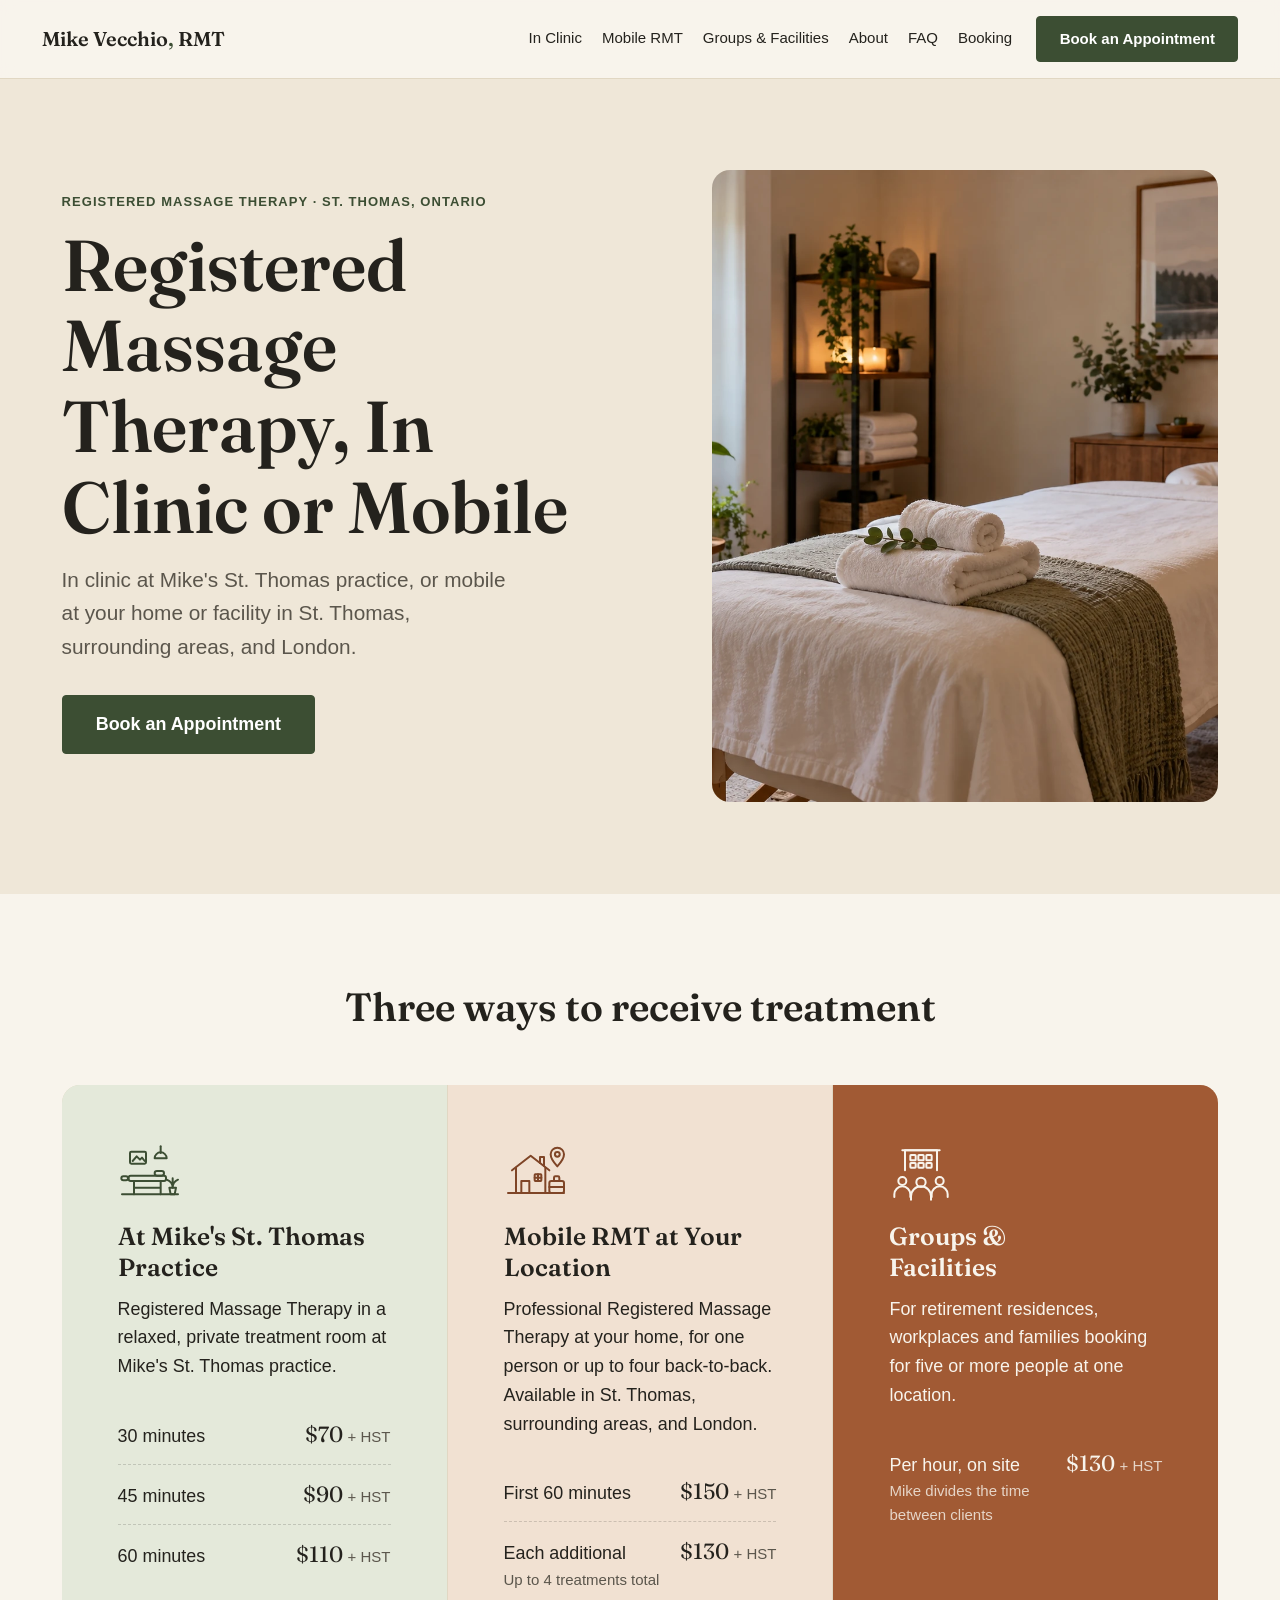
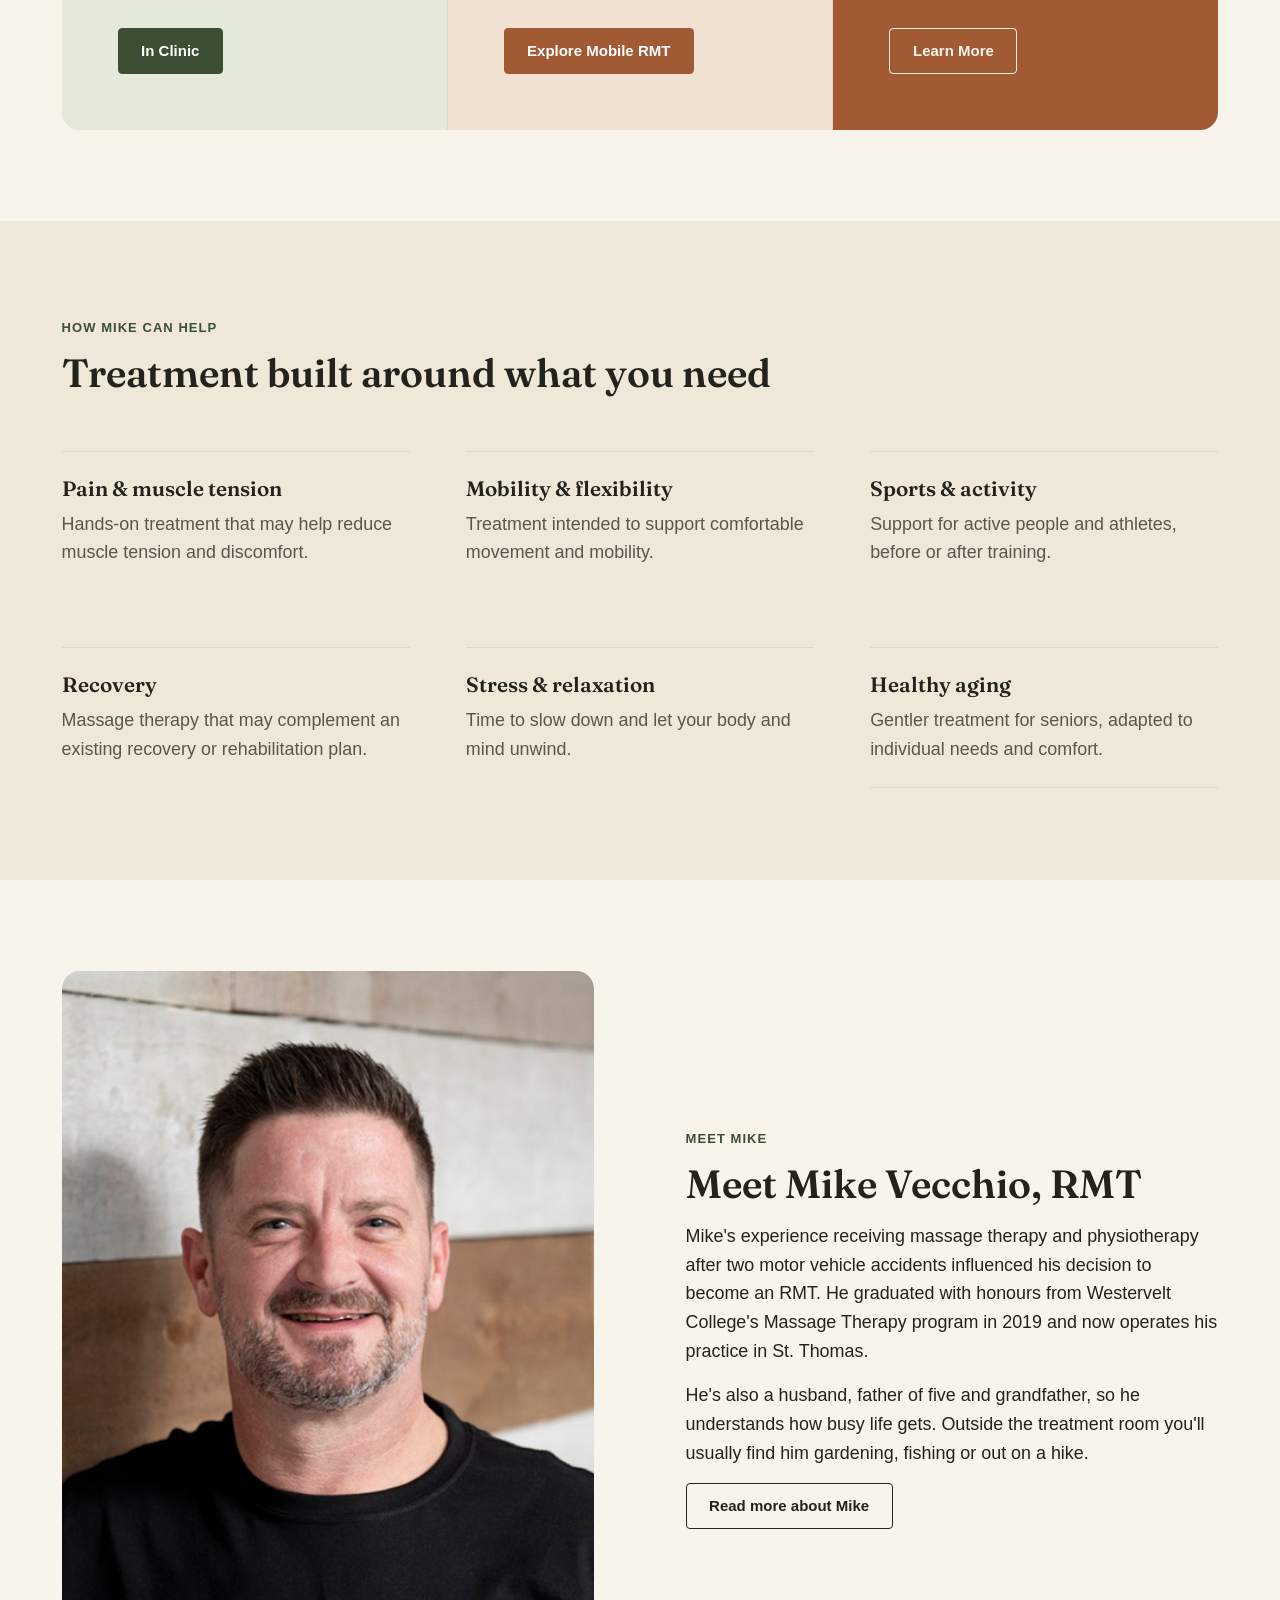
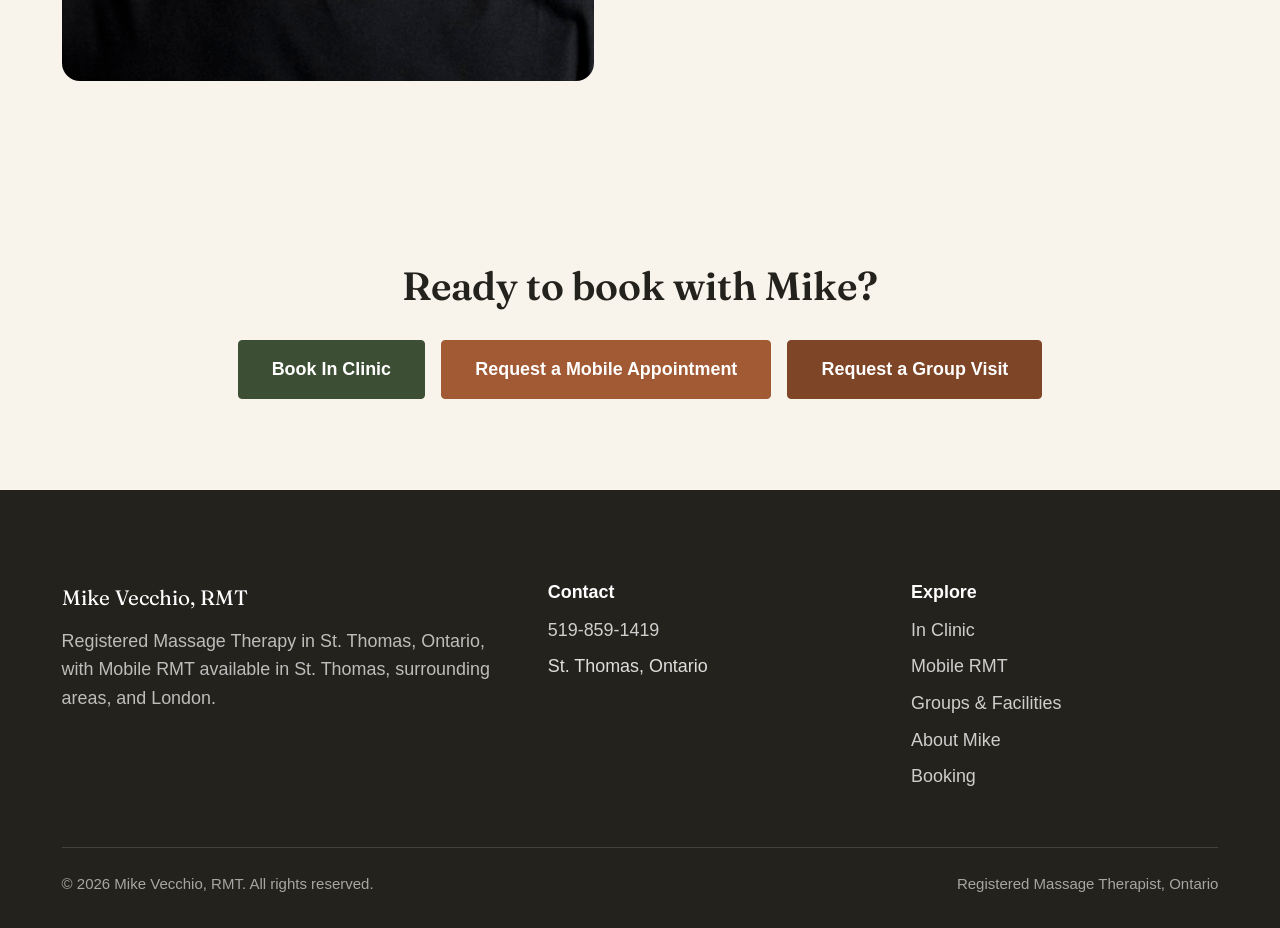
<file: index.html>
<!DOCTYPE html>
<html lang="en-CA">
<head>
<meta charset="utf-8" />
<meta name="viewport" content="width=device-width, initial-scale=1" />
<title>Mike Vecchio, RMT | Massage Therapy St. Thomas</title>
<meta name="description" content="Registered Massage Therapy with Mike Vecchio in St. Thomas, Ontario. Practice appointments and Mobile RMT in St. Thomas, surrounding areas, and London." />
<link rel="canonical" href="https://www.mikevecchiormt.ca/" />
<meta name="robots" content="index, follow, max-image-preview:large, max-snippet:-1" />
<meta name="theme-color" content="#3C4E33" />

<link rel="icon" href="/favicon.png" />
<link rel="apple-touch-icon" href="/favicon.png" />

<!-- Open Graph / social sharing -->
<meta property="og:type" content="website" />
<meta property="og:site_name" content="Mike Vecchio, RMT" />
<meta property="og:locale" content="en_CA" />
<meta property="og:url" content="https://www.mikevecchiormt.ca/" />
<meta property="og:title" content="Mike Vecchio, RMT | Massage Therapy St. Thomas" />
<meta property="og:description" content="Registered Massage Therapy at Mike's St. Thomas practice, with Mobile RMT available in St. Thomas, surrounding areas, and London." />
<meta property="og:image" content="https://www.mikevecchiormt.ca/images/mike-portrait-placeholder.jpg" />
<meta property="og:image:width" content="474" />
<meta property="og:image:height" content="600" />
<meta property="og:image:alt" content="Mike Vecchio, Registered Massage Therapist" />
<meta name="twitter:card" content="summary_large_image" />
<meta name="twitter:title" content="Mike Vecchio, RMT | Massage Therapy St. Thomas" />
<meta name="twitter:description" content="Registered Massage Therapy at Mike's St. Thomas practice, with Mobile RMT available in St. Thomas, surrounding areas, and London." />
<meta name="twitter:image" content="https://www.mikevecchiormt.ca/images/mike-portrait-placeholder.jpg" />

<link rel="preconnect" href="https://fonts.googleapis.com" />
<link rel="preconnect" href="https://fonts.gstatic.com" crossorigin />
<link rel="preload" as="image" href="/images/treatment-room.webp" fetchpriority="high" />
<link rel="stylesheet" href="https://fonts.googleapis.com/css2?family=Fraunces:ital,wght@0,500;0,600;0,700;1,500&display=swap" />
<link rel="stylesheet" href="/css/styles.css?v=20260924-11" />

<script type="application/ld+json">
{
  "@context": "https://schema.org",
  "@graph": [
    {
      "@type": "HealthAndBeautyBusiness",
      "@id": "https://www.mikevecchiormt.ca/#business",
      "name": "Mike Vecchio, RMT",
      "description": "Registered Massage Therapy in St. Thomas, Ontario, with Mobile RMT visits available in St. Thomas, surrounding areas, and London.",
      "url": "https://www.mikevecchiormt.ca/",
      "telephone": "+1-519-859-1419",
      "image": "https://www.mikevecchiormt.ca/images/mike-portrait-placeholder.jpg",
      "priceRange": "$70-$150",
      "currenciesAccepted": "CAD",
      "address": {
        "@type": "PostalAddress",
        "addressLocality": "St. Thomas",
        "addressRegion": "ON",
        "addressCountry": "CA"
      },
      "areaServed": [
        {
          "@type": "City",
          "name": "St. Thomas, Ontario"
        },
        {
          "@type": "Place",
          "name": "London, Ontario"
        },
        {
          "@type": "Place",
          "name": "White Oaks, London, Ontario"
        }
      ],
      "founder": {
        "@id": "https://www.mikevecchiormt.ca/#mike"
      },
      "employee": {
        "@id": "https://www.mikevecchiormt.ca/#mike"
      },
      "potentialAction": {
        "@type": "ReserveAction",
        "name": "Book an appointment",
        "target": {
          "@type": "EntryPoint",
          "urlTemplate": "https://mikevecchiormt.clinicsense.com/book",
          "inLanguage": "en-CA",
          "actionPlatform": [
            "http://schema.org/DesktopWebPlatform",
            "http://schema.org/MobileWebPlatform"
          ]
        }
      },
      "hasOfferCatalog": {
        "@type": "OfferCatalog",
        "name": "Registered massage therapy services",
        "itemListElement": [
          {
            "@type": "Offer",
            "priceCurrency": "CAD",
            "price": "70",
            "itemOffered": {
              "@type": "Service",
              "name": "30 minute massage therapy treatment",
              "serviceType": "Massage therapy",
              "areaServed": "St. Thomas, Ontario"
            }
          },
          {
            "@type": "Offer",
            "priceCurrency": "CAD",
            "price": "90",
            "itemOffered": {
              "@type": "Service",
              "name": "45 minute massage therapy treatment",
              "serviceType": "Massage therapy",
              "areaServed": "St. Thomas, Ontario"
            }
          },
          {
            "@type": "Offer",
            "priceCurrency": "CAD",
            "price": "110",
            "itemOffered": {
              "@type": "Service",
              "name": "60 minute massage therapy treatment",
              "serviceType": "Massage therapy",
              "areaServed": "St. Thomas, Ontario"
            }
          },
          {
            "@type": "Offer",
            "priceCurrency": "CAD",
            "price": "150",
            "itemOffered": {
              "@type": "Service",
              "name": "60 minute Mobile Registered Massage Therapy visit",
              "serviceType": "Mobile massage therapy",
              "areaServed": [
                "St. Thomas, Ontario",
                "London, Ontario",
                "White Oaks, London, Ontario"
              ]
            }
          }
        ]
      }
    },
    {
      "@type": "Person",
      "@id": "https://www.mikevecchiormt.ca/#mike",
      "name": "Mike Vecchio",
      "jobTitle": "Registered Massage Therapist",
      "image": "https://www.mikevecchiormt.ca/images/mike-portrait-placeholder.jpg",
      "url": "https://www.mikevecchiormt.ca/about/",
      "telephone": "+1-519-859-1419",
      "alumniOf": {
        "@type": "EducationalOrganization",
        "name": "Westervelt College"
      },
      "worksFor": {
        "@id": "https://www.mikevecchiormt.ca/#business"
      }
    },
    {
      "@type": "WebSite",
      "@id": "https://www.mikevecchiormt.ca/#website",
      "url": "https://www.mikevecchiormt.ca/",
      "name": "Mike Vecchio, RMT",
      "inLanguage": "en-CA",
      "publisher": {
        "@id": "https://www.mikevecchiormt.ca/#business"
      }
    }
  ]
}
</script>

<script async src="https://www.googletagmanager.com/gtag/js?id=G-G4RWERL1EK"></script>
<script>
  window.dataLayer = window.dataLayer || [];
  function gtag(){dataLayer.push(arguments);}
  gtag('js', new Date());
  gtag('config', 'G-G4RWERL1EK');
</script>
</head>
<body>
<a class="skip-link" href="#main">Skip to content</a>

<header class="site-header">
  <div class="container site-header__bar">
    <a class="wordmark" href="/">Mike Vecchio<span>,</span> RMT</a>
    <nav class="nav-primary" aria-label="Primary">
      <div class="nav-menu" id="nav-menu">
        <ul class="nav-links">
          <li><a href="/massage-therapy/">In Clinic</a></li>
          <li><a href="/mobile-rmt/">Mobile RMT</a></li>
          <li><a href="/groups-facilities/">Groups &amp; Facilities</a></li>
          <li><a href="/about/">About</a></li>
          <li><a href="/faq/">FAQ</a></li>
          <li><a href="/booking/">Booking</a></li>
        </ul>
        <div class="nav-actions">
          <a class="btn btn--primary" href="/booking/" data-analytics-event="booking_click" data-analytics-location="nav">Book an Appointment</a>
        </div>
      </div>
      <button class="nav-toggle" type="button" aria-expanded="false" aria-controls="nav-menu" aria-label="Open menu">
        <svg class="icon-open" viewBox="0 0 24 24" fill="none" stroke="currentColor" stroke-width="2" aria-hidden="true"><path d="M4 6h16M4 12h16M4 18h16" stroke-linecap="round"/></svg>
        <svg class="icon-close" viewBox="0 0 24 24" fill="none" stroke="currentColor" stroke-width="2" aria-hidden="true"><path d="M6 6l12 12M18 6L6 18" stroke-linecap="round"/></svg>
      </button>
    </nav>
  </div>
</header>

<main id="main">

  <!-- HERO -->
  <section class="hero section--alt">
    <div class="container">
      <div class="hero__grid">
        <div>
          <p class="eyebrow hero__eyebrow">Registered Massage Therapy · St. Thomas, Ontario</p>
          <h1>Registered Massage Therapy, In Clinic or Mobile</h1>
          <p class="hero__lede">In clinic at Mike's St. Thomas practice, or mobile at your home or facility in St. Thomas, surrounding areas, and London.</p>
          <div class="hero__actions">
            <a class="btn btn--primary btn--lg" href="/booking/#practice" data-analytics-event="booking_click" data-analytics-location="hero">Book an Appointment</a>
          </div>
        </div>
        <div class="hero__media">
          <img src="/images/treatment-room.webp" width="1448" height="1086" alt="A calm massage therapy treatment room with a massage table, fresh towels, plants, and warm lighting" fetchpriority="high" decoding="async" />
        </div>
      </div>
    </div>
  </section>

  <!-- THREE WAYS TO SEE MIKE -->
  <section class="section container" data-reveal>
    <div class="section-head section-head--center">
      <h2>Three ways to receive treatment</h2>
    </div>
    <div class="two-ways two-ways--3">
      <div class="way way--forest">
        <svg class="way__icon" viewBox="0 0 48 48" fill="none" stroke="currentColor" stroke-width="1.5" stroke-linecap="round" stroke-linejoin="round" aria-hidden="true"><path d="M32 4v5"/><path d="M27.5 13a4.5 4.5 0 0 1 9 0z"/><rect x="9" y="8" width="12" height="9" rx="1"/><path d="M11 15l3-3.5 2.5 2.5 1.5-1.5 2 2.5"/><rect x="8" y="26" width="28" height="4" rx="1.5"/><rect x="2.5" y="26.5" width="5" height="3" rx="1.5"/><rect x="27.5" y="22.5" width="7" height="3.5" rx="1.75"/><path d="M12 30v10M32 30v10M12 35h20"/><path d="M38.5 35h5l-1 5h-3z"/><path d="M41 35v-7M41 35c0-3-2-5-4.5-6M41 35c0-3 1.5-5 4-6"/><path d="M3 40h42"/></svg>
        <h3>At Mike's St. Thomas Practice</h3>
        <p>Registered Massage Therapy in a relaxed, private treatment room at Mike's St. Thomas practice.</p>
        <ul class="way__prices">
          <li><span>30 minutes</span><span class="way__prices-amount">$70<small>+ HST</small></span></li>
          <li><span>45 minutes</span><span class="way__prices-amount">$90<small>+ HST</small></span></li>
          <li><span>60 minutes</span><span class="way__prices-amount">$110<small>+ HST</small></span></li>
        </ul>
        <div class="way__actions">
          <a class="btn btn--primary" href="/massage-therapy/" data-analytics-event="practice_service_click" data-analytics-location="two_ways_practice">In Clinic</a>
        </div>
      </div>
      <div class="way way--clay">
        <svg class="way__icon" viewBox="0 0 48 48" fill="none" stroke="currentColor" stroke-width="1.5" stroke-linecap="round" stroke-linejoin="round" aria-hidden="true"><path d="M6 22L20 11l14 11"/><path d="M27 16.5V12h3v6.8"/><path d="M9 20v19h22V20"/><path d="M13 39v-9h6v9"/><rect x="23" y="25" width="5" height="5" rx="0.5"/><path d="M25.5 25v5M23 27.5h5"/><rect x="34" y="30" width="11" height="9" rx="1.5"/><path d="M37.5 30v-2.5a1 1 0 0 1 1-1h2a1 1 0 0 1 1 1V30"/><path d="M34 34.5h11"/><path d="M40 19s-5-5.2-5-9a5 5 0 0 1 10 0c0 3.8-5 9-5 9z"/><circle cx="40" cy="10" r="1.8"/><path d="M3 39h42"/></svg>
        <h3>Mobile RMT at Your Location</h3>
        <p>Professional Registered Massage Therapy at your home, for one person or up to four back-to-back. Available in St. Thomas, surrounding areas, and London.</p>
        <ul class="way__prices">
          <li><span>First 60 minutes</span><span class="way__prices-amount">$150<small>+ HST</small></span></li>
          <li><span>Each additional<small>Up to 4 treatments total</small></span><span class="way__prices-amount">$130<small>+ HST</small></span></li>
        </ul>
        <div class="way__actions">
          <a class="btn btn--clay" href="/mobile-rmt/" data-analytics-event="mobile_cta_click" data-analytics-location="two_ways_mobile">Explore Mobile RMT</a>
        </div>
      </div>
      <div class="way way--clay-deep">
        <svg class="way__icon" viewBox="0 0 48 48" fill="none" stroke="currentColor" stroke-width="1.5" stroke-linecap="round" stroke-linejoin="round" aria-hidden="true"><path d="M10 7h28"/><path d="M12 22V7h24v15"/><rect x="16" y="10.5" width="4" height="4" rx="0.5"/><rect x="22" y="10.5" width="4" height="4" rx="0.5"/><rect x="28" y="10.5" width="4" height="4" rx="0.5"/><rect x="16" y="16.5" width="4" height="3.5" rx="0.5"/><rect x="22" y="16.5" width="4" height="3.5" rx="0.5"/><rect x="28" y="16.5" width="4" height="3.5" rx="0.5"/><circle cx="10" cy="30" r="3"/><path d="M4 42v-2a6 6 0 0 1 12 0v2"/><circle cx="38" cy="30" r="3"/><path d="M32 42v-2a6 6 0 0 1 12 0v2"/><circle cx="24" cy="31" r="3.5"/><path d="M16.5 44v-2.5a7.5 7.5 0 0 1 15 0V44"/></svg>
        <h3>Groups &amp;<br />Facilities</h3>
        <p>For retirement residences, workplaces and families booking for five or more people at one location.</p>
        <ul class="way__prices">
          <li><span>Per hour, on site<small>Mike divides the time between clients</small></span><span class="way__prices-amount">$130<small>+ HST</small></span></li>
        </ul>
        <div class="way__actions">
          <a class="btn btn--outline" href="/groups-facilities/" data-analytics-event="facility_cta_click" data-analytics-location="two_ways_groups">Learn More</a>
        </div>
      </div>
    </div>
  </section>

  <!-- HOW MIKE CAN HELP -->
  <section class="section section--alt" data-reveal>
    <div class="container">
      <div class="section-head section-head--wide">
        <p class="eyebrow">How Mike can help</p>
        <h2>Treatment built around what you need</h2>
      </div>
      <div class="help-grid grid grid--3">
        <div class="help-item">
          <h3>Pain &amp; muscle tension</h3>
          <p>Hands-on treatment that may help reduce muscle tension and discomfort.</p>
        </div>
        <div class="help-item">
          <h3>Mobility &amp; flexibility</h3>
          <p>Treatment intended to support comfortable movement and mobility.</p>
        </div>
        <div class="help-item">
          <h3>Sports &amp; activity</h3>
          <p>Support for active people and athletes, before or after training.</p>
        </div>
        <div class="help-item">
          <h3>Recovery</h3>
          <p>Massage therapy that may complement an existing recovery or rehabilitation plan.</p>
        </div>
        <div class="help-item">
          <h3>Stress &amp; relaxation</h3>
          <p>Time to slow down and let your body and mind unwind.</p>
        </div>
        <div class="help-item">
          <h3>Healthy aging</h3>
          <p>Gentler treatment for seniors, adapted to individual needs and comfort.</p>
        </div>
      </div>
    </div>
  </section>

  <!-- MEET MIKE -->
  <section class="section container" data-reveal>
    <div class="feature feature--reverse">
      <div class="about-portrait">
        <img src="/images/mike-portrait-placeholder.jpg" width="474" height="600" alt="Portrait of Mike Vecchio, Registered Massage Therapist" loading="lazy" decoding="async" />
      </div>
      <div>
        <p class="eyebrow">Meet Mike</p>
        <h2>Meet Mike Vecchio, RMT</h2>
        <p>Mike's experience receiving massage therapy and physiotherapy after two motor vehicle accidents influenced his decision to become an RMT. He graduated with honours from Westervelt College's Massage Therapy program in 2019 and now operates his practice in St. Thomas.</p>
        <p>He's also a husband, father of five and grandfather, so he understands how busy life gets. Outside the treatment room you'll usually find him gardening, fishing or out on a hike.</p>
        <a class="btn btn--outline" href="/about/">Read more about Mike</a>
      </div>
    </div>
  </section>

  <!-- FINAL CTA -->
  <section class="section final-cta container" data-reveal>
    <h2>Ready to book with Mike?</h2>
    <div class="final-cta__actions">
      <a class="btn btn--primary btn--lg" href="/booking/#practice" data-analytics-event="booking_click" data-analytics-location="final_cta">Book In Clinic</a>
      <a class="btn btn--clay btn--lg" href="/booking/#mobile-request" data-analytics-event="mobile_cta_click" data-analytics-location="final_cta">Request a Mobile Appointment</a>
      <a class="btn btn--clay-deep btn--lg" href="/booking/#facility" data-analytics-event="facility_cta_click" data-analytics-location="final_cta">Request a Group Visit</a>
    </div>
  </section>

</main>

<div class="sticky-cta" aria-hidden="false">
  <a class="btn btn--primary" href="/booking/#practice" data-analytics-event="booking_click" data-analytics-location="sticky_bar">Book an Appointment</a>
  <a class="btn btn--clay" href="/booking/#mobile-request" data-analytics-event="mobile_cta_click" data-analytics-location="sticky_bar">Request Mobile Visit</a>
</div>

<footer class="site-footer">
  <div class="container">
    <div class="footer-grid">
      <div>
        <div class="footer-wordmark">Mike Vecchio, RMT</div>
        <p>Registered Massage Therapy in St. Thomas, Ontario, with Mobile RMT available in St. Thomas, surrounding areas, and London.</p>
      </div>
      <div>
        <h3>Contact</h3>
        <ul class="footer-links">
          <li><a href="tel:+15198591419" data-analytics-event="phone_click" data-analytics-location="footer">519-859-1419</a></li>
          <li>St. Thomas, Ontario</li>
        </ul>
      </div>
      <div>
        <h3>Explore</h3>
        <ul class="footer-links">
          <li><a href="/massage-therapy/">In Clinic</a></li>
          <li><a href="/mobile-rmt/">Mobile RMT</a></li>
          <li><a href="/groups-facilities/">Groups &amp; Facilities</a></li>
          <li><a href="/about/">About Mike</a></li>
          <li><a href="/booking/">Booking</a></li>
        </ul>
      </div>
    </div>
    <div class="footer-bottom">
      <span>&copy; <span id="footer-year">2026</span> Mike Vecchio, RMT. All rights reserved.</span>
      <span>Registered Massage Therapist, Ontario</span>
    </div>
  </div>
</footer>

<script src="/js/analytics.js"></script>
<script src="/js/main.js"></script>
</body>
</html>
</file>
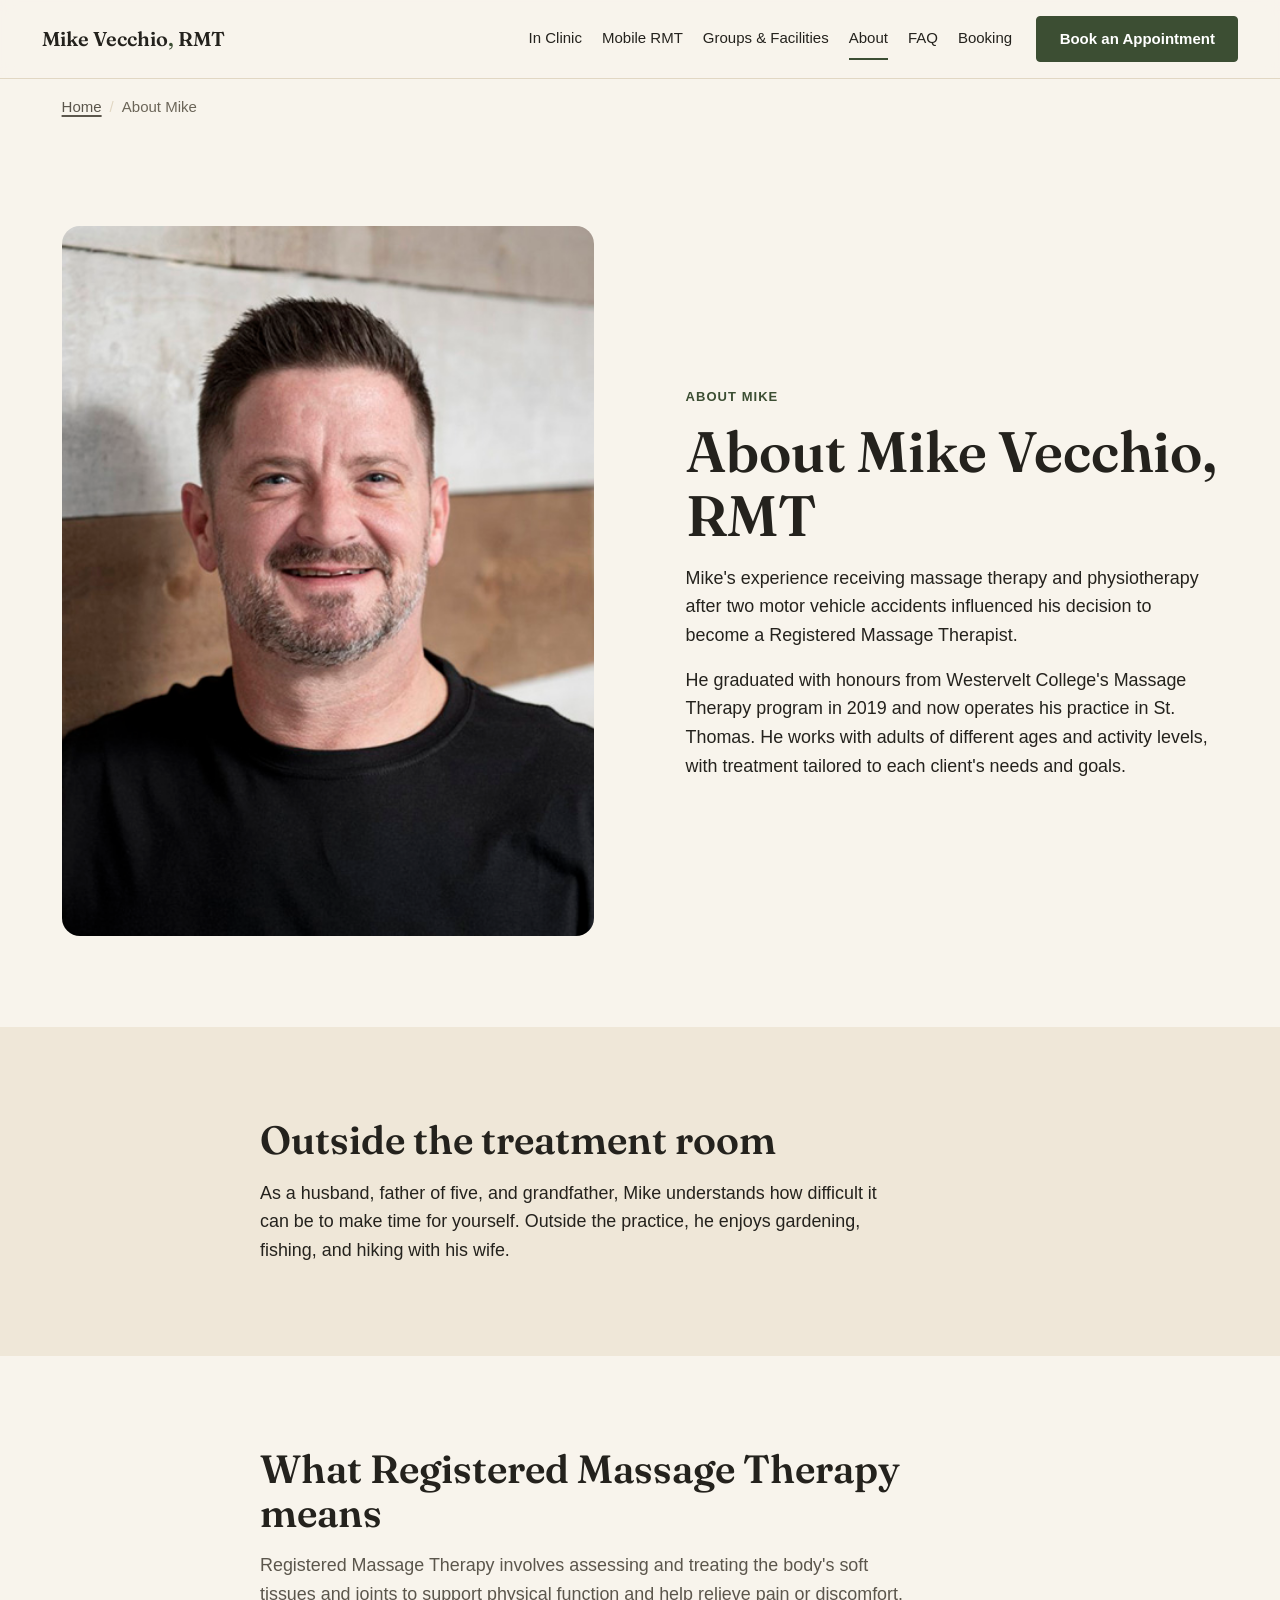
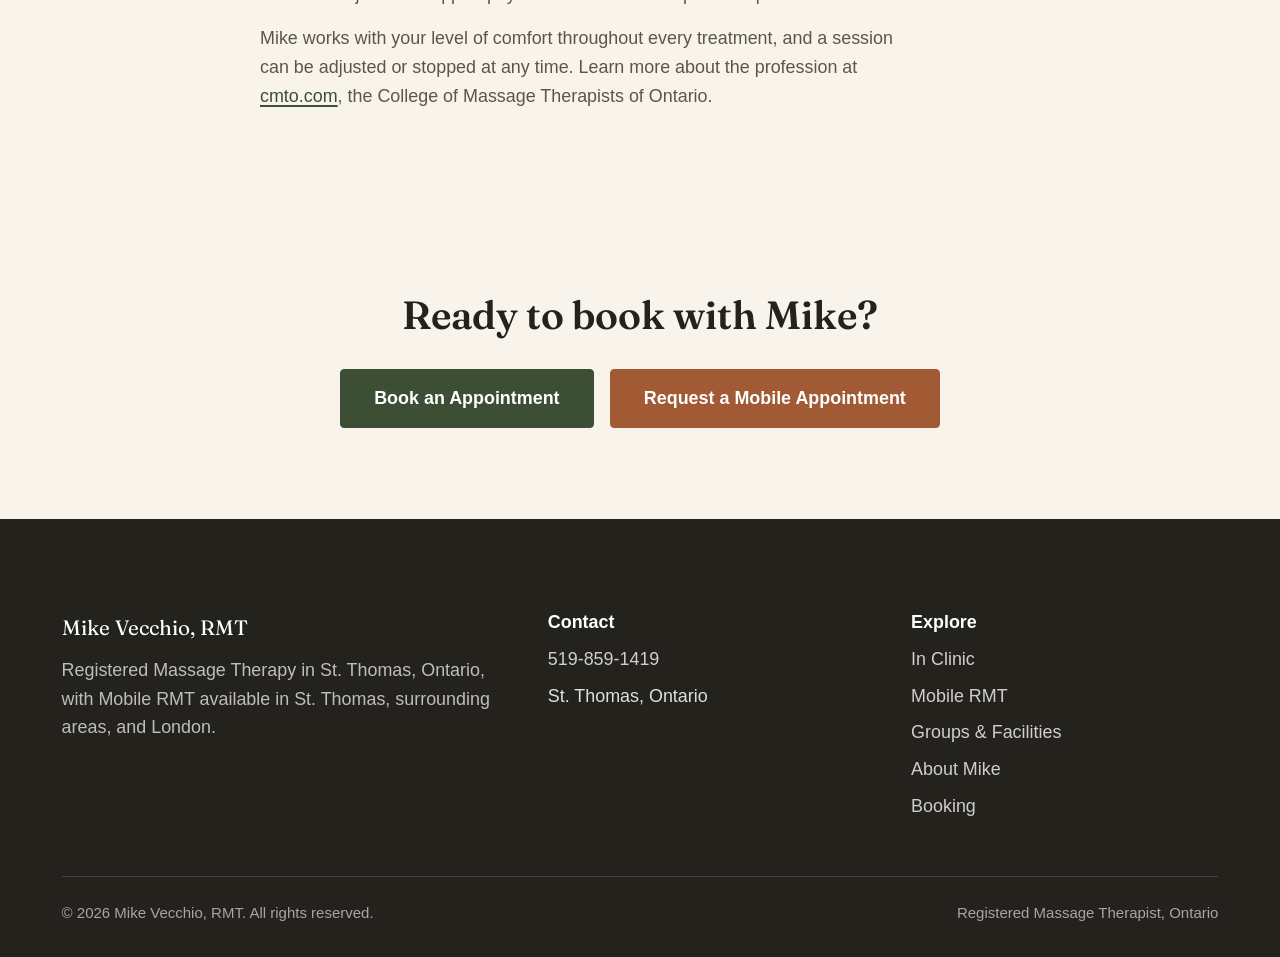
<file: about/index.html>
<!DOCTYPE html>
<html lang="en-CA">
<head>
<meta charset="utf-8" />
<meta name="viewport" content="width=device-width, initial-scale=1" />
<title>About Mike Vecchio, RMT | St. Thomas, Ontario</title>
<meta name="description" content="Meet Mike Vecchio, a Registered Massage Therapist in St. Thomas, Ontario who graduated with honours in 2019. Learn about his training and approach." />
<link rel="canonical" href="https://www.mikevecchiormt.ca/about/" />
<meta name="robots" content="index, follow, max-image-preview:large, max-snippet:-1" />
<meta name="theme-color" content="#3C4E33" />

<link rel="icon" href="/favicon.png" />
<link rel="apple-touch-icon" href="/favicon.png" />

<meta property="og:type" content="profile" />
<meta property="og:site_name" content="Mike Vecchio, RMT" />
<meta property="og:locale" content="en_CA" />
<meta property="og:url" content="https://www.mikevecchiormt.ca/about/" />
<meta property="og:title" content="About Mike Vecchio, Registered Massage Therapist" />
<meta property="og:description" content="Meet Mike Vecchio, a Registered Massage Therapist in St. Thomas, Ontario who graduated with honours in 2019." />
<meta property="og:image" content="https://www.mikevecchiormt.ca/images/mike-portrait-placeholder.jpg" />
<meta name="twitter:card" content="summary_large_image" />
<meta name="twitter:title" content="About Mike Vecchio, Registered Massage Therapist" />
<meta name="twitter:description" content="Meet Mike Vecchio, a Registered Massage Therapist in St. Thomas, Ontario who graduated with honours in 2019." />
<meta name="twitter:image" content="https://www.mikevecchiormt.ca/images/mike-portrait-placeholder.jpg" />

<link rel="preconnect" href="https://fonts.googleapis.com" />
<link rel="preconnect" href="https://fonts.gstatic.com" crossorigin />
<link rel="stylesheet" href="https://fonts.googleapis.com/css2?family=Fraunces:ital,wght@0,500;0,600;0,700;1,500&display=swap" />
<link rel="stylesheet" href="/css/styles.css?v=20260924-11" />

<script type="application/ld+json">
{
  "@context": "https://schema.org",
  "@graph": [
    {
      "@type": "BreadcrumbList",
      "itemListElement": [
        { "@type": "ListItem", "position": 1, "name": "Home", "item": "https://www.mikevecchiormt.ca/" },
        { "@type": "ListItem", "position": 2, "name": "About Mike", "item": "https://www.mikevecchiormt.ca/about/" }
      ]
    },
    {
      "@type": "Person",
      "name": "Mike Vecchio",
      "jobTitle": "Registered Massage Therapist",
      "image": "https://www.mikevecchiormt.ca/images/mike-portrait-placeholder.jpg",
      "url": "https://www.mikevecchiormt.ca/about/",
      "telephone": "+1-519-859-1419",
      "alumniOf": { "@type": "EducationalOrganization", "name": "Westervelt College" },
      "worksFor": { "@id": "https://www.mikevecchiormt.ca/#business" }
    }
  ]
}
</script>
<script async src="https://www.googletagmanager.com/gtag/js?id=G-G4RWERL1EK"></script>
<script>
  window.dataLayer = window.dataLayer || [];
  function gtag(){dataLayer.push(arguments);}
  gtag('js', new Date());
  gtag('config', 'G-G4RWERL1EK');
</script>
</head>
<body>
<a class="skip-link" href="#main">Skip to content</a>

<header class="site-header">
  <div class="container site-header__bar">
    <a class="wordmark" href="/">Mike Vecchio<span>,</span> RMT</a>
    <nav class="nav-primary" aria-label="Primary">
      <div class="nav-menu" id="nav-menu">
        <ul class="nav-links">
          <li><a href="/massage-therapy/">In Clinic</a></li>
          <li><a href="/mobile-rmt/">Mobile RMT</a></li>
          <li><a href="/groups-facilities/">Groups &amp; Facilities</a></li>
          <li><a href="/about/" aria-current="page">About</a></li>
          <li><a href="/faq/">FAQ</a></li>
          <li><a href="/booking/">Booking</a></li>
        </ul>
        <div class="nav-actions">
          <a class="btn btn--primary" href="/booking/" data-analytics-event="booking_click" data-analytics-location="nav">Book an Appointment</a>
        </div>
      </div>
      <button class="nav-toggle" type="button" aria-expanded="false" aria-controls="nav-menu" aria-label="Open menu">
        <svg class="icon-open" viewBox="0 0 24 24" fill="none" stroke="currentColor" stroke-width="2" aria-hidden="true"><path d="M4 6h16M4 12h16M4 18h16" stroke-linecap="round"/></svg>
        <svg class="icon-close" viewBox="0 0 24 24" fill="none" stroke="currentColor" stroke-width="2" aria-hidden="true"><path d="M6 6l12 12M18 6L6 18" stroke-linecap="round"/></svg>
      </button>
    </nav>
  </div>
</header>

<main id="main">
  <nav class="breadcrumbs container" aria-label="Breadcrumb">
    <ol><li><a href="/">Home</a></li><li>About Mike</li></ol>
  </nav>

  <section class="section container" data-reveal>
    <div class="feature">
      <div class="about-portrait">
        <img src="/images/mike-portrait-placeholder.jpg" width="474" height="600" alt="Portrait of Mike Vecchio, Registered Massage Therapist" fetchpriority="high" decoding="async" />
      </div>
      <div>
        <p class="eyebrow">About Mike</p>
        <h1>About Mike Vecchio, RMT</h1>
        <p>Mike's experience receiving massage therapy and physiotherapy after two motor vehicle accidents influenced his decision to become a Registered Massage Therapist.</p>
        <p>He graduated with honours from Westervelt College's Massage Therapy program in 2019 and now operates his practice in St. Thomas. He works with adults of different ages and activity levels, with treatment tailored to each client's needs and goals.</p>
      </div>
    </div>
  </section>

  <section class="section section--alt" data-reveal>
    <div class="container">
      <div class="container--narrow" style="margin-inline:auto;">
        <h2>Outside the treatment room</h2>
        <p>As a husband, father of five, and grandfather, Mike understands how difficult it can be to make time for yourself. Outside the practice, he enjoys gardening, fishing, and hiking with his wife.</p>
      </div>
    </div>
  </section>

  <section class="section container" data-reveal>
    <div class="container--narrow" style="margin-inline:auto;">
      <h2>What Registered Massage Therapy means</h2>
      <p class="text-soft">Registered Massage Therapy involves assessing and treating the body's soft tissues and joints to support physical function and help relieve pain or discomfort.</p>
      <p class="text-soft">Mike works with your level of comfort throughout every treatment, and a session can be adjusted or stopped at any time. Learn more about the profession at <a href="https://www.cmto.com" target="_blank" rel="noopener noreferrer">cmto.com</a>, the College of Massage Therapists of Ontario.</p>
    </div>
  </section>

  <section class="section final-cta container" data-reveal>
    <h2>Ready to book with Mike?</h2>
    <div class="final-cta__actions">
      <a class="btn btn--primary btn--lg" href="/booking/#practice" data-analytics-event="booking_click" data-analytics-location="about_final_cta">Book an Appointment</a>
      <a class="btn btn--clay btn--lg" href="/booking/#mobile-request" data-analytics-event="mobile_cta_click" data-analytics-location="about_final_cta">Request a Mobile Appointment</a>
    </div>
  </section>
</main>

<div class="sticky-cta" aria-hidden="false">
  <a class="btn btn--primary" href="/booking/#practice" data-analytics-event="booking_click" data-analytics-location="sticky_bar">Book an Appointment</a>
  <a class="btn btn--clay" href="/booking/#mobile-request" data-analytics-event="mobile_cta_click" data-analytics-location="sticky_bar">Request Mobile Visit</a>
</div>

<footer class="site-footer">
  <div class="container">
    <div class="footer-grid">
      <div>
        <div class="footer-wordmark">Mike Vecchio, RMT</div>
        <p>Registered Massage Therapy in St. Thomas, Ontario, with Mobile RMT available in St. Thomas, surrounding areas, and London.</p>
      </div>
      <div>
        <h3>Contact</h3>
        <ul class="footer-links">
          <li><a href="tel:+15198591419" data-analytics-event="phone_click" data-analytics-location="footer">519-859-1419</a></li>
          <li>St. Thomas, Ontario</li>
        </ul>
      </div>
      <div>
        <h3>Explore</h3>
        <ul class="footer-links">
          <li><a href="/massage-therapy/">In Clinic</a></li>
          <li><a href="/mobile-rmt/">Mobile RMT</a></li>
          <li><a href="/groups-facilities/">Groups &amp; Facilities</a></li>
          <li><a href="/about/">About Mike</a></li>
          <li><a href="/booking/">Booking</a></li>
        </ul>
      </div>
    </div>
    <div class="footer-bottom">
      <span>&copy; <span id="footer-year">2026</span> Mike Vecchio, RMT. All rights reserved.</span>
      <span>Registered Massage Therapist, Ontario</span>
    </div>
  </div>
</footer>

<script src="/js/analytics.js"></script>
<script src="/js/main.js"></script>
</body>
</html>
</file>
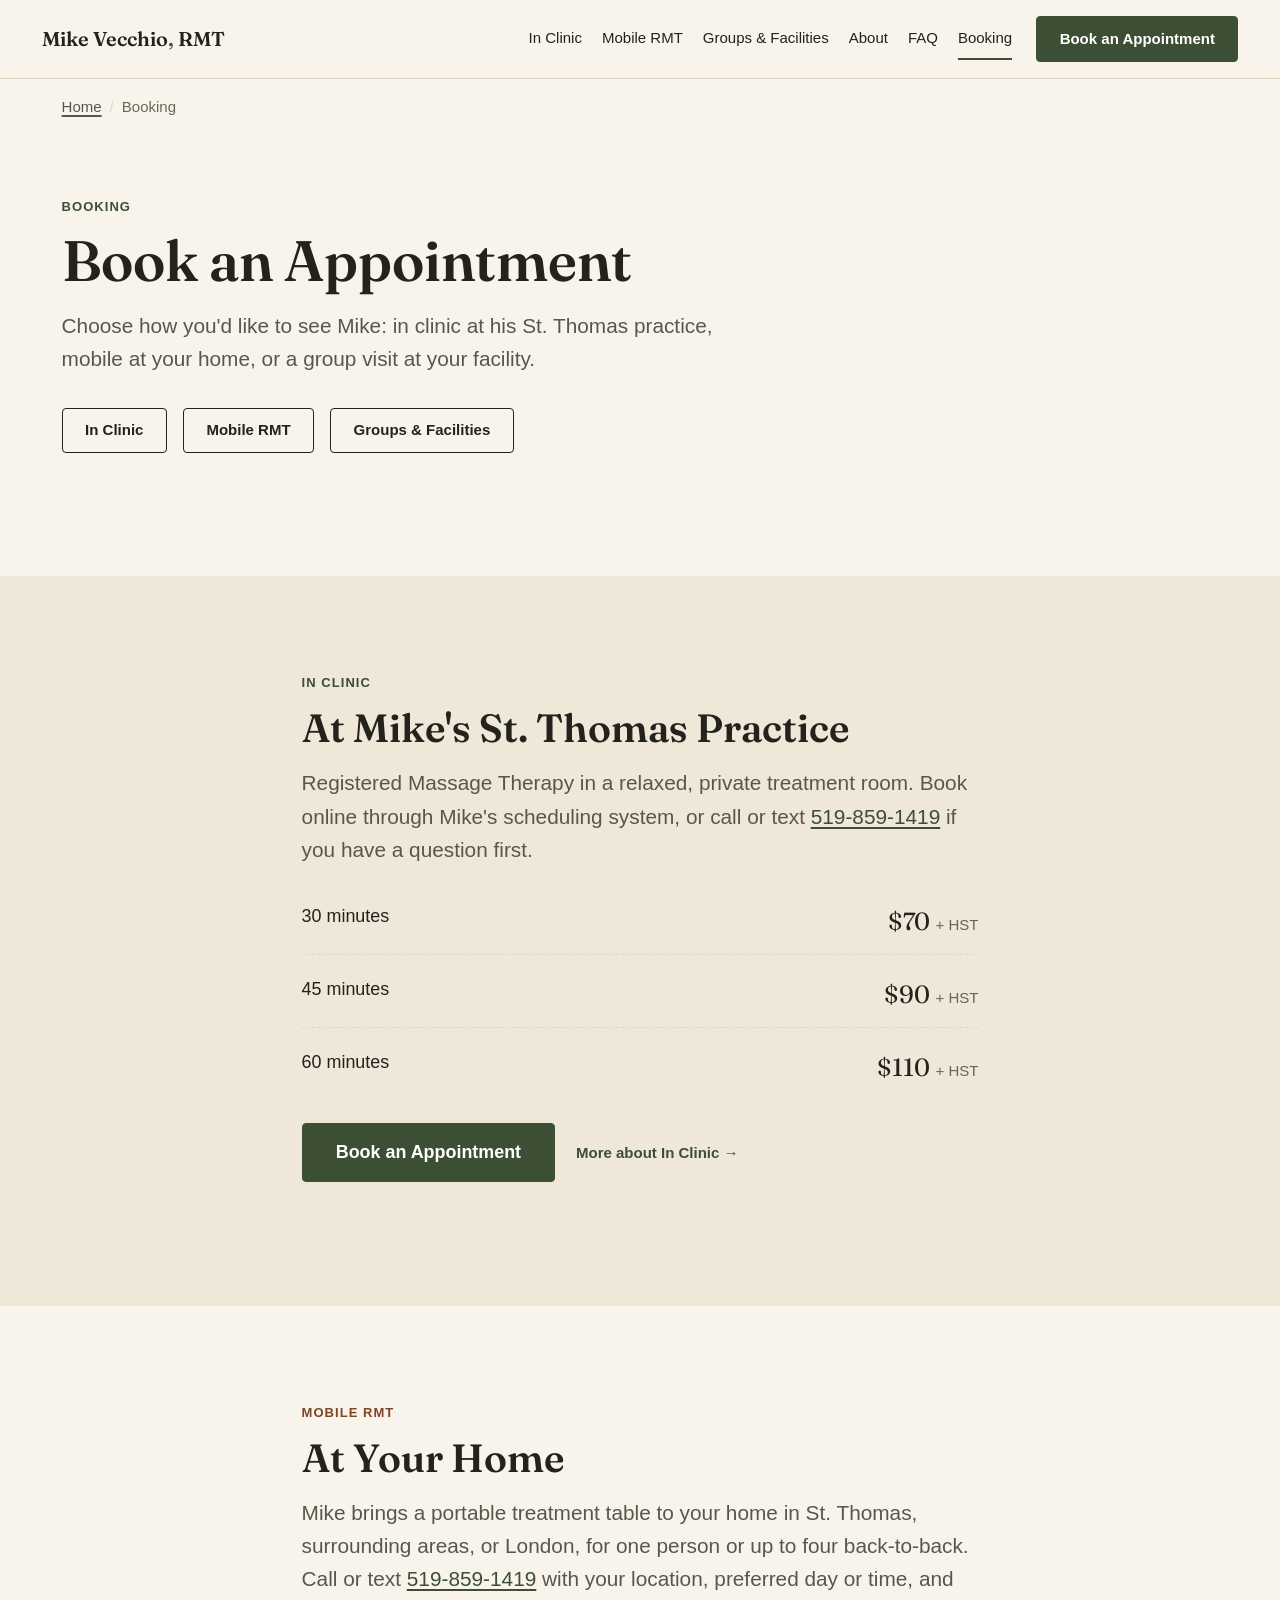
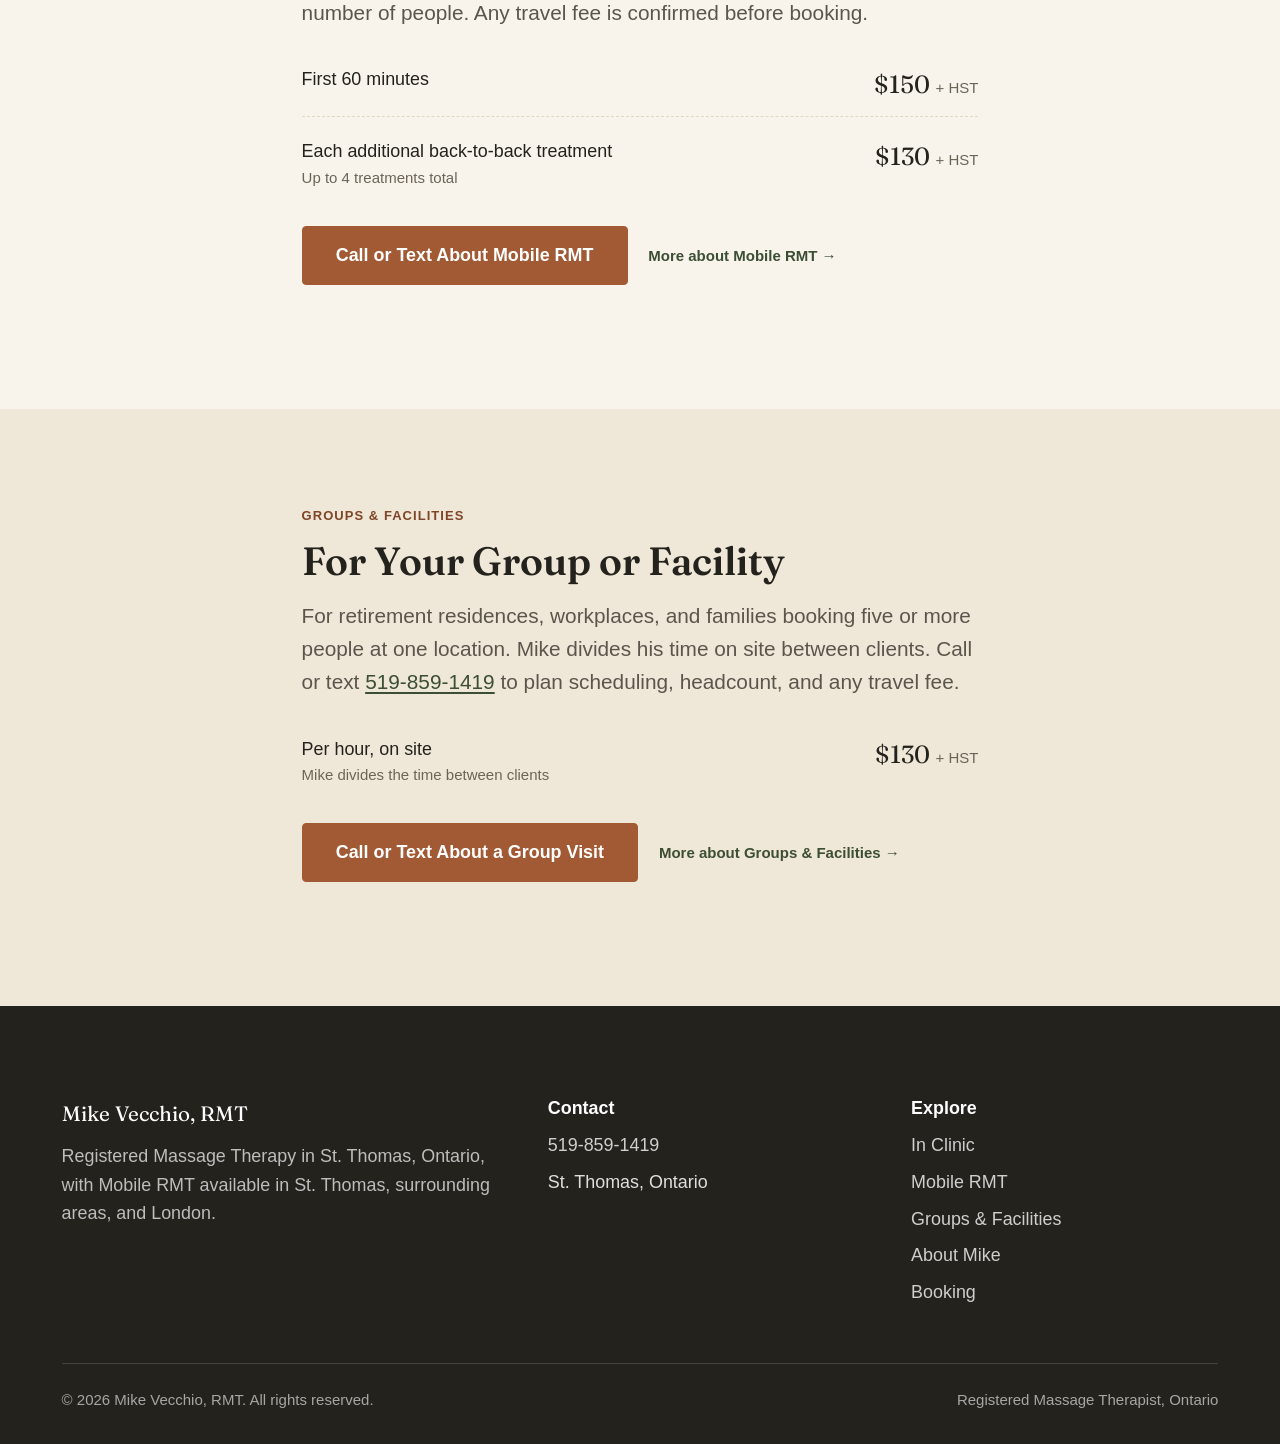
<file: booking/index.html>
<!DOCTYPE html>
<html lang="en-CA">
<head>
<meta charset="utf-8" />
<meta name="viewport" content="width=device-width, initial-scale=1" />
<title>Book an Appointment | Mike Vecchio, RMT</title>
<meta name="description" content="Book a Registered Massage Therapy appointment with Mike Vecchio in St. Thomas, request a Mobile RMT visit, or ask about group and facility bookings." />
<link rel="canonical" href="https://www.mikevecchiormt.ca/booking/" />
<meta name="robots" content="index, follow, max-image-preview:large, max-snippet:-1" />
<meta name="theme-color" content="#3C4E33" />

<link rel="icon" href="/favicon.png" />
<link rel="apple-touch-icon" href="/favicon.png" />

<meta property="og:type" content="website" />
<meta property="og:site_name" content="Mike Vecchio, RMT" />
<meta property="og:locale" content="en_CA" />
<meta property="og:url" content="https://www.mikevecchiormt.ca/booking/" />
<meta property="og:title" content="Book an Appointment | Mike Vecchio, RMT" />
<meta property="og:description" content="Book a practice appointment, request a Mobile RMT visit, or ask about group and facility bookings." />
<meta property="og:image" content="https://www.mikevecchiormt.ca/images/mike-portrait-placeholder.jpg" />
<meta name="twitter:card" content="summary_large_image" />
<meta name="twitter:title" content="Book an Appointment | Mike Vecchio, RMT" />
<meta name="twitter:description" content="Book a practice appointment, request a Mobile RMT visit, or ask about group and facility bookings." />
<meta name="twitter:image" content="https://www.mikevecchiormt.ca/images/mike-portrait-placeholder.jpg" />

<link rel="preconnect" href="https://fonts.googleapis.com" />
<link rel="preconnect" href="https://fonts.gstatic.com" crossorigin />
<link rel="stylesheet" href="https://fonts.googleapis.com/css2?family=Fraunces:ital,wght@0,500;0,600;0,700;1,500&display=swap" />
<link rel="stylesheet" href="/css/styles.css?v=20260924-11" />

<script type="application/ld+json">
{
  "@context": "https://schema.org",
  "@graph": [
    {
      "@type": "BreadcrumbList",
      "itemListElement": [
        { "@type": "ListItem", "position": 1, "name": "Home", "item": "https://www.mikevecchiormt.ca/" },
        { "@type": "ListItem", "position": 2, "name": "Booking", "item": "https://www.mikevecchiormt.ca/booking/" }
      ]
    }
  ]
}
</script>
<script async src="https://www.googletagmanager.com/gtag/js?id=G-G4RWERL1EK"></script>
<script>
  window.dataLayer = window.dataLayer || [];
  function gtag(){dataLayer.push(arguments);}
  gtag('js', new Date());
  gtag('config', 'G-G4RWERL1EK');
</script>
</head>
<body>
<a class="skip-link" href="#main">Skip to content</a>

<header class="site-header">
  <div class="container site-header__bar">
    <a class="wordmark" href="/">Mike Vecchio<span>,</span> RMT</a>
    <nav class="nav-primary" aria-label="Primary">
      <div class="nav-menu" id="nav-menu">
        <ul class="nav-links">
          <li><a href="/massage-therapy/">In Clinic</a></li>
          <li><a href="/mobile-rmt/">Mobile RMT</a></li>
          <li><a href="/groups-facilities/">Groups &amp; Facilities</a></li>
          <li><a href="/about/">About</a></li>
          <li><a href="/faq/">FAQ</a></li>
          <li><a href="/booking/" aria-current="page">Booking</a></li>
        </ul>
        <div class="nav-actions">
          <a class="btn btn--primary" href="/booking/" data-analytics-event="booking_click" data-analytics-location="nav">Book an Appointment</a>
        </div>
      </div>
      <button class="nav-toggle" type="button" aria-expanded="false" aria-controls="nav-menu" aria-label="Open menu">
        <svg class="icon-open" viewBox="0 0 24 24" fill="none" stroke="currentColor" stroke-width="2" aria-hidden="true"><path d="M4 6h16M4 12h16M4 18h16" stroke-linecap="round"/></svg>
        <svg class="icon-close" viewBox="0 0 24 24" fill="none" stroke="currentColor" stroke-width="2" aria-hidden="true"><path d="M6 6l12 12M18 6L6 18" stroke-linecap="round"/></svg>
      </button>
    </nav>
  </div>
</header>

<main id="main">
  <nav class="breadcrumbs container" aria-label="Breadcrumb">
    <ol><li><a href="/">Home</a></li><li>Booking</li></ol>
  </nav>

  <section class="page-hero container">
    <p class="eyebrow">Booking</p>
    <h1>Book an Appointment</h1>
    <p class="lede">Choose how you'd like to see Mike: in clinic at his St. Thomas practice, mobile at your home, or a group visit at your facility.</p>
    <div class="hero__actions" style="margin-top: var(--space-6);">
      <a class="btn btn--outline" href="#practice">In Clinic</a>
      <a class="btn btn--outline" href="#mobile-request">Mobile RMT</a>
      <a class="btn btn--outline" href="#facility">Groups &amp; Facilities</a>
    </div>
  </section>

  <!-- IN CLINIC -->
  <section class="section section--alt" id="practice" data-reveal>
    <div class="container container--narrow">
      <div class="section-head section-head--tight">
        <p class="eyebrow">In Clinic</p>
        <h2>At Mike's St. Thomas Practice</h2>
        <p class="lede">Registered Massage Therapy in a relaxed, private treatment room. Book online through Mike's scheduling system, or call or text <a href="tel:+15198591419">519-859-1419</a> if you have a question first.</p>
      </div>
      <ul class="pricing-list">
        <li class="pricing-row"><span class="pricing-row__label">30 minutes</span><span class="pricing-row__price">$70<small>+ HST</small></span></li>
        <li class="pricing-row"><span class="pricing-row__label">45 minutes</span><span class="pricing-row__price">$90<small>+ HST</small></span></li>
        <li class="pricing-row"><span class="pricing-row__label">60 minutes</span><span class="pricing-row__price">$110<small>+ HST</small></span></li>
      </ul>
      <div class="hero__actions">
        <a class="btn btn--primary btn--lg" href="https://mikevecchiormt.clinicsense.com/book" target="_blank" rel="noopener" data-analytics-event="booking_click" data-analytics-location="booking_practice">Book an Appointment</a>
        <a class="btn btn--ghost" href="/massage-therapy/">More about In Clinic →</a>
      </div>
    </div>
  </section>

  <!-- MOBILE RMT -->
  <section class="section" id="mobile-request" data-reveal>
    <div class="container container--narrow">
      <div class="section-head section-head--tight">
        <p class="eyebrow eyebrow--clay">Mobile RMT</p>
        <h2>At Your Home</h2>
        <p class="lede">Mike brings a portable treatment table to your home in St. Thomas, surrounding areas, or London, for one person or up to four back-to-back. Call or text <a href="tel:+15198591419">519-859-1419</a> with your location, preferred day or time, and number of people. Any travel fee is confirmed before booking.</p>
      </div>
      <ul class="pricing-list">
        <li class="pricing-row"><span class="pricing-row__label">First 60 minutes</span><span class="pricing-row__price">$150<small>+ HST</small></span></li>
        <li class="pricing-row"><span class="pricing-row__label">Each additional back-to-back treatment<small>Up to 4 treatments total</small></span><span class="pricing-row__price">$130<small>+ HST</small></span></li>
      </ul>
      <div class="hero__actions">
        <a class="btn btn--clay btn--lg" href="tel:+15198591419" data-analytics-event="mobile_cta_click" data-analytics-location="booking_mobile">Call or Text About Mobile RMT</a>
        <a class="btn btn--ghost" href="/mobile-rmt/">More about Mobile RMT →</a>
      </div>

      <div class="form-status" role="status" aria-live="polite"></div>

      <form id="mobile-request-form" novalidate hidden>
        <!-- Honeypot field: hidden from real visitors, often filled by bots -->
        <div class="form-honeypot" aria-hidden="true">
          <label for="website">Leave this field blank</label>
          <input type="text" id="website" name="website" tabindex="-1" autocomplete="off" />
        </div>

        <div class="form-grid">
          <div class="form-field">
            <label for="name">Name <span class="required-flag" aria-hidden="true">*</span></label>
            <input type="text" id="name" name="name" autocomplete="name" required aria-required="true" />
            <p class="error-message" role="alert"></p>
          </div>
          <div class="form-field">
            <label for="email">Email <span class="required-flag" aria-hidden="true">*</span></label>
            <input type="email" id="email" name="email" autocomplete="email" inputmode="email" required aria-required="true" />
            <p class="error-message" role="alert"></p>
          </div>
          <div class="form-field">
            <label for="phone">Phone <span class="required-flag" aria-hidden="true">*</span></label>
            <input type="tel" id="phone" name="phone" autocomplete="tel" inputmode="tel" required aria-required="true" />
            <p class="error-message" role="alert"></p>
          </div>
          <div class="form-field">
            <label for="location">General location or postal code <span class="required-flag" aria-hidden="true">*</span></label>
            <input type="text" id="location" name="location" autocomplete="postal-code" placeholder="e.g. St. Thomas, or N5R" required aria-required="true" />
            <p class="hint">This helps Mike confirm your appointment area and any travel fee.</p>
            <p class="error-message" role="alert"></p>
          </div>
          <div class="form-field">
            <label for="people">Number of people <span class="required-flag" aria-hidden="true">*</span></label>
            <select id="people" name="people" required aria-required="true">
              <option value="">Select...</option>
              <option value="1">1</option>
              <option value="2">2</option>
              <option value="3">3</option>
              <option value="4+">4 or more</option>
            </select>
            <p class="error-message" role="alert"></p>
          </div>
          <div class="form-field">
            <label for="preferred_time">Preferred day/time <span class="required-flag" aria-hidden="true">*</span></label>
            <input type="text" id="preferred_time" name="preferred_time" placeholder="e.g. Weekday evenings" required aria-required="true" />
            <p class="error-message" role="alert"></p>
          </div>
          <div class="form-field form-field--full">
            <label for="message">Message</label>
            <textarea id="message" name="message" rows="4" placeholder="Anything else Mike should know? (No medical details needed here.)"></textarea>
            <p class="hint">Optional. Please don't include medical history in this form.</p>
          </div>
        </div>

        <button type="submit" class="btn btn--clay btn--lg btn--block" data-analytics-event="mobile_form_submit_click" data-analytics-location="booking_form">
          <span class="spinner" aria-hidden="true"></span>
          <span class="btn-label">Request a Mobile Appointment</span>
        </button>
      </form>

      <div id="mobile-form-success" class="form-success" role="status">
        <svg viewBox="0 0 24 24" fill="none" stroke="currentColor" stroke-width="2" aria-hidden="true"><path d="M20 6L9 17l-5-5" stroke-linecap="round" stroke-linejoin="round"/></svg>
        <h3>Thanks. Your request is in.</h3>
        <p>Mike will follow up soon to confirm the details of your Mobile RMT visit. If it's urgent, call or text <a href="tel:+15198591419">519-859-1419</a>.</p>
      </div>
    </div>
  </section>

  <!-- GROUPS & FACILITIES -->
  <section class="section section--alt" id="facility" data-reveal>
    <div class="container container--narrow">
      <div class="section-head section-head--tight">
        <p class="eyebrow eyebrow--clay">Groups &amp; Facilities</p>
        <h2>For Your Group or Facility</h2>
        <p class="lede">For retirement residences, workplaces, and families booking five or more people at one location. Mike divides his time on site between clients. Call or text <a href="tel:+15198591419">519-859-1419</a> to plan scheduling, headcount, and any travel fee.</p>
      </div>
      <ul class="pricing-list">
        <li class="pricing-row"><span class="pricing-row__label">Per hour, on site<small>Mike divides the time between clients</small></span><span class="pricing-row__price">$130<small>+ HST</small></span></li>
      </ul>
      <div class="hero__actions">
        <a class="btn btn--clay btn--lg" href="tel:+15198591419" data-analytics-event="facility_cta_click" data-analytics-location="booking_page">Call or Text About a Group Visit</a>
        <a class="btn btn--ghost" href="/groups-facilities/">More about Groups &amp; Facilities →</a>
      </div>
    </div>
  </section>
</main>

<div class="sticky-cta" aria-hidden="false">
  <a class="btn btn--primary" href="#practice" data-analytics-event="booking_click" data-analytics-location="sticky_bar">Book an Appointment</a>
  <a class="btn btn--clay" href="#mobile-request" data-analytics-event="mobile_cta_click" data-analytics-location="sticky_bar">Request Mobile Visit</a>
</div>

<footer class="site-footer">
  <div class="container">
    <div class="footer-grid">
      <div>
        <div class="footer-wordmark">Mike Vecchio, RMT</div>
        <p>Registered Massage Therapy in St. Thomas, Ontario, with Mobile RMT available in St. Thomas, surrounding areas, and London.</p>
      </div>
      <div>
        <h3>Contact</h3>
        <ul class="footer-links">
          <li><a href="tel:+15198591419" data-analytics-event="phone_click" data-analytics-location="footer">519-859-1419</a></li>
          <li>St. Thomas, Ontario</li>
        </ul>
      </div>
      <div>
        <h3>Explore</h3>
        <ul class="footer-links">
          <li><a href="/massage-therapy/">In Clinic</a></li>
          <li><a href="/mobile-rmt/">Mobile RMT</a></li>
          <li><a href="/groups-facilities/">Groups &amp; Facilities</a></li>
          <li><a href="/about/">About Mike</a></li>
          <li><a href="/booking/">Booking</a></li>
        </ul>
      </div>
    </div>
    <div class="footer-bottom">
      <span>&copy; <span id="footer-year">2026</span> Mike Vecchio, RMT. All rights reserved.</span>
      <span>Registered Massage Therapist, Ontario</span>
    </div>
  </div>
</footer>

<script src="/js/analytics.js"></script>
<script src="/js/main.js"></script>
<script src="/js/mobile-form.js?v=20260924-1"></script>
</body>
</html>
</file>
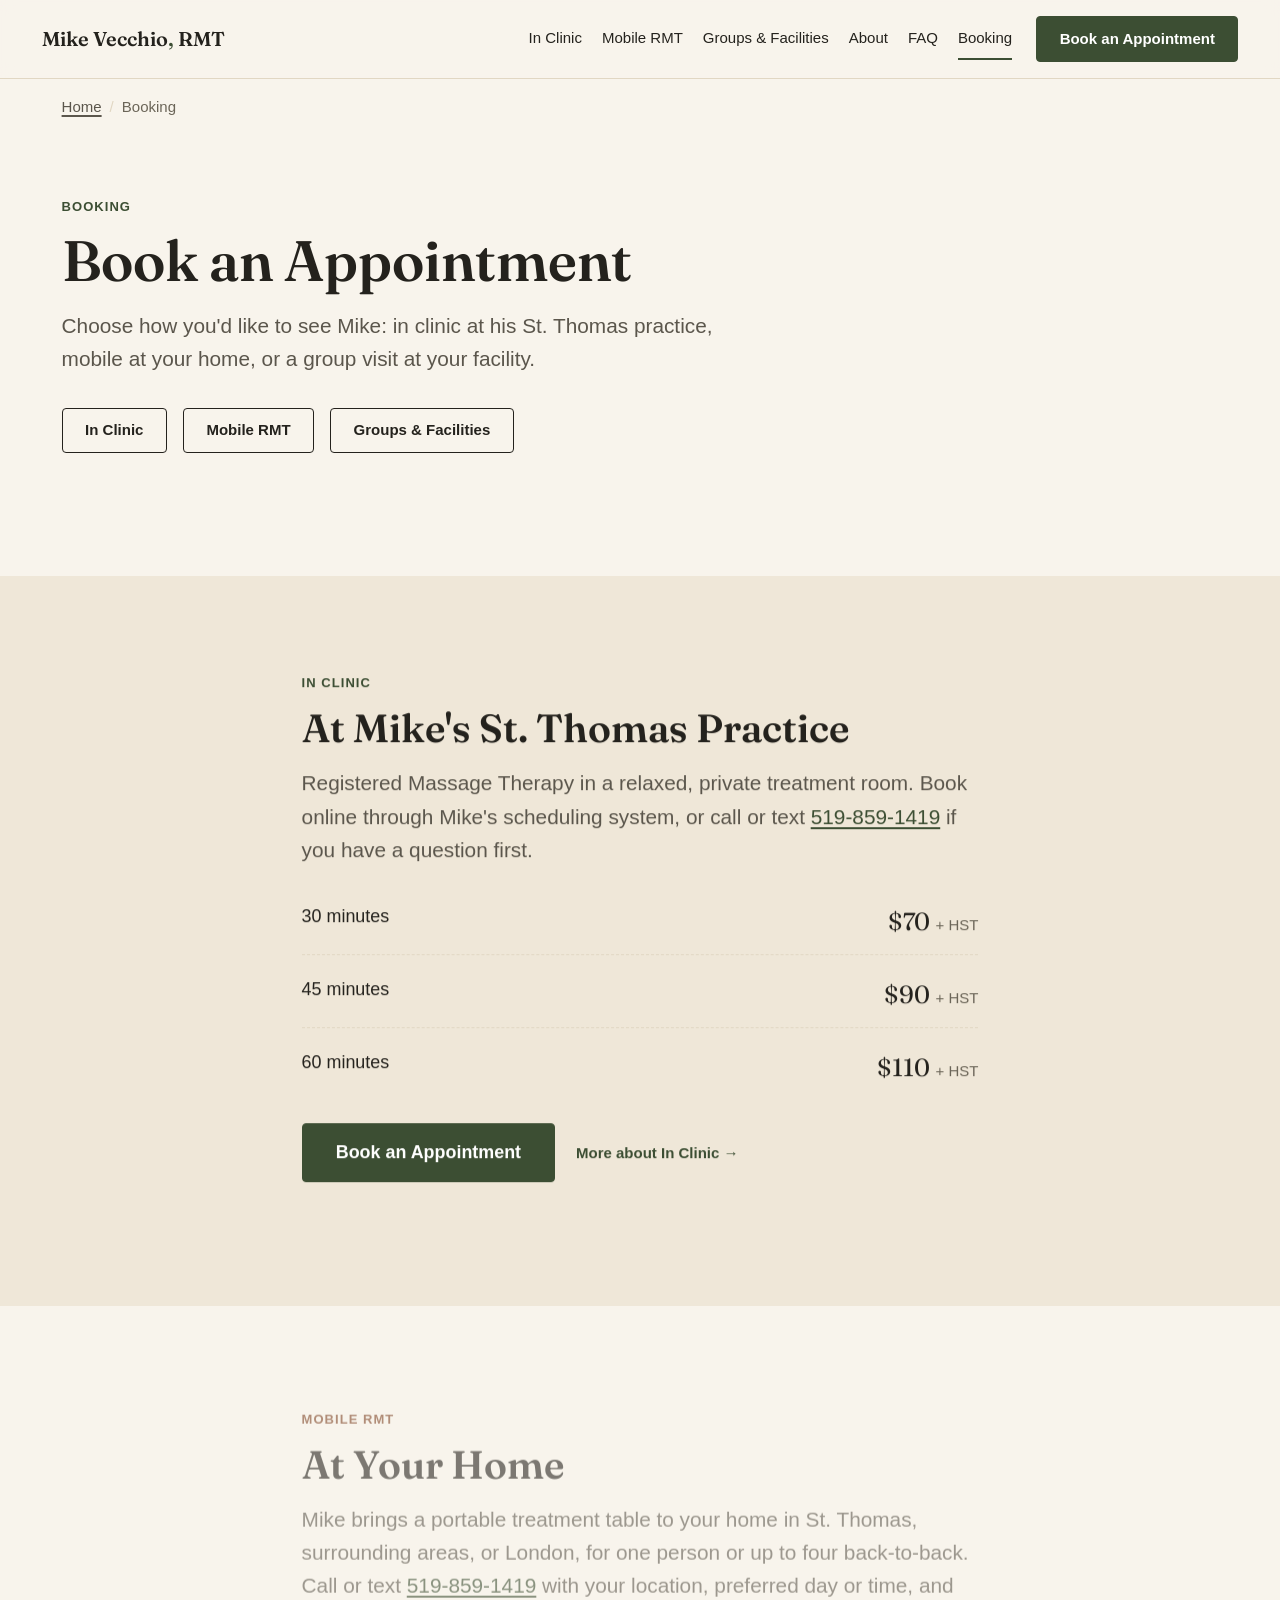
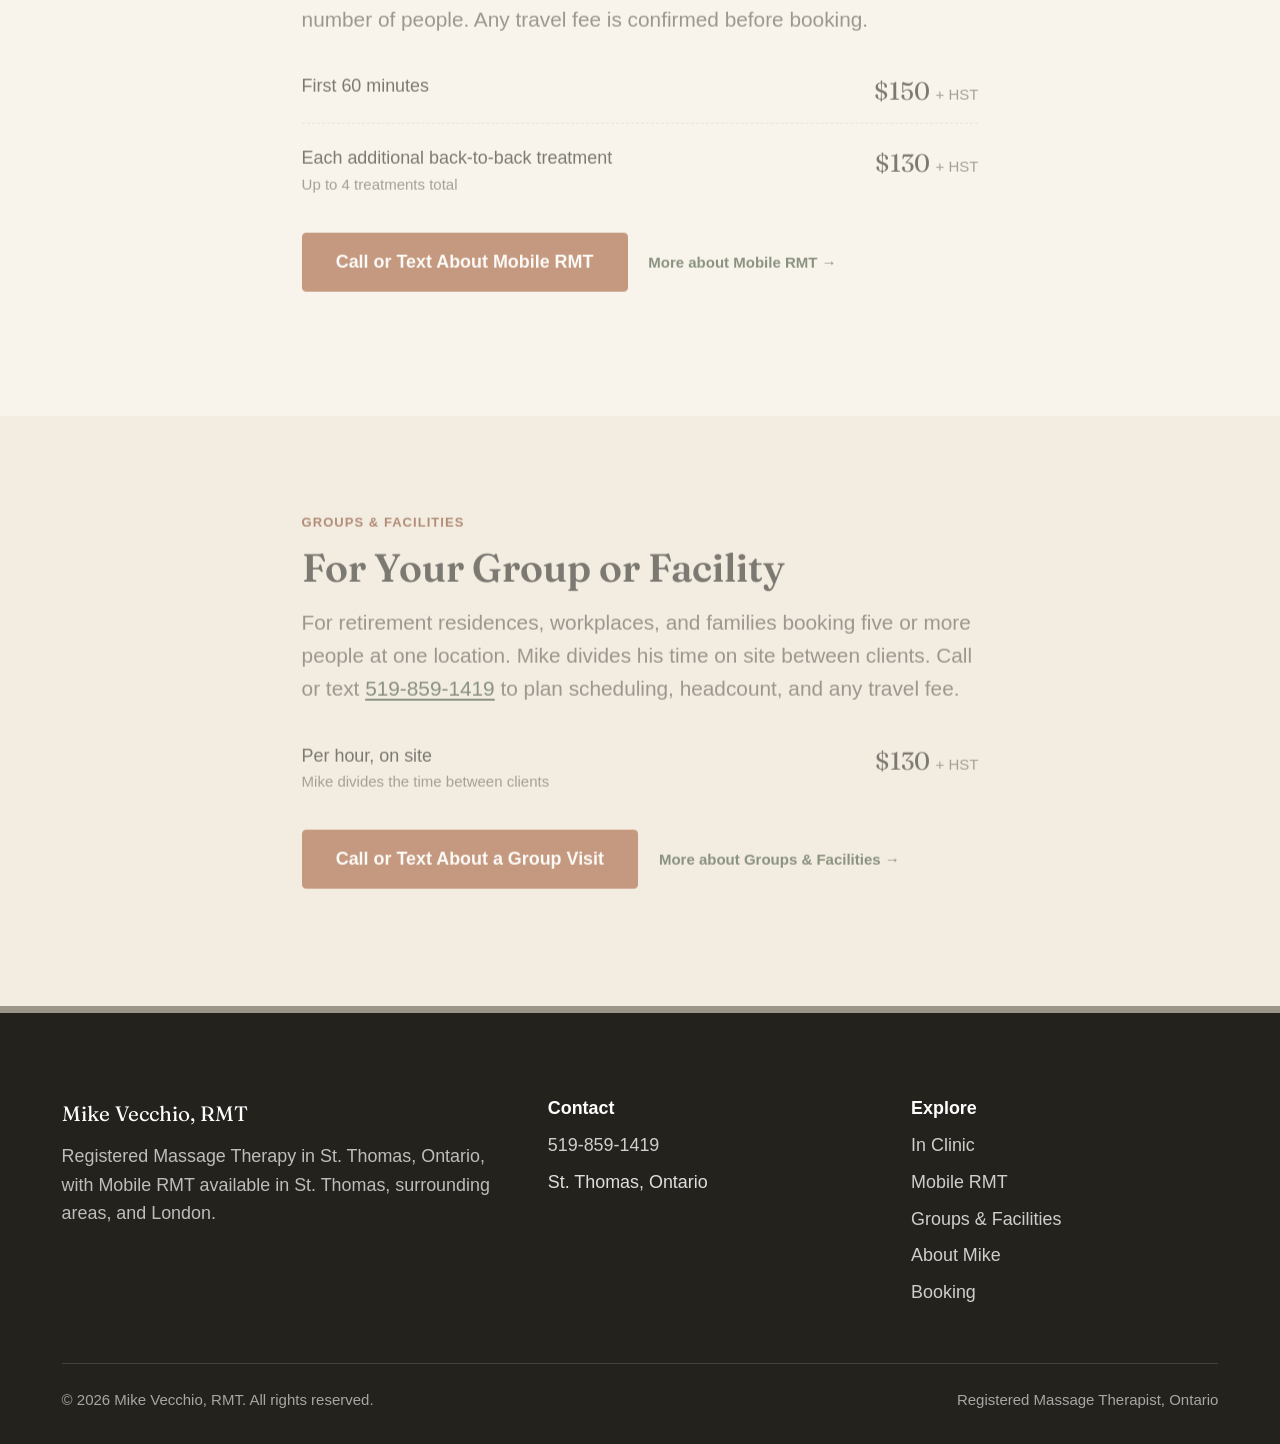
<file: contact/index.html>
<!DOCTYPE html>
<html lang="en-CA">
<head>
<meta charset="utf-8" />
<meta name="viewport" content="width=device-width, initial-scale=1" />
<title>Book an Appointment | Mike Vecchio, RMT</title>
<meta name="robots" content="noindex, follow" />
<meta http-equiv="refresh" content="0; url=/booking/" />
<link rel="canonical" href="https://www.mikevecchiormt.ca/booking/" />
<link rel="icon" href="/favicon.png" />
</head>
<body>
<p>This page has moved. <a href="/booking/">Continue to the Booking page</a>.</p>
</body>
</html>
</file>
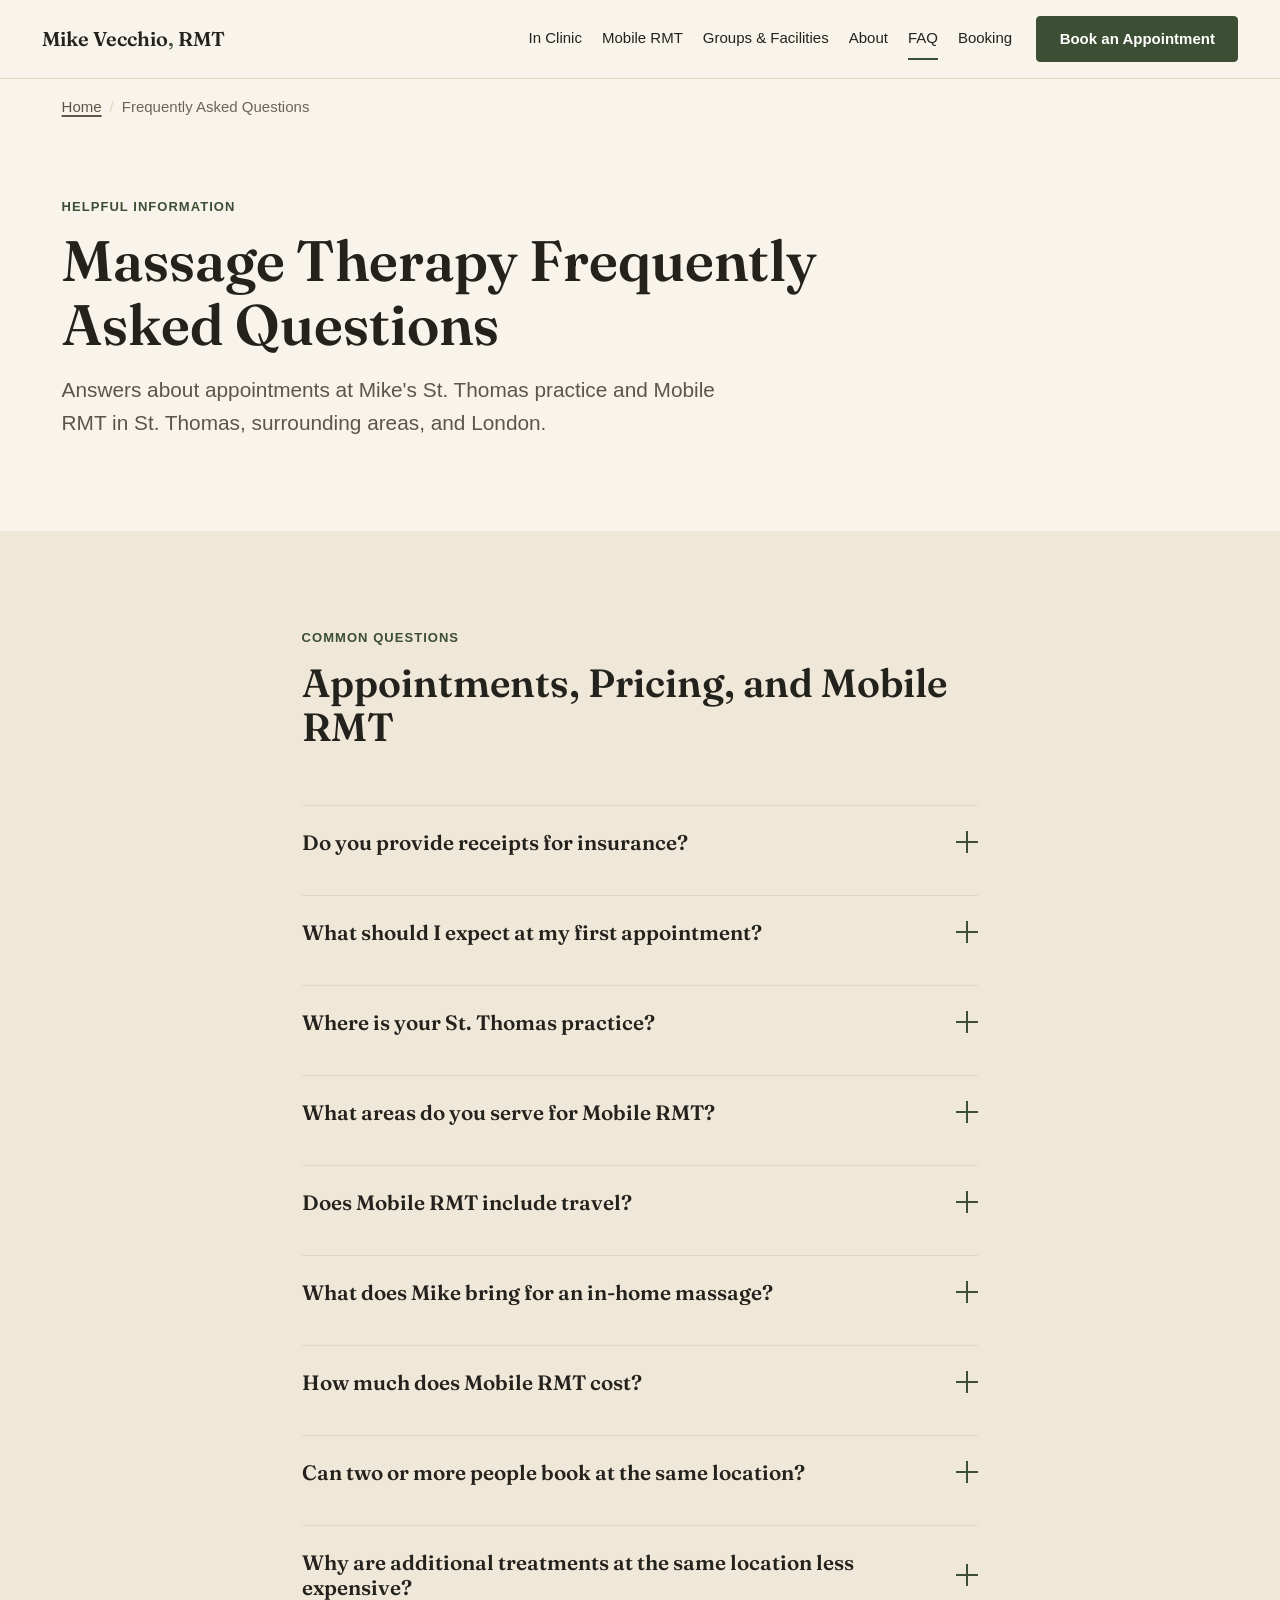
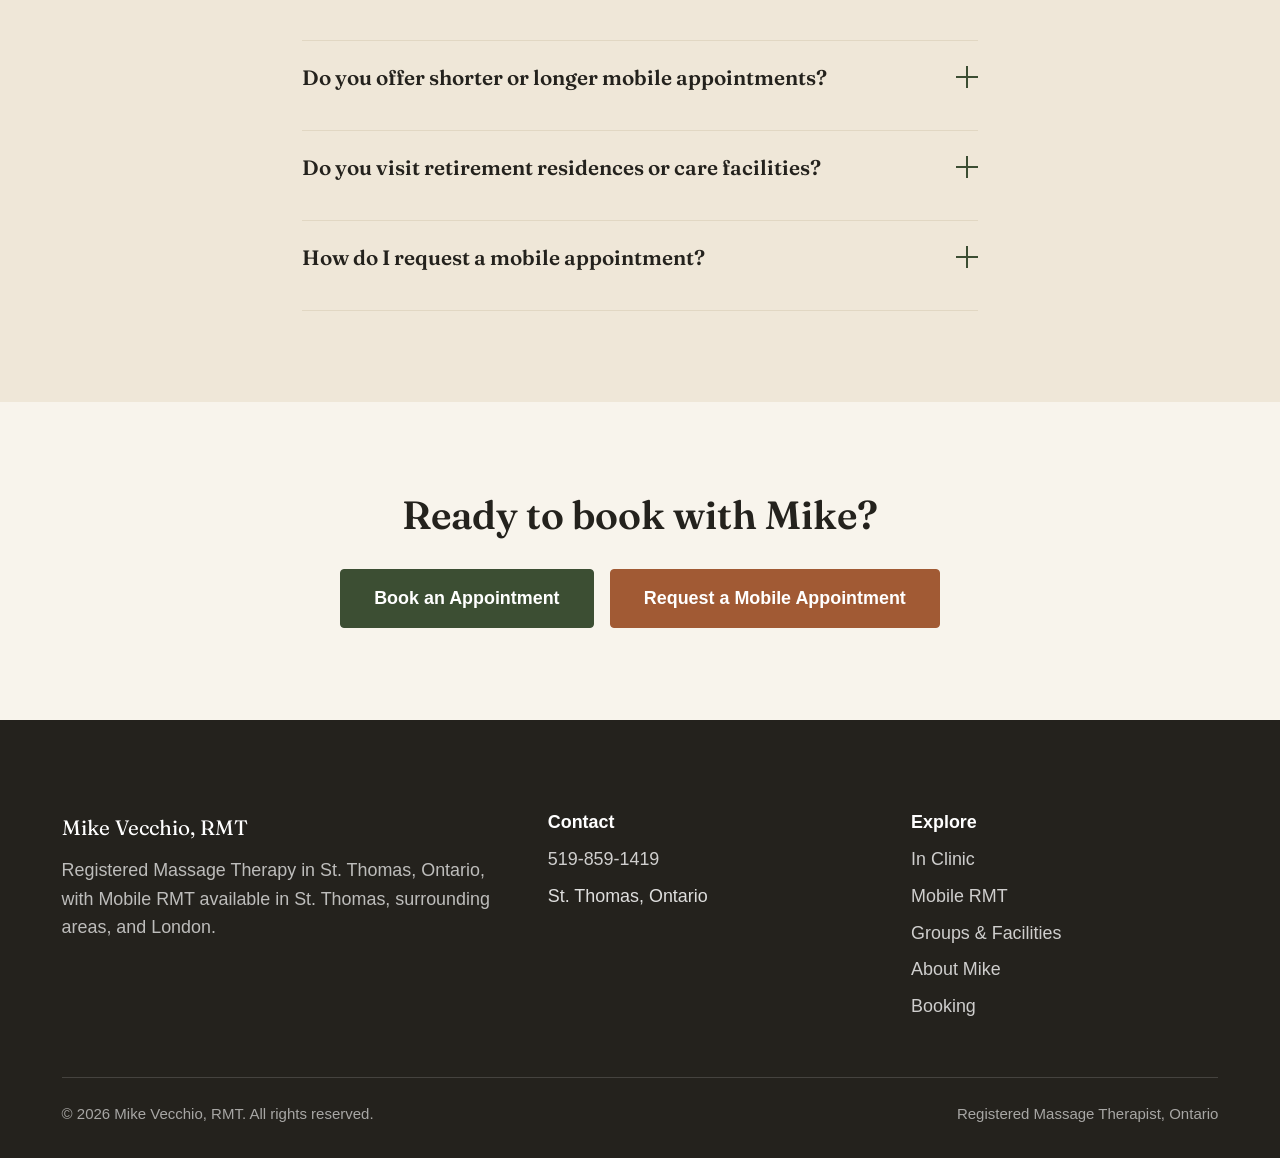
<file: faq/index.html>
<!DOCTYPE html>
<html lang="en-CA">
<head>
<meta charset="utf-8" />
<meta name="viewport" content="width=device-width, initial-scale=1" />
<title>Massage Therapy FAQ | Mike Vecchio, RMT</title>
<meta name="description" content="Answers about massage therapy and Mobile RMT with Mike Vecchio in St. Thomas and London, including pricing, travel, insurance receipts, and appointments." />
<link rel="canonical" href="https://www.mikevecchiormt.ca/faq/" />
<meta name="robots" content="index, follow, max-image-preview:large, max-snippet:-1" />
<meta name="theme-color" content="#3C4E33" />
<link rel="icon" href="/favicon.png" />
<link rel="apple-touch-icon" href="/favicon.png" />
<meta property="og:type" content="website" />
<meta property="og:site_name" content="Mike Vecchio, RMT" />
<meta property="og:locale" content="en_CA" />
<meta property="og:url" content="https://www.mikevecchiormt.ca/faq/" />
<meta property="og:title" content="Massage Therapy FAQ | Mike Vecchio, RMT" />
<meta property="og:description" content="Answers about practice appointments and Mobile RMT with Mike Vecchio in St. Thomas and London." />
<meta property="og:image" content="https://www.mikevecchiormt.ca/images/mike-portrait-placeholder.jpg" />
<meta name="twitter:card" content="summary_large_image" />
<meta name="twitter:title" content="Massage Therapy FAQ | Mike Vecchio, RMT" />
<meta name="twitter:description" content="Answers about practice appointments and Mobile RMT with Mike Vecchio in St. Thomas and London." />
<meta name="twitter:image" content="https://www.mikevecchiormt.ca/images/mike-portrait-placeholder.jpg" />
<link rel="preconnect" href="https://fonts.googleapis.com" />
<link rel="preconnect" href="https://fonts.gstatic.com" crossorigin />
<link rel="stylesheet" href="https://fonts.googleapis.com/css2?family=Fraunces:ital,wght@0,500;0,600;0,700;1,500&display=swap" />
<link rel="stylesheet" href="/css/styles.css?v=20260924-11" />
<script type="application/ld+json">
{
  "@context": "https://schema.org",
  "@graph": [
    {
      "@type": "BreadcrumbList",
      "itemListElement": [
        {
          "@type": "ListItem",
          "position": 1,
          "name": "Home",
          "item": "https://www.mikevecchiormt.ca/"
        },
        {
          "@type": "ListItem",
          "position": 2,
          "name": "Frequently Asked Questions",
          "item": "https://www.mikevecchiormt.ca/faq/"
        }
      ]
    },
    {
      "@type": "FAQPage",
      "@id": "https://www.mikevecchiormt.ca/faq/#faq",
      "mainEntity": [
        {
          "@type": "Question",
          "name": "Do you provide receipts for insurance?",
          "acceptedAnswer": {
            "@type": "Answer",
            "text": "Mike provides a receipt after each appointment. Check with your insurance provider to confirm your coverage requirements."
          }
        },
        {
          "@type": "Question",
          "name": "What should I expect at my first appointment?",
          "acceptedAnswer": {
            "@type": "Answer",
            "text": "Mike begins with a brief consultation about your concerns, treatment goals, and preferences. He then develops an appropriate plan for the appointment."
          }
        },
        {
          "@type": "Question",
          "name": "Where is your St. Thomas practice?",
          "acceptedAnswer": {
            "@type": "Answer",
            "text": "Mike sees clients from his home-based practice in St. Thomas, Ontario. Full address details are shared when you book."
          }
        },
        {
          "@type": "Question",
          "name": "What areas do you serve for Mobile RMT?",
          "acceptedAnswer": {
            "@type": "Answer",
            "text": "Mobile appointments are available in St. Thomas, surrounding areas, and London, including White Oaks. Contact Mike if you're just outside that area."
          }
        },
        {
          "@type": "Question",
          "name": "Does Mobile RMT include travel?",
          "acceptedAnswer": {
            "@type": "Answer",
            "text": "Mobile appointments are available in St. Thomas, surrounding areas, and London. Availability and any additional travel fee depend on the address and are confirmed before booking."
          }
        },
        {
          "@type": "Question",
          "name": "What does Mike bring for an in-home massage?",
          "acceptedAnswer": {
            "@type": "Answer",
            "text": "Mike brings a professional portable treatment table and the supplies needed for your session. You just need a bit of space to set up."
          }
        },
        {
          "@type": "Question",
          "name": "How much does Mobile RMT cost?",
          "acceptedAnswer": {
            "@type": "Answer",
            "text": "A 60-minute Mobile RMT visit is $150, plus HST."
          }
        },
        {
          "@type": "Question",
          "name": "Can two or more people book at the same location?",
          "acceptedAnswer": {
            "@type": "Answer",
            "text": "Yes. Mike can treat multiple people back-to-back at the same address. The first 60-minute treatment is $150 and each additional 60-minute treatment is $130, plus HST."
          }
        },
        {
          "@type": "Question",
          "name": "Why are additional treatments at the same location less expensive?",
          "acceptedAnswer": {
            "@type": "Answer",
            "text": "Mike only has to travel and set up once, so he can pass some of that saved time along when he's treating more than one person at the same address."
          }
        },
        {
          "@type": "Question",
          "name": "Do you offer shorter or longer mobile appointments?",
          "acceptedAnswer": {
            "@type": "Answer",
            "text": "Mike is currently offering 60-minute mobile appointments. If you have a specific need, contact Mike to discuss it."
          }
        },
        {
          "@type": "Question",
          "name": "Do you visit retirement residences or care facilities?",
          "acceptedAnswer": {
            "@type": "Answer",
            "text": "Mike is open to arranging visits for groups at retirement residences, workplaces and similar locations. Reach out to talk through what you have in mind."
          }
        },
        {
          "@type": "Question",
          "name": "How do I request a mobile appointment?",
          "acceptedAnswer": {
            "@type": "Answer",
            "text": "Call or text Mike at 519-859-1419. He will confirm the details, including any travel fee, before your visit is booked."
          }
        }
      ]
    }
  ]
}
</script>
<script async src="https://www.googletagmanager.com/gtag/js?id=G-G4RWERL1EK"></script>
<script>
  window.dataLayer = window.dataLayer || [];
  function gtag(){dataLayer.push(arguments);}
  gtag('js', new Date());
  gtag('config', 'G-G4RWERL1EK');
</script>
</head>
<body>
<a class="skip-link" href="#main">Skip to content</a>

<header class="site-header">
  <div class="container site-header__bar">
    <a class="wordmark" href="/">Mike Vecchio<span>,</span> RMT</a>
    <nav class="nav-primary" aria-label="Primary">
      <div class="nav-menu" id="nav-menu">
        <ul class="nav-links">
          <li><a href="/massage-therapy/">In Clinic</a></li>
          <li><a href="/mobile-rmt/">Mobile RMT</a></li>
          <li><a href="/groups-facilities/">Groups &amp; Facilities</a></li>
          <li><a href="/about/">About</a></li>
          <li><a href="/faq/" aria-current="page">FAQ</a></li>
          <li><a href="/booking/">Booking</a></li>
        </ul>
        <div class="nav-actions">
          <a class="btn btn--primary" href="/booking/" data-analytics-event="booking_click" data-analytics-location="nav">Book an Appointment</a>
        </div>
      </div>
      <button class="nav-toggle" type="button" aria-expanded="false" aria-controls="nav-menu" aria-label="Open menu">
        <svg class="icon-open" viewBox="0 0 24 24" fill="none" stroke="currentColor" stroke-width="2" aria-hidden="true"><path d="M4 6h16M4 12h16M4 18h16" stroke-linecap="round"/></svg>
        <svg class="icon-close" viewBox="0 0 24 24" fill="none" stroke="currentColor" stroke-width="2" aria-hidden="true"><path d="M6 6l12 12M18 6L6 18" stroke-linecap="round"/></svg>
      </button>
    </nav>
  </div>
</header>
<main id="main">
  <nav class="breadcrumbs container" aria-label="Breadcrumb">
    <ol><li><a href="/">Home</a></li><li>Frequently Asked Questions</li></ol>
  </nav>
  <section class="page-hero container">
    <p class="eyebrow">Helpful information</p>
    <h1>Massage Therapy Frequently Asked Questions</h1>
    <p class="lede">Answers about appointments at Mike's St. Thomas practice and Mobile RMT in St. Thomas, surrounding areas, and London.</p>
  </section>
  <section class="section section--alt" id="faq" data-reveal>
    <div class="container container--narrow">
      <div class="section-head">
        <p class="eyebrow">Common questions</p>
        <h2>Appointments, Pricing, and Mobile RMT</h2>
      </div>
      <div class="faq-list">

        <div class="faq-item">
          <h3><button class="faq-question" aria-expanded="false"><span>Do you provide receipts for insurance?</span><span class="faq-question__icon" aria-hidden="true"></span></button></h3>
          <div class="faq-answer"><div><p>Mike provides a receipt after each appointment. Check with your insurance provider to confirm your coverage requirements.</p></div></div>
        </div>

        <div class="faq-item">
          <h3><button class="faq-question" aria-expanded="false"><span>What should I expect at my first appointment?</span><span class="faq-question__icon" aria-hidden="true"></span></button></h3>
          <div class="faq-answer"><div><p>Mike begins with a brief consultation about your concerns, treatment goals, and preferences. He then develops an appropriate plan for the appointment.</p></div></div>
        </div>

        <div class="faq-item">
          <h3><button class="faq-question" aria-expanded="false"><span>Where is your St. Thomas practice?</span><span class="faq-question__icon" aria-hidden="true"></span></button></h3>
          <div class="faq-answer"><div><p>Mike sees clients from his home-based practice in St. Thomas, Ontario. Full address details are shared when you book.</p></div></div>
        </div>

        <div class="faq-item">
          <h3><button class="faq-question" aria-expanded="false"><span>What areas do you serve for Mobile RMT?</span><span class="faq-question__icon" aria-hidden="true"></span></button></h3>
          <div class="faq-answer"><div><p>Mobile appointments are available in St. Thomas, surrounding areas, and London, including White Oaks. If you're just outside that area, get in touch. Mike reviews requests individually.</p></div></div>
        </div>

        <div class="faq-item">
          <h3><button class="faq-question" aria-expanded="false"><span>Does Mobile RMT include travel?</span><span class="faq-question__icon" aria-hidden="true"></span></button></h3>
          <div class="faq-answer"><div><p>Availability and any additional travel fee depend on the address and are confirmed before booking.</p></div></div>
        </div>

        <div class="faq-item">
          <h3><button class="faq-question" aria-expanded="false"><span>What does Mike bring for an in-home massage?</span><span class="faq-question__icon" aria-hidden="true"></span></button></h3>
          <div class="faq-answer"><div><p>Mike brings a professional portable treatment table and the supplies he needs for your session. All you need is a bit of clear space to set up.</p></div></div>
        </div>

        <div class="faq-item">
          <h3><button class="faq-question" aria-expanded="false"><span>How much does Mobile RMT cost?</span><span class="faq-question__icon" aria-hidden="true"></span></button></h3>
          <div class="faq-answer"><div><p>A 60-minute Mobile RMT visit is $150, plus HST.</p></div></div>
        </div>

        <div class="faq-item">
          <h3><button class="faq-question" aria-expanded="false"><span>Can two or more people book at the same location?</span><span class="faq-question__icon" aria-hidden="true"></span></button></h3>
          <div class="faq-answer"><div><p>Yes. Mike can treat multiple people back-to-back at the same address. The first 60-minute treatment is $150 and each additional 60-minute treatment is $130, plus HST.</p></div></div>
        </div>

        <div class="faq-item">
          <h3><button class="faq-question" aria-expanded="false"><span>Why are additional treatments at the same location less expensive?</span><span class="faq-question__icon" aria-hidden="true"></span></button></h3>
          <div class="faq-answer"><div><p>Mike only has to travel and set up once, so he can pass some of that saved time along when he's treating more than one person at the same address.</p></div></div>
        </div>

        <div class="faq-item">
          <h3><button class="faq-question" aria-expanded="false"><span>Do you offer shorter or longer mobile appointments?</span><span class="faq-question__icon" aria-hidden="true"></span></button></h3>
          <div class="faq-answer"><div><p>Mike is currently offering 60-minute mobile appointments. If you have a specific need, contact Mike to discuss it.</p></div></div>
        </div>

        <div class="faq-item">
          <h3><button class="faq-question" aria-expanded="false"><span>Do you visit retirement residences or care facilities?</span><span class="faq-question__icon" aria-hidden="true"></span></button></h3>
          <div class="faq-answer"><div><p>Mike is open to arranging visits for groups at retirement residences, workplaces and similar locations. Reach out to talk through what you have in mind.</p></div></div>
        </div>

        <div class="faq-item">
          <h3><button class="faq-question" aria-expanded="false"><span>How do I request a mobile appointment?</span><span class="faq-question__icon" aria-hidden="true"></span></button></h3>
          <div class="faq-answer"><div><p>Call or text Mike at 519-859-1419. He will confirm the details, including any travel fee, before your visit is booked.</p></div></div>
        </div>

      </div>
    </div>
  </section>


  <section class="section final-cta container" data-reveal>
    <h2>Ready to book with Mike?</h2>
    <div class="final-cta__actions">
      <a class="btn btn--primary btn--lg" href="/booking/#practice" data-analytics-event="booking_click" data-analytics-location="faq_final_cta">Book an Appointment</a>
      <a class="btn btn--clay btn--lg" href="/booking/#mobile-request" data-analytics-event="mobile_cta_click" data-analytics-location="faq_final_cta">Request a Mobile Appointment</a>
    </div>
  </section>
</main>
<div class="sticky-cta" aria-hidden="false">
  <a class="btn btn--primary" href="/booking/#practice" data-analytics-event="booking_click" data-analytics-location="sticky_bar">Book an Appointment</a>
  <a class="btn btn--clay" href="/booking/#mobile-request" data-analytics-event="mobile_cta_click" data-analytics-location="sticky_bar">Request Mobile Visit</a>
</div>
<footer class="site-footer">
  <div class="container">
    <div class="footer-grid">
      <div>
        <div class="footer-wordmark">Mike Vecchio, RMT</div>
        <p>Registered Massage Therapy in St. Thomas, Ontario, with Mobile RMT available in St. Thomas, surrounding areas, and London.</p>
      </div>
      <div>
        <h3>Contact</h3>
        <ul class="footer-links">
          <li><a href="tel:+15198591419" data-analytics-event="phone_click" data-analytics-location="footer">519-859-1419</a></li>
          <li>St. Thomas, Ontario</li>
        </ul>
      </div>
      <div>
        <h3>Explore</h3>
        <ul class="footer-links">
          <li><a href="/massage-therapy/">In Clinic</a></li>
          <li><a href="/mobile-rmt/">Mobile RMT</a></li>
          <li><a href="/groups-facilities/">Groups &amp; Facilities</a></li>
          <li><a href="/about/">About Mike</a></li>
          <li><a href="/booking/">Booking</a></li>
        </ul>
      </div>
    </div>
    <div class="footer-bottom">
      <span>&copy; <span id="footer-year">2026</span> Mike Vecchio, RMT. All rights reserved.</span>
      <span>Registered Massage Therapist, Ontario</span>
    </div>
  </div>
</footer>

<script src="/js/analytics.js"></script>
<script src="/js/main.js"></script>
</body>
</html>
</file>
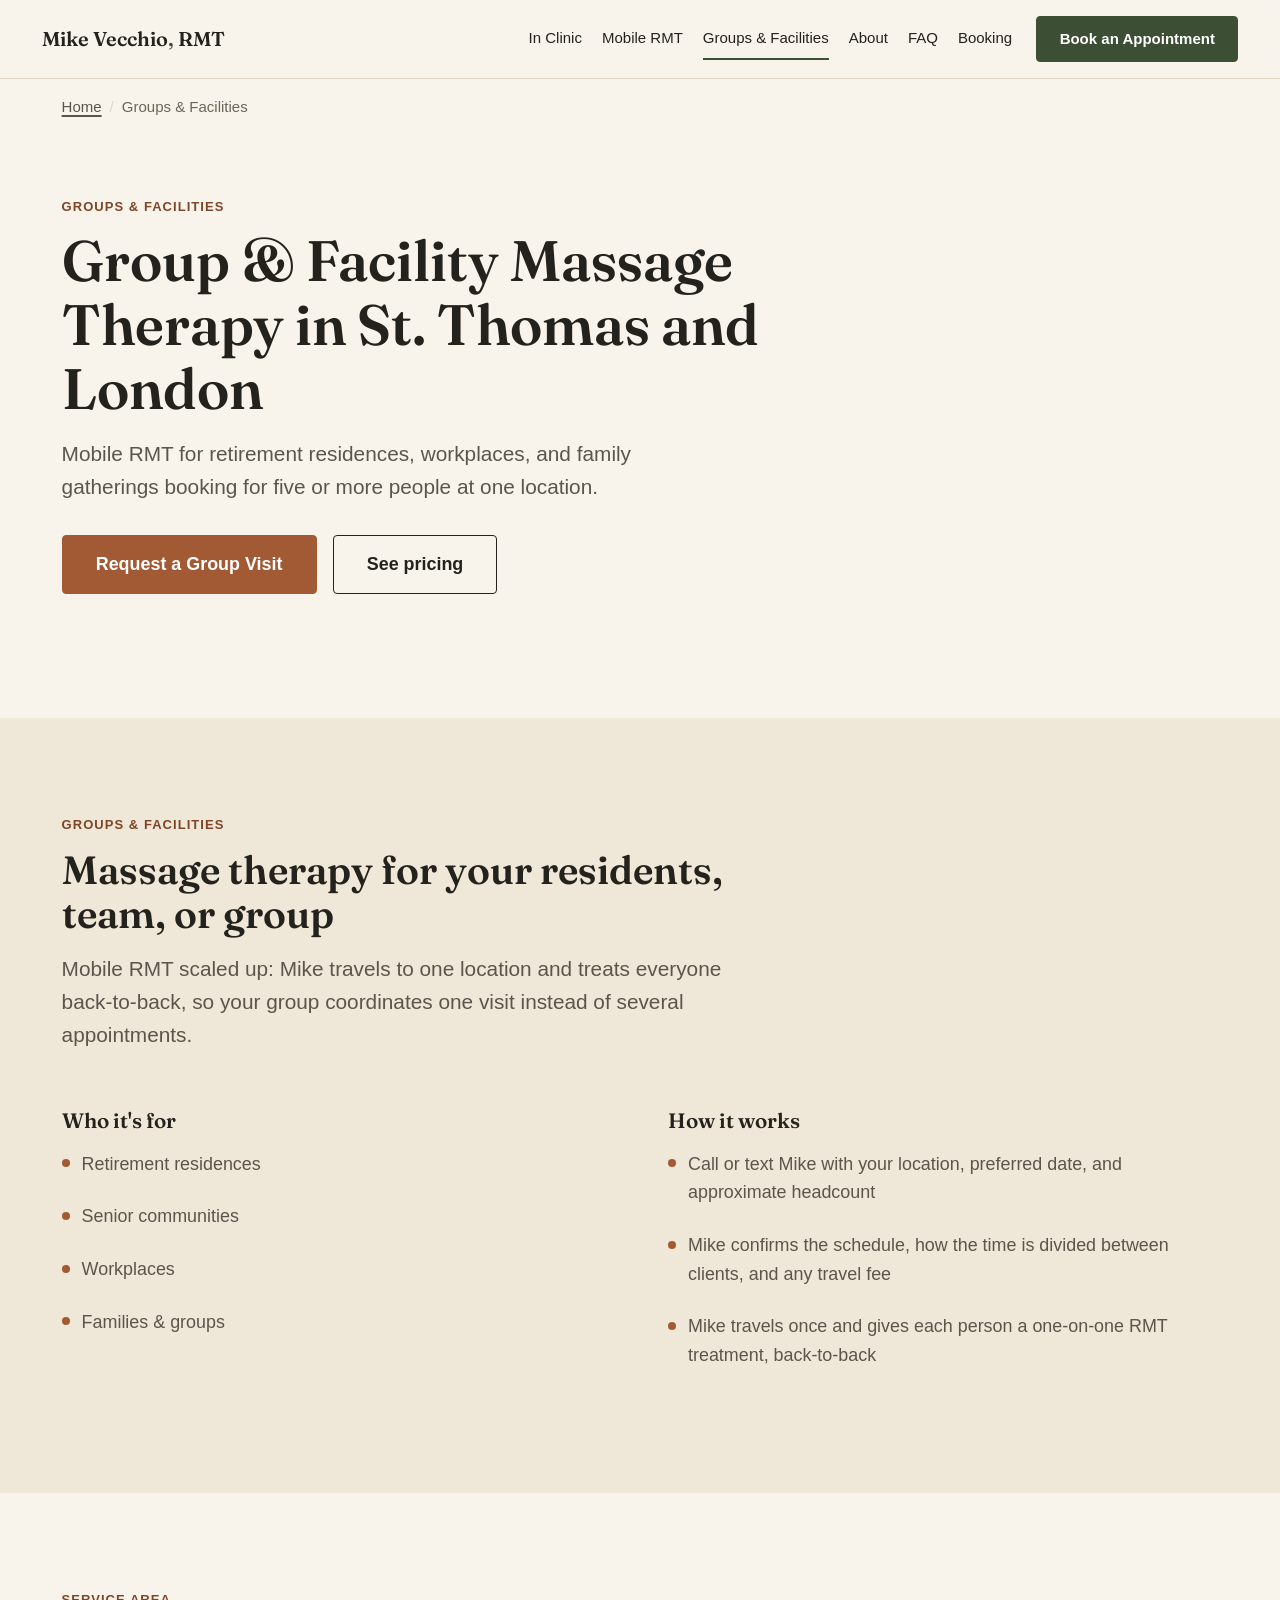
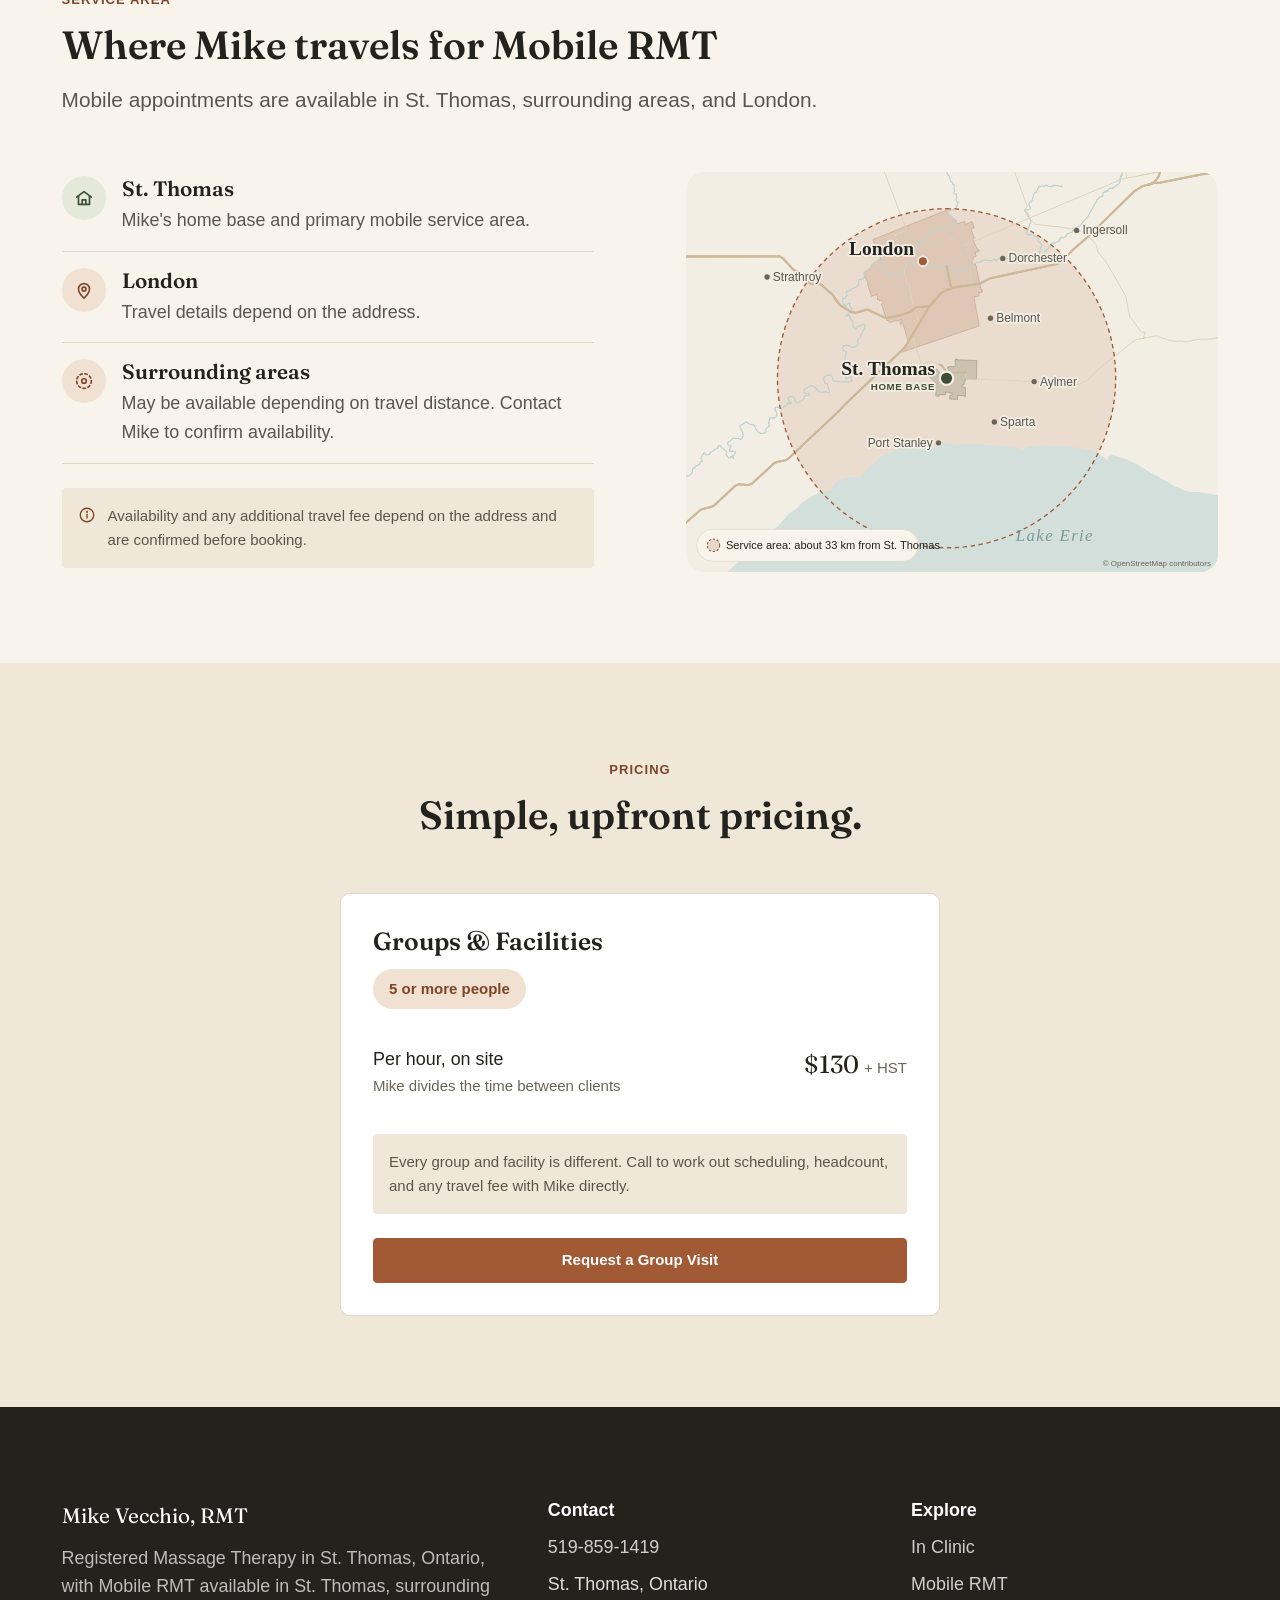
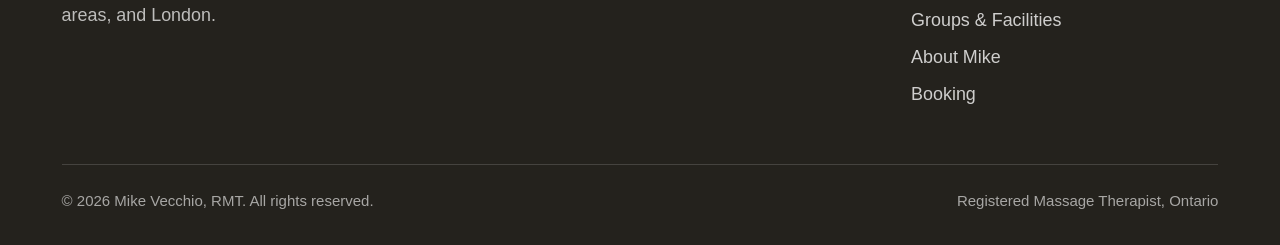
<file: groups-facilities/index.html>
<!DOCTYPE html>
<html lang="en-CA">
<head>
<meta charset="utf-8" />
<meta name="viewport" content="width=device-width, initial-scale=1" />
<title>Group &amp; Facility Massage Therapy | Mike Vecchio, RMT</title>
<meta name="description" content="Mobile RMT for retirement residences, workplaces, and families booking for five or more people in St. Thomas, surrounding areas, and London. $130 + HST per hour." />
<link rel="canonical" href="https://www.mikevecchiormt.ca/groups-facilities/" />
<meta name="robots" content="index, follow, max-image-preview:large, max-snippet:-1" />
<meta name="theme-color" content="#A15A34" />

<link rel="icon" href="/favicon.png" />
<link rel="apple-touch-icon" href="/favicon.png" />

<meta property="og:type" content="website" />
<meta property="og:site_name" content="Mike Vecchio, RMT" />
<meta property="og:locale" content="en_CA" />
<meta property="og:url" content="https://www.mikevecchiormt.ca/groups-facilities/" />
<meta property="og:title" content="Group &amp; Facility Massage Therapy | Mike Vecchio, RMT" />
<meta property="og:description" content="Mobile RMT for retirement residences, workplaces, and families booking for five or more people in St. Thomas, surrounding areas, and London." />
<meta property="og:image" content="https://www.mikevecchiormt.ca/images/mike-portrait-placeholder.jpg" />
<meta name="twitter:card" content="summary_large_image" />
<meta name="twitter:title" content="Group &amp; Facility Massage Therapy | Mike Vecchio, RMT" />
<meta name="twitter:description" content="Mobile RMT for retirement residences, workplaces, and families booking for five or more people in St. Thomas, surrounding areas, and London." />
<meta name="twitter:image" content="https://www.mikevecchiormt.ca/images/mike-portrait-placeholder.jpg" />

<link rel="preconnect" href="https://fonts.googleapis.com" />
<link rel="preconnect" href="https://fonts.gstatic.com" crossorigin />
<link rel="stylesheet" href="https://fonts.googleapis.com/css2?family=Fraunces:ital,wght@0,500;0,600;0,700;1,500&display=swap" />
<link rel="stylesheet" href="/css/styles.css?v=20260924-11" />

<script type="application/ld+json">
{
  "@context": "https://schema.org",
  "@graph": [
    {
      "@type": "BreadcrumbList",
      "itemListElement": [
        {
          "@type": "ListItem",
          "position": 1,
          "name": "Home",
          "item": "https://www.mikevecchiormt.ca/"
        },
        {
          "@type": "ListItem",
          "position": 2,
          "name": "Groups & Facilities",
          "item": "https://www.mikevecchiormt.ca/groups-facilities/"
        }
      ]
    },
    {
      "@type": "Service",
      "name": "Group and Facility Massage Therapy",
      "serviceType": "Mobile massage therapy for groups and facilities",
      "areaServed": [
        {
          "@type": "City",
          "name": "St. Thomas, Ontario"
        },
        {
          "@type": "Place",
          "name": "London, Ontario"
        },
        {
          "@type": "Place",
          "name": "White Oaks, London, Ontario"
        }
      ],
      "provider": {
        "@id": "https://www.mikevecchiormt.ca/#business"
      },
      "offers": [
        {
          "@type": "Offer",
          "priceCurrency": "CAD",
          "price": "130",
          "unitText": "HOUR",
          "name": "On-site group or facility visit, plus HST"
        }
      ]
    }
  ]
}
</script>
<script async src="https://www.googletagmanager.com/gtag/js?id=G-G4RWERL1EK"></script>
<script>
  window.dataLayer = window.dataLayer || [];
  function gtag(){dataLayer.push(arguments);}
  gtag('js', new Date());
  gtag('config', 'G-G4RWERL1EK');
</script>
</head>
<body>
<a class="skip-link" href="#main">Skip to content</a>

<header class="site-header">
  <div class="container site-header__bar">
    <a class="wordmark" href="/">Mike Vecchio<span>,</span> RMT</a>
    <nav class="nav-primary" aria-label="Primary">
      <div class="nav-menu" id="nav-menu">
        <ul class="nav-links">
          <li><a href="/massage-therapy/">In Clinic</a></li>
          <li><a href="/mobile-rmt/">Mobile RMT</a></li>
          <li><a href="/groups-facilities/" aria-current="page">Groups &amp; Facilities</a></li>
          <li><a href="/about/">About</a></li>
          <li><a href="/faq/">FAQ</a></li>
          <li><a href="/booking/">Booking</a></li>
        </ul>
        <div class="nav-actions">
          <a class="btn btn--primary" href="/booking/" data-analytics-event="booking_click" data-analytics-location="nav">Book an Appointment</a>
        </div>
      </div>
      <button class="nav-toggle" type="button" aria-expanded="false" aria-controls="nav-menu" aria-label="Open menu">
        <svg class="icon-open" viewBox="0 0 24 24" fill="none" stroke="currentColor" stroke-width="2" aria-hidden="true"><path d="M4 6h16M4 12h16M4 18h16" stroke-linecap="round"/></svg>
        <svg class="icon-close" viewBox="0 0 24 24" fill="none" stroke="currentColor" stroke-width="2" aria-hidden="true"><path d="M6 6l12 12M18 6L6 18" stroke-linecap="round"/></svg>
      </button>
    </nav>
  </div>
</header>

<main id="main">
  <nav class="breadcrumbs container" aria-label="Breadcrumb">
    <ol><li><a href="/">Home</a></li><li>Groups &amp; Facilities</li></ol>
  </nav>

  <section class="page-hero container">
    <p class="eyebrow eyebrow--clay">Groups &amp; Facilities</p>
    <h1>Group &amp; Facility Massage Therapy in St. Thomas and London</h1>
    <p class="lede">Mobile RMT for retirement residences, workplaces, and family gatherings booking for five or more people at one location.</p>
    <div class="hero__actions" style="margin-top: var(--space-6);">
      <a class="btn btn--clay btn--lg" href="/booking/#facility" data-analytics-event="facility_cta_click" data-analytics-location="groups_hero">Request a Group Visit</a>
      <a class="btn btn--outline btn--lg" href="#pricing">See pricing</a>
    </div>
  </section>

  <!-- GROUPS OVERVIEW -->
  <section class="section section--alt" id="groups-overview" data-reveal>
    <div class="container">
      <div class="section-head">
        <p class="eyebrow eyebrow--clay">Groups &amp; Facilities</p>
        <h2>Massage therapy for your residents, team, or group</h2>
        <p class="lede">Mobile RMT scaled up: Mike travels to one location and treats everyone back-to-back, so your group coordinates one visit instead of several appointments.</p>
      </div>
      <div class="grid grid--2">
        <div>
          <h3 class="feature__subhead">Who it's for</h3>
          <ul class="feature__list">
            <li>Retirement residences</li>
            <li>Senior communities</li>
            <li>Workplaces</li>
            <li>Families &amp; groups</li>
          </ul>
        </div>
        <div>
          <h3 class="feature__subhead">How it works</h3>
          <ul class="feature__list">
            <li>Call or text Mike with your location, preferred date, and approximate headcount</li>
            <li>Mike confirms the schedule, how the time is divided between clients, and any travel fee</li>
            <li>Mike travels once and gives each person a one-on-one RMT treatment, back-to-back</li>
          </ul>
        </div>
      </div>
    </div>
  </section>

  <section class="section" data-reveal>
    <div class="container">
      <div class="section-head section-head--wide">
        <p class="eyebrow eyebrow--clay">Service area</p>
        <h2>Where Mike travels for Mobile RMT</h2>
        <p class="lede">Mobile appointments are available in St. Thomas, surrounding areas, and London.</p>
      </div>
      <div class="feature feature--reverse">
        <div class="feature__media">
          <img src="/images/service-area-map.svg" width="1200" height="900" alt="Map of Mike's mobile service area: about 33 km around St. Thomas, including all of London, Port Stanley, Aylmer, and Belmont" loading="lazy" decoding="async" />
        </div>
        <div>
          <ul class="area-list">
            <li class="area-list__item">
              <span class="area-list__icon area-list__icon--home"><svg viewBox="0 0 24 24" fill="none" stroke="currentColor" stroke-width="1.8" stroke-linecap="round" stroke-linejoin="round" aria-hidden="true"><path d="M4 11l8-6 8 6"/><path d="M6 9.5V19h12V9.5"/><path d="M10 19v-5h4v5"/></svg></span>
              <div>
                <h3 class="area-list__name">St. Thomas</h3>
                <p class="area-list__desc">Mike's home base and primary mobile service area.</p>
              </div>
            </li>
            <li class="area-list__item">
              <span class="area-list__icon"><svg viewBox="0 0 24 24" fill="none" stroke="currentColor" stroke-width="1.8" stroke-linecap="round" stroke-linejoin="round" aria-hidden="true"><path d="M12 21s-6-5.6-6-10a6 6 0 0 1 12 0c0 4.4-6 10-6 10z"/><circle cx="12" cy="11" r="2.2"/></svg></span>
              <div>
                <h3 class="area-list__name">London</h3>
                <p class="area-list__desc">Travel details depend on the address.</p>
              </div>
            </li>
            <li class="area-list__item">
              <span class="area-list__icon"><svg viewBox="0 0 24 24" fill="none" stroke="currentColor" stroke-width="1.8" stroke-linecap="round" stroke-linejoin="round" aria-hidden="true"><circle cx="12" cy="12" r="8" stroke-dasharray="2.5 3"/><circle cx="12" cy="12" r="2.5"/></svg></span>
              <div>
                <h3 class="area-list__name">Surrounding areas</h3>
                <p class="area-list__desc">May be available depending on travel distance. Contact Mike to confirm availability.</p>
              </div>
            </li>
          </ul>
          <p class="area-note"><svg viewBox="0 0 24 24" fill="none" stroke="currentColor" stroke-width="1.8" stroke-linecap="round" stroke-linejoin="round" aria-hidden="true"><circle cx="12" cy="12" r="9"/><path d="M12 11v5"/><circle cx="12" cy="7.8" r="0.6" fill="currentColor"/></svg><span>Availability and any additional travel fee depend on the address and are confirmed before booking.</span></p>
        </div>
      </div>
    </div>
  </section>

  <section class="section section--alt pricing-section" id="pricing" data-reveal>
    <div class="container">
      <div class="section-head section-head--center">
        <p class="eyebrow eyebrow--clay">Pricing</p>
        <h2>Simple, upfront pricing.</h2>
      </div>
      <div class="pricing-grid pricing-grid--single">
        <div class="pricing-card">
          <div class="pricing-card__head">
            <h3>Groups &amp; Facilities</h3>
            <span class="badge badge--clay">5 or more people</span>
          </div>
          <ul class="pricing-list">
            <li class="pricing-row"><span class="pricing-row__label">Per hour, on site<small>Mike divides the time between clients</small></span><span class="pricing-row__price">$130<small>+ HST</small></span></li>
          </ul>
          <div class="pricing-card__notes">
            <p class="pricing-note">Every group and facility is different. Call to work out scheduling, headcount, and any travel fee with Mike directly.</p>
          </div>
          <a class="btn btn--clay" href="/booking/#facility" data-analytics-event="facility_cta_click" data-analytics-location="groups_pricing">Request a Group Visit</a>
        </div>
      </div>
    </div>
  </section>
</main>

<div class="sticky-cta" aria-hidden="false">
  <a class="btn btn--clay" href="/booking/#facility" data-analytics-event="facility_cta_click" data-analytics-location="sticky_bar">Request Group Visit</a>
</div>

<footer class="site-footer">
  <div class="container">
    <div class="footer-grid">
      <div>
        <div class="footer-wordmark">Mike Vecchio, RMT</div>
        <p>Registered Massage Therapy in St. Thomas, Ontario, with Mobile RMT available in St. Thomas, surrounding areas, and London.</p>
      </div>
      <div>
        <h3>Contact</h3>
        <ul class="footer-links">
          <li><a href="tel:+15198591419" data-analytics-event="phone_click" data-analytics-location="footer">519-859-1419</a></li>
          <li>St. Thomas, Ontario</li>
        </ul>
      </div>
      <div>
        <h3>Explore</h3>
        <ul class="footer-links">
          <li><a href="/massage-therapy/">In Clinic</a></li>
          <li><a href="/mobile-rmt/">Mobile RMT</a></li>
          <li><a href="/groups-facilities/">Groups &amp; Facilities</a></li>
          <li><a href="/about/">About Mike</a></li>
          <li><a href="/booking/">Booking</a></li>
        </ul>
      </div>
    </div>
    <div class="footer-bottom">
      <span>&copy; <span id="footer-year">2026</span> Mike Vecchio, RMT. All rights reserved.</span>
      <span>Registered Massage Therapist, Ontario</span>
    </div>
  </div>
</footer>

<script src="/js/analytics.js"></script>
<script src="/js/main.js"></script>
</body>
</html>
</file>
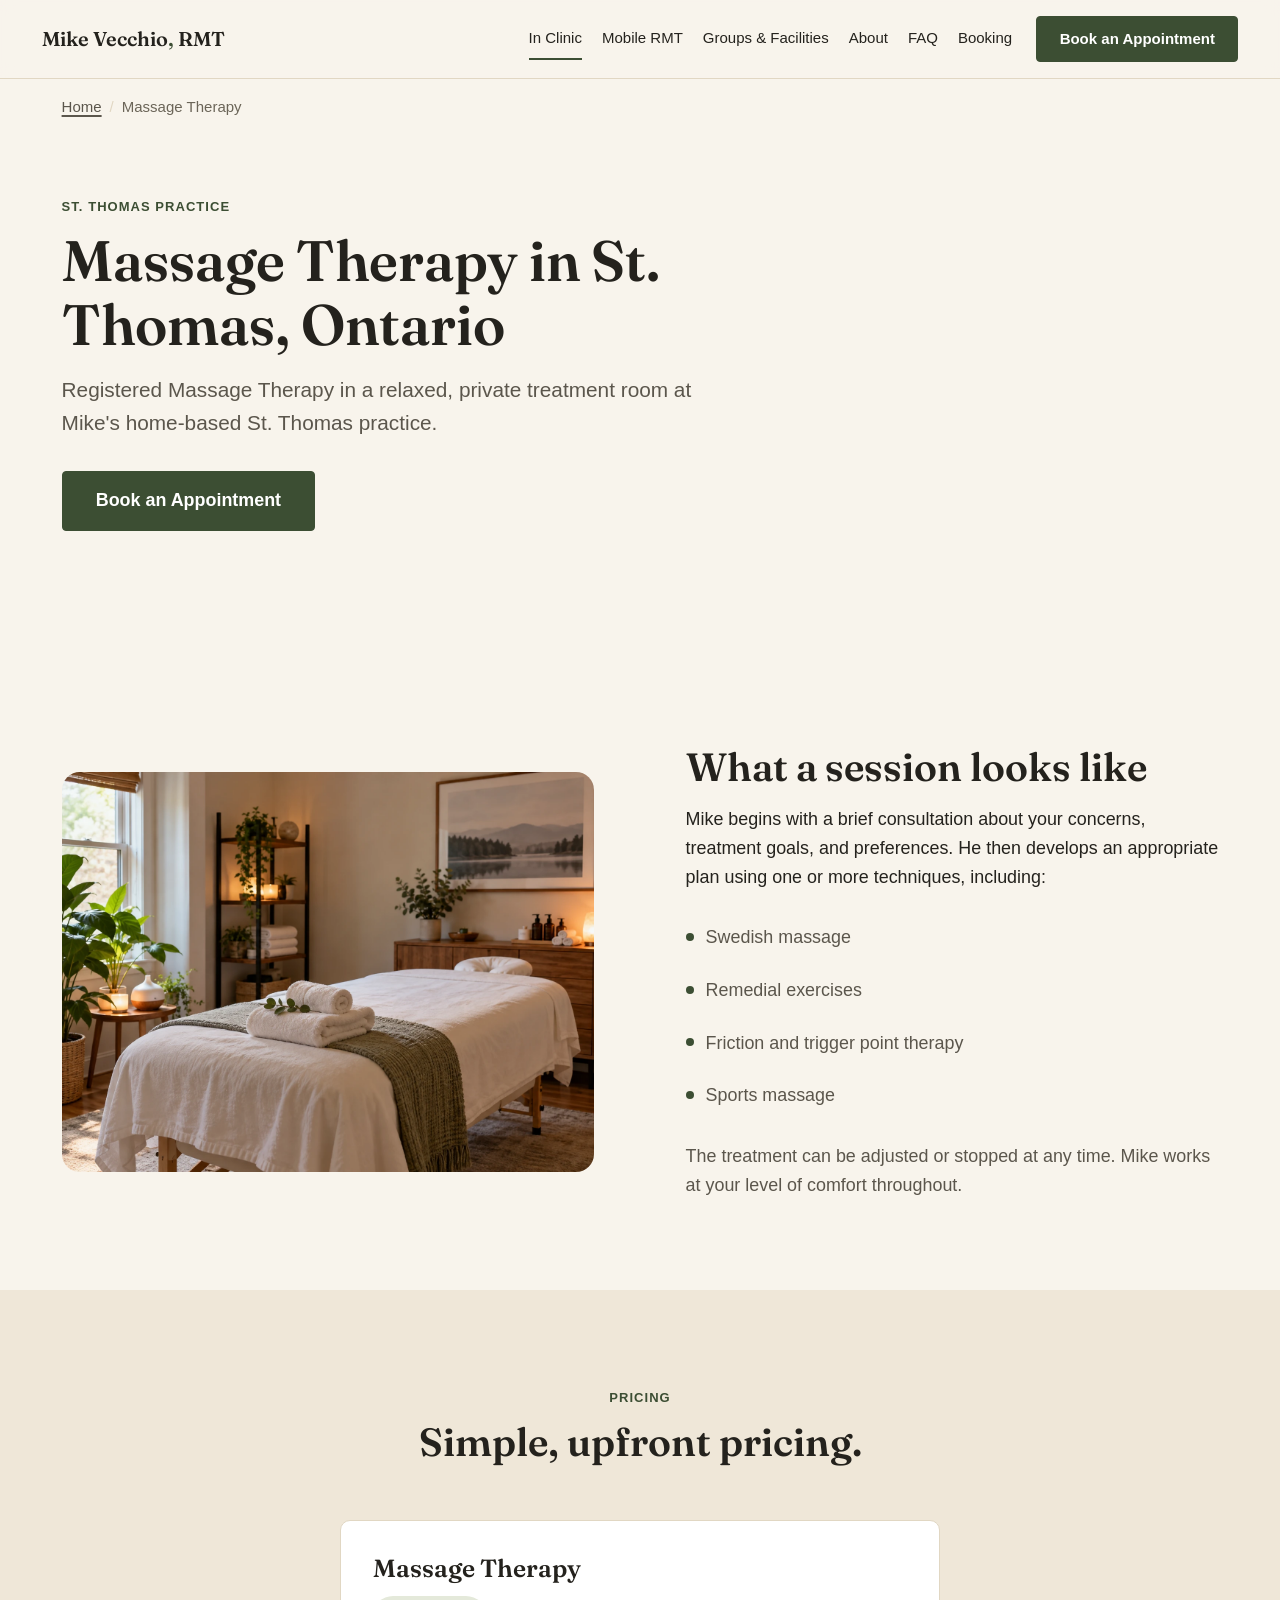
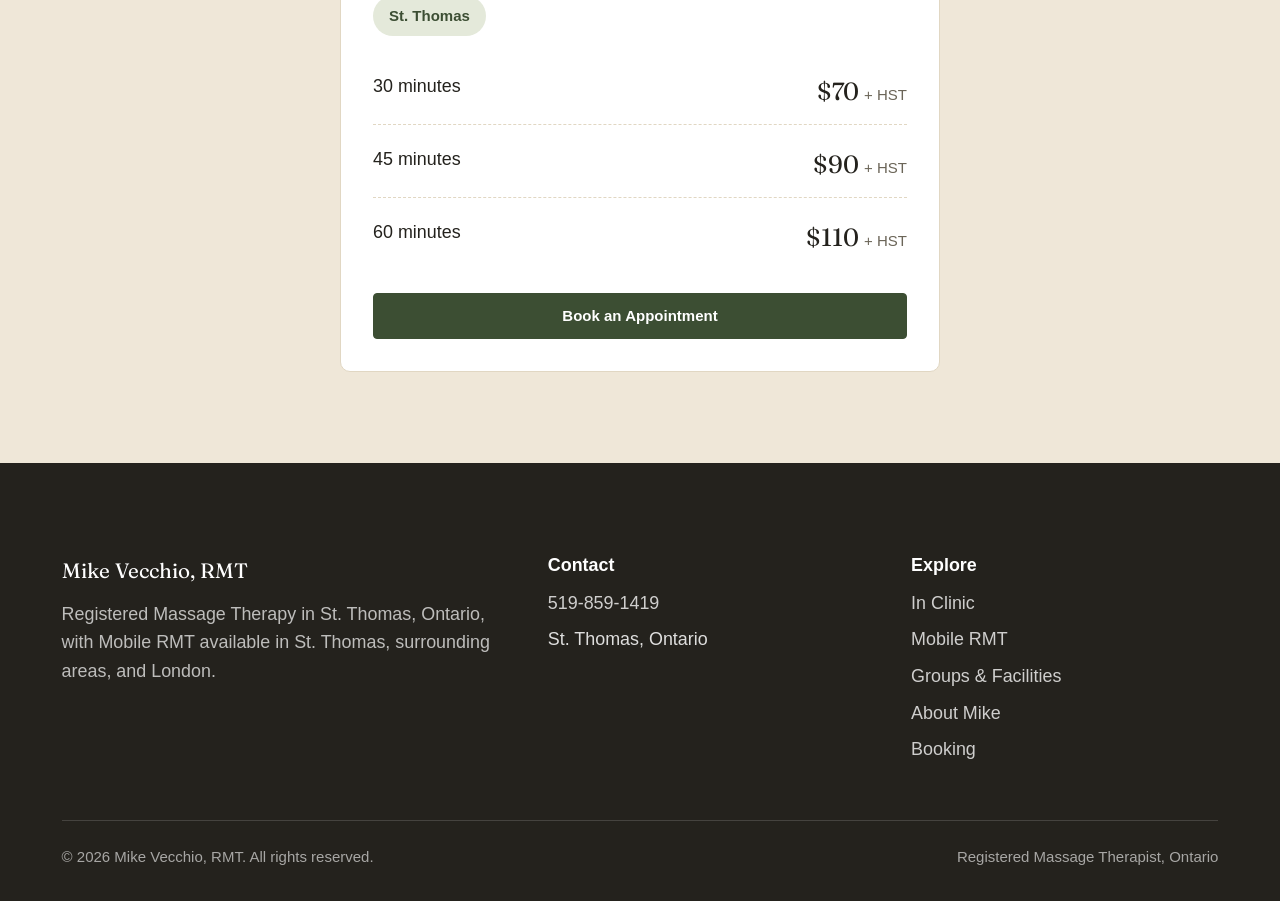
<file: massage-therapy/index.html>
<!DOCTYPE html>
<html lang="en-CA">
<head>
<meta charset="utf-8" />
<meta name="viewport" content="width=device-width, initial-scale=1" />
<title>Massage Therapy in St. Thomas, Ontario | Mike Vecchio, RMT</title>
<meta name="description" content="Registered Massage Therapy with Mike Vecchio in St. Thomas, Ontario. Learn about treatment, pricing, appointment lengths, and how to book." />
<link rel="canonical" href="https://www.mikevecchiormt.ca/massage-therapy/" />
<meta name="robots" content="index, follow, max-image-preview:large, max-snippet:-1" />
<meta name="theme-color" content="#3C4E33" />

<link rel="icon" href="/favicon.png" />
<link rel="apple-touch-icon" href="/favicon.png" />

<meta property="og:type" content="website" />
<meta property="og:site_name" content="Mike Vecchio, RMT" />
<meta property="og:locale" content="en_CA" />
<meta property="og:url" content="https://www.mikevecchiormt.ca/massage-therapy/" />
<meta property="og:title" content="Massage Therapy in St. Thomas, Ontario | Mike Vecchio, RMT" />
<meta property="og:description" content="Registered Massage Therapy at Mike Vecchio's practice in St. Thomas, Ontario. Swedish massage, remedial exercises, trigger point therapy and sports massage." />
<meta property="og:image" content="https://www.mikevecchiormt.ca/images/mike-portrait-placeholder.jpg" />
<meta property="og:image:width" content="474" />
<meta property="og:image:height" content="600" />
<meta name="twitter:card" content="summary_large_image" />
<meta name="twitter:title" content="Massage Therapy in St. Thomas, Ontario | Mike Vecchio, RMT" />
<meta name="twitter:description" content="Registered Massage Therapy at Mike Vecchio's practice in St. Thomas, Ontario." />
<meta name="twitter:image" content="https://www.mikevecchiormt.ca/images/mike-portrait-placeholder.jpg" />

<link rel="preconnect" href="https://fonts.googleapis.com" />
<link rel="preconnect" href="https://fonts.gstatic.com" crossorigin />
<link rel="stylesheet" href="https://fonts.googleapis.com/css2?family=Fraunces:ital,wght@0,500;0,600;0,700;1,500&display=swap" />
<link rel="stylesheet" href="/css/styles.css?v=20260924-11" />

<script type="application/ld+json">
{
  "@context": "https://schema.org",
  "@graph": [
    {
      "@type": "BreadcrumbList",
      "itemListElement": [
        { "@type": "ListItem", "position": 1, "name": "Home", "item": "https://www.mikevecchiormt.ca/" },
        { "@type": "ListItem", "position": 2, "name": "Massage Therapy", "item": "https://www.mikevecchiormt.ca/massage-therapy/" }
      ]
    },
    {
      "@type": "Service",
      "name": "Registered Massage Therapy",
      "serviceType": "Massage therapy",
      "areaServed": { "@type": "City", "name": "St. Thomas, Ontario" },
      "provider": { "@id": "https://www.mikevecchiormt.ca/#business" },
      "offers": [
        { "@type": "Offer", "priceCurrency": "CAD", "price": "70", "name": "30 minute treatment" },
        { "@type": "Offer", "priceCurrency": "CAD", "price": "90", "name": "45 minute treatment" },
        { "@type": "Offer", "priceCurrency": "CAD", "price": "110", "name": "60 minute treatment" }
      ]
    }
  ]
}
</script>
<script async src="https://www.googletagmanager.com/gtag/js?id=G-G4RWERL1EK"></script>
<script>
  window.dataLayer = window.dataLayer || [];
  function gtag(){dataLayer.push(arguments);}
  gtag('js', new Date());
  gtag('config', 'G-G4RWERL1EK');
</script>
</head>
<body>
<a class="skip-link" href="#main">Skip to content</a>

<header class="site-header">
  <div class="container site-header__bar">
    <a class="wordmark" href="/">Mike Vecchio<span>,</span> RMT</a>
    <nav class="nav-primary" aria-label="Primary">
      <div class="nav-menu" id="nav-menu">
        <ul class="nav-links">
          <li><a href="/massage-therapy/" aria-current="page">In Clinic</a></li>
          <li><a href="/mobile-rmt/">Mobile RMT</a></li>
          <li><a href="/groups-facilities/">Groups &amp; Facilities</a></li>
          <li><a href="/about/">About</a></li>
          <li><a href="/faq/">FAQ</a></li>
          <li><a href="/booking/">Booking</a></li>
        </ul>
        <div class="nav-actions">
          <a class="btn btn--primary" href="/booking/" data-analytics-event="booking_click" data-analytics-location="nav">Book an Appointment</a>
        </div>
      </div>
      <button class="nav-toggle" type="button" aria-expanded="false" aria-controls="nav-menu" aria-label="Open menu">
        <svg class="icon-open" viewBox="0 0 24 24" fill="none" stroke="currentColor" stroke-width="2" aria-hidden="true"><path d="M4 6h16M4 12h16M4 18h16" stroke-linecap="round"/></svg>
        <svg class="icon-close" viewBox="0 0 24 24" fill="none" stroke="currentColor" stroke-width="2" aria-hidden="true"><path d="M6 6l12 12M18 6L6 18" stroke-linecap="round"/></svg>
      </button>
    </nav>
  </div>
</header>

<main id="main">
  <nav class="breadcrumbs container" aria-label="Breadcrumb">
    <ol><li><a href="/">Home</a></li><li>Massage Therapy</li></ol>
  </nav>

  <section class="page-hero container">
    <p class="eyebrow">St. Thomas practice</p>
    <h1>Massage Therapy in St. Thomas, Ontario</h1>
    <p class="lede">Registered Massage Therapy in a relaxed, private treatment room at Mike's home-based St. Thomas practice.</p>
    <div class="hero__actions" style="margin-top: var(--space-6);">
      <a class="btn btn--primary btn--lg" href="/booking/#practice" data-analytics-event="booking_click" data-analytics-location="massage_hero">Book an Appointment</a>
    </div>
  </section>

  <section class="section container" data-reveal>
    <div class="feature">
      <div class="feature__media">
        <img src="/images/treatment-room.webp" width="1448" height="1086" alt="A calm massage therapy treatment room with a massage table, fresh towels, plants, and warm lighting" loading="lazy" decoding="async" />
      </div>
      <div>
        <h2>What a session looks like</h2>
        <p>Mike begins with a brief consultation about your concerns, treatment goals, and preferences. He then develops an appropriate plan using one or more techniques, including:</p>
        <ul class="feature__list feature__list--forest">
          <li>Swedish massage</li>
          <li>Remedial exercises</li>
          <li>Friction and trigger point therapy</li>
          <li>Sports massage</li>
        </ul>
        <p class="text-soft">The treatment can be adjusted or stopped at any time. Mike works at your level of comfort throughout.</p>
      </div>
    </div>
  </section>

  <section class="section section--alt pricing-section" id="pricing" data-reveal>
    <div class="container">
      <div class="section-head section-head--center">
        <p class="eyebrow">Pricing</p>
        <h2>Simple, upfront pricing.</h2>
      </div>
      <div class="pricing-grid pricing-grid--single">
        <div class="pricing-card">
          <div class="pricing-card__head">
            <h3>Massage Therapy</h3>
            <span class="badge">St. Thomas</span>
          </div>
          <ul class="pricing-list">
            <li class="pricing-row"><span class="pricing-row__label">30 minutes</span><span class="pricing-row__price">$70<small>+ HST</small></span></li>
            <li class="pricing-row"><span class="pricing-row__label">45 minutes</span><span class="pricing-row__price">$90<small>+ HST</small></span></li>
            <li class="pricing-row"><span class="pricing-row__label">60 minutes</span><span class="pricing-row__price">$110<small>+ HST</small></span></li>
          </ul>
          <a class="btn btn--primary" href="/booking/#practice" data-analytics-event="booking_click" data-analytics-location="massage_pricing">Book an Appointment</a>
        </div>
      </div>
    </div>
  </section>
</main>

<div class="sticky-cta" aria-hidden="false">
  <a class="btn btn--primary" href="/booking/#practice" data-analytics-event="booking_click" data-analytics-location="sticky_bar">Book an Appointment</a>
  <a class="btn btn--clay" href="/booking/#mobile-request" data-analytics-event="mobile_cta_click" data-analytics-location="sticky_bar">Request Mobile Visit</a>
</div>

<footer class="site-footer">
  <div class="container">
    <div class="footer-grid">
      <div>
        <div class="footer-wordmark">Mike Vecchio, RMT</div>
        <p>Registered Massage Therapy in St. Thomas, Ontario, with Mobile RMT available in St. Thomas, surrounding areas, and London.</p>
      </div>
      <div>
        <h3>Contact</h3>
        <ul class="footer-links">
          <li><a href="tel:+15198591419" data-analytics-event="phone_click" data-analytics-location="footer">519-859-1419</a></li>
          <li>St. Thomas, Ontario</li>
        </ul>
      </div>
      <div>
        <h3>Explore</h3>
        <ul class="footer-links">
          <li><a href="/massage-therapy/">In Clinic</a></li>
          <li><a href="/mobile-rmt/">Mobile RMT</a></li>
          <li><a href="/groups-facilities/">Groups &amp; Facilities</a></li>
          <li><a href="/about/">About Mike</a></li>
          <li><a href="/booking/">Booking</a></li>
        </ul>
      </div>
    </div>
    <div class="footer-bottom">
      <span>&copy; <span id="footer-year">2026</span> Mike Vecchio, RMT. All rights reserved.</span>
      <span>Registered Massage Therapist, Ontario</span>
    </div>
  </div>
</footer>

<script src="/js/analytics.js"></script>
<script src="/js/main.js"></script>
</body>
</html>
</file>
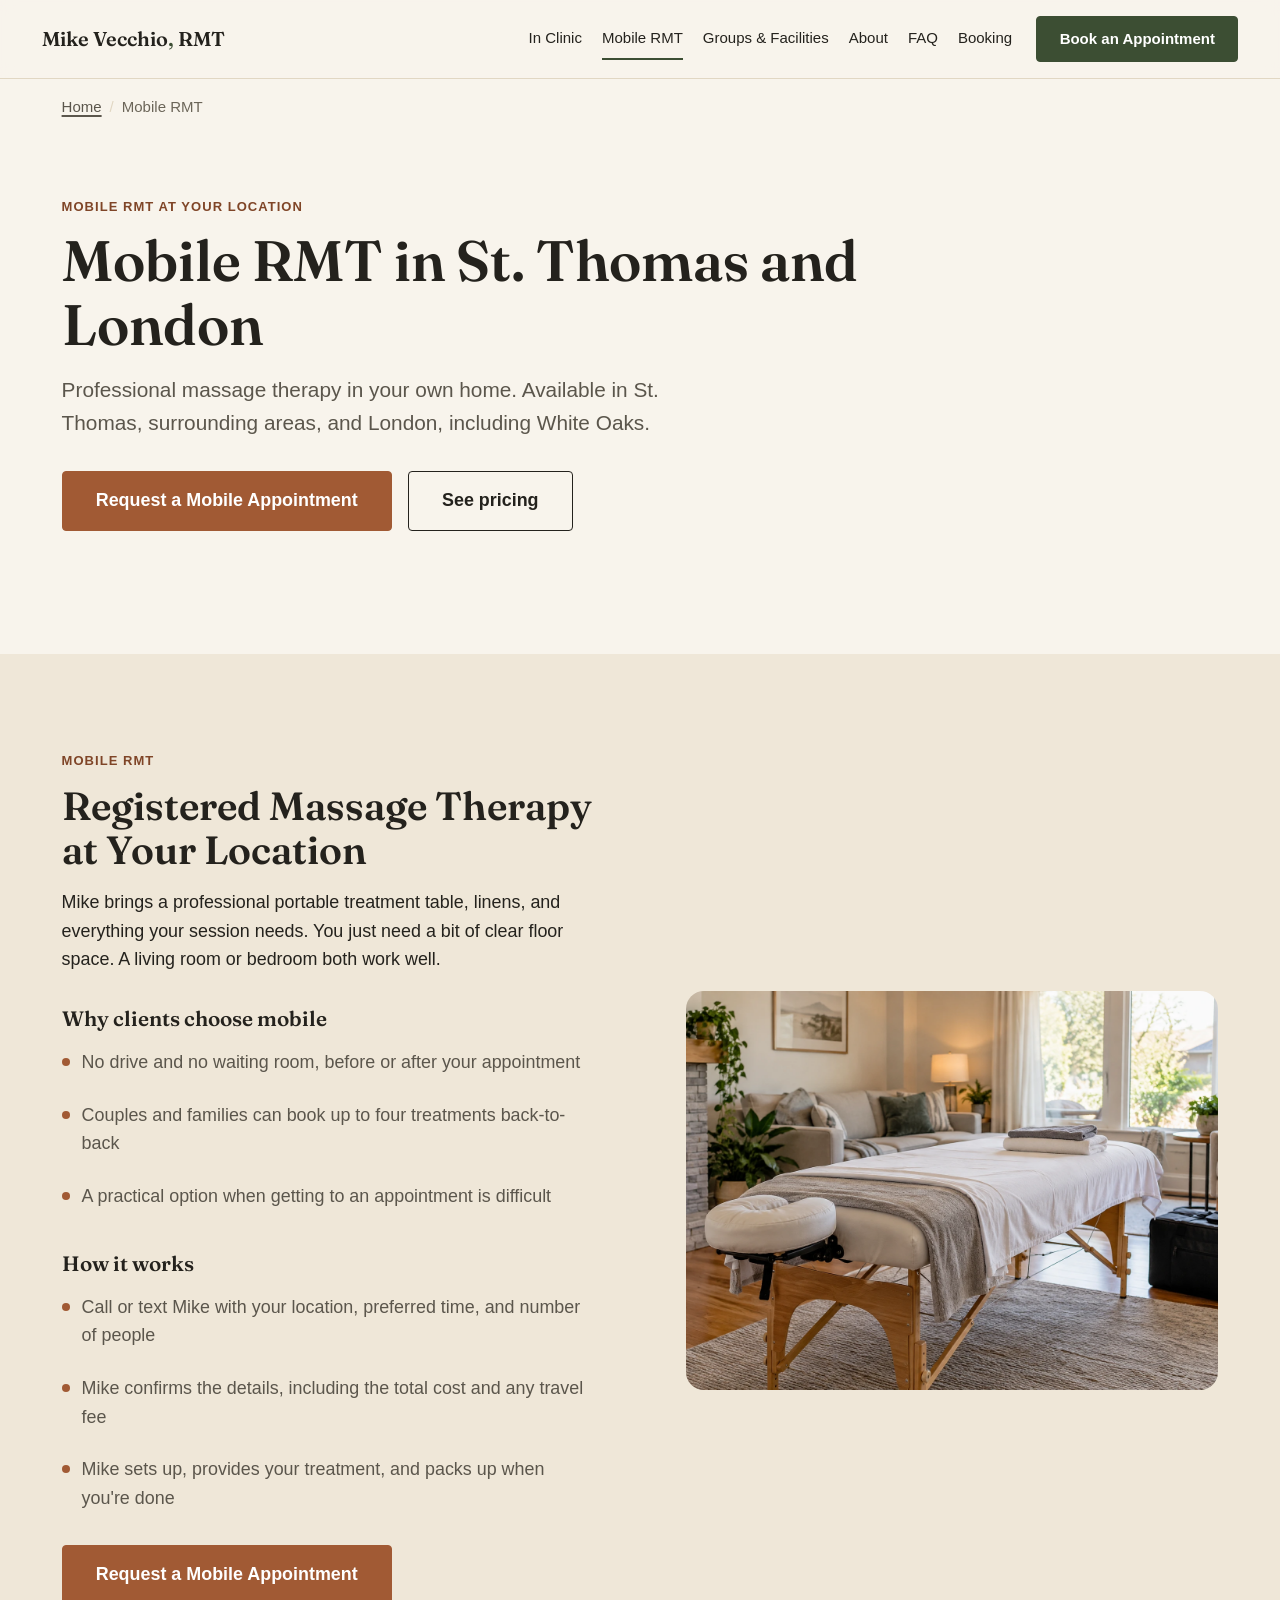
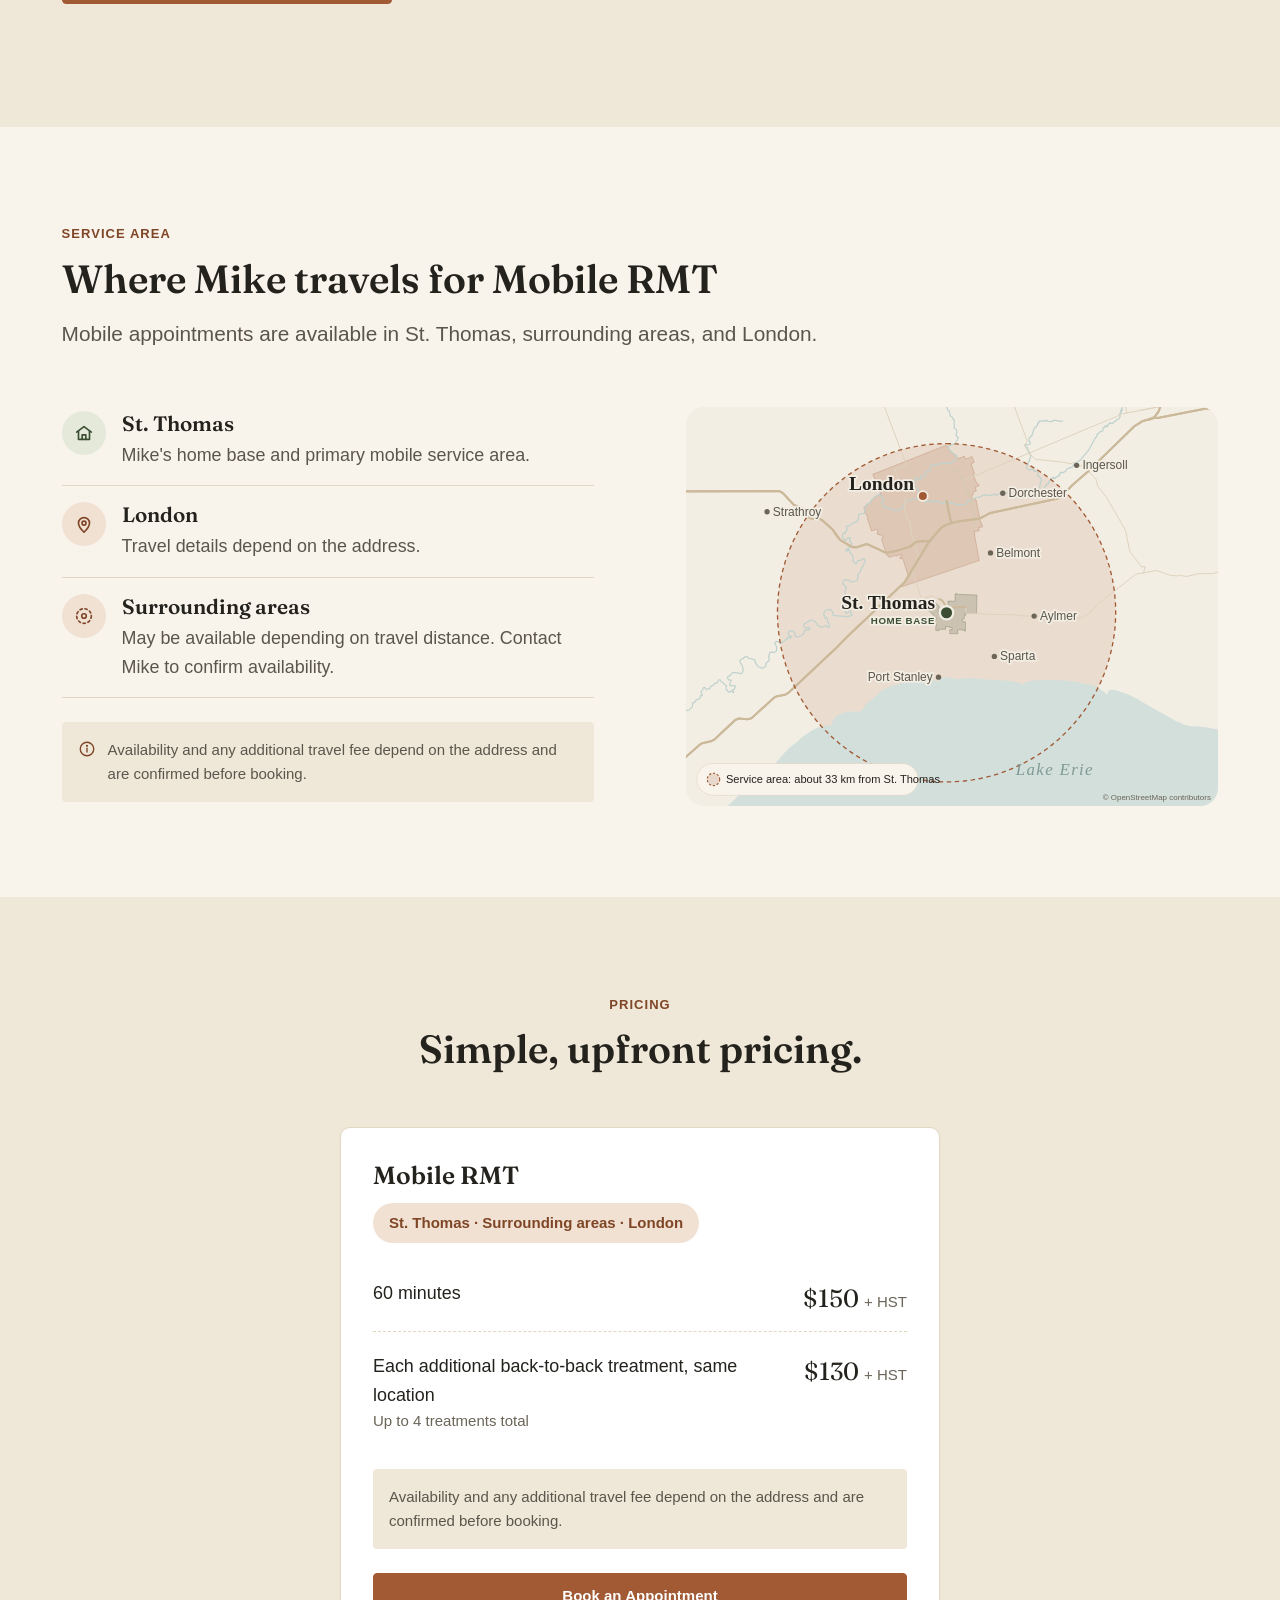
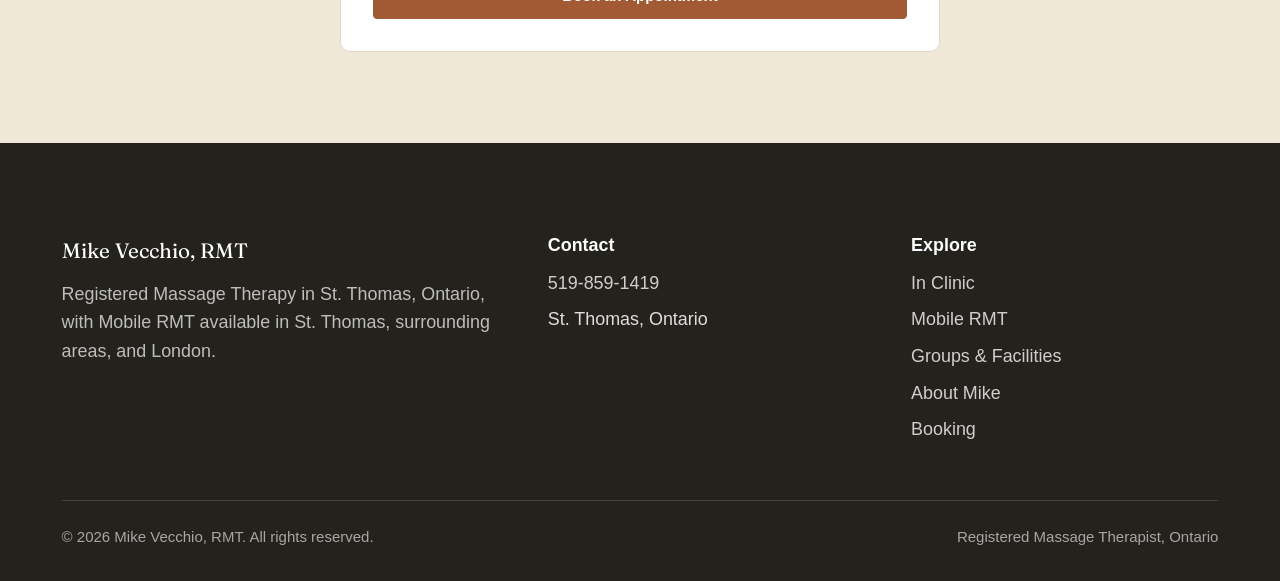
<file: mobile-rmt/index.html>
<!DOCTYPE html>
<html lang="en-CA">
<head>
<meta charset="utf-8" />
<meta name="viewport" content="width=device-width, initial-scale=1" />
<title>Mobile RMT St. Thomas &amp; London | Mike Vecchio</title>
<meta name="description" content="Mobile RMT in St. Thomas, surrounding areas, and London. In-home Registered Massage Therapy with Mike Vecchio. 60 minutes for $150 plus HST." />
<link rel="canonical" href="https://www.mikevecchiormt.ca/mobile-rmt/" />
<meta name="robots" content="index, follow, max-image-preview:large, max-snippet:-1" />
<meta name="theme-color" content="#A15A34" />

<link rel="icon" href="/favicon.png" />
<link rel="apple-touch-icon" href="/favicon.png" />

<meta property="og:type" content="website" />
<meta property="og:site_name" content="Mike Vecchio, RMT" />
<meta property="og:locale" content="en_CA" />
<meta property="og:url" content="https://www.mikevecchiormt.ca/mobile-rmt/" />
<meta property="og:title" content="Mobile RMT St. Thomas &amp; London | Mike Vecchio" />
<meta property="og:description" content="Mike brings professional Registered Massage Therapy to your home in St. Thomas, surrounding areas, and London. 60 minutes for $150, plus HST." />
<meta property="og:image" content="https://www.mikevecchiormt.ca/images/mike-portrait-placeholder.jpg" />
<meta property="og:image:width" content="474" />
<meta property="og:image:height" content="600" />
<meta name="twitter:card" content="summary_large_image" />
<meta name="twitter:title" content="Mobile RMT St. Thomas &amp; London | Mike Vecchio" />
<meta name="twitter:description" content="Mike brings professional Registered Massage Therapy to your home in St. Thomas, surrounding areas, and London." />
<meta name="twitter:image" content="https://www.mikevecchiormt.ca/images/mike-portrait-placeholder.jpg" />

<link rel="preconnect" href="https://fonts.googleapis.com" />
<link rel="preconnect" href="https://fonts.gstatic.com" crossorigin />
<link rel="stylesheet" href="https://fonts.googleapis.com/css2?family=Fraunces:ital,wght@0,500;0,600;0,700;1,500&display=swap" />
<link rel="stylesheet" href="/css/styles.css?v=20260924-11" />

<script type="application/ld+json">
{
  "@context": "https://schema.org",
  "@graph": [
    {
      "@type": "BreadcrumbList",
      "itemListElement": [
        {
          "@type": "ListItem",
          "position": 1,
          "name": "Home",
          "item": "https://www.mikevecchiormt.ca/"
        },
        {
          "@type": "ListItem",
          "position": 2,
          "name": "Mobile RMT",
          "item": "https://www.mikevecchiormt.ca/mobile-rmt/"
        }
      ]
    },
    {
      "@type": "Service",
      "name": "Mobile Registered Massage Therapy",
      "serviceType": "Mobile massage therapy",
      "areaServed": [
        {
          "@type": "City",
          "name": "St. Thomas, Ontario"
        },
        {
          "@type": "Place",
          "name": "London, Ontario"
        },
        {
          "@type": "Place",
          "name": "White Oaks, London, Ontario"
        }
      ],
      "provider": {
        "@id": "https://www.mikevecchiormt.ca/#business"
      },
      "offers": [
        {
          "@type": "Offer",
          "priceCurrency": "CAD",
          "price": "150",
          "name": "60 minute mobile treatment, plus HST"
        },
        {
          "@type": "Offer",
          "priceCurrency": "CAD",
          "price": "130",
          "name": "Each additional back-to-back 60 minute treatment at the same location, plus HST"
        }
      ]
    }
  ]
}
</script>
<script async src="https://www.googletagmanager.com/gtag/js?id=G-G4RWERL1EK"></script>
<script>
  window.dataLayer = window.dataLayer || [];
  function gtag(){dataLayer.push(arguments);}
  gtag('js', new Date());
  gtag('config', 'G-G4RWERL1EK');
</script>
</head>
<body>
<a class="skip-link" href="#main">Skip to content</a>

<header class="site-header">
  <div class="container site-header__bar">
    <a class="wordmark" href="/">Mike Vecchio<span>,</span> RMT</a>
    <nav class="nav-primary" aria-label="Primary">
      <div class="nav-menu" id="nav-menu">
        <ul class="nav-links">
          <li><a href="/massage-therapy/">In Clinic</a></li>
          <li><a href="/mobile-rmt/" aria-current="page">Mobile RMT</a></li>
          <li><a href="/groups-facilities/">Groups &amp; Facilities</a></li>
          <li><a href="/about/">About</a></li>
          <li><a href="/faq/">FAQ</a></li>
          <li><a href="/booking/">Booking</a></li>
        </ul>
        <div class="nav-actions">
          <a class="btn btn--primary" href="/booking/" data-analytics-event="booking_click" data-analytics-location="nav">Book an Appointment</a>
        </div>
      </div>
      <button class="nav-toggle" type="button" aria-expanded="false" aria-controls="nav-menu" aria-label="Open menu">
        <svg class="icon-open" viewBox="0 0 24 24" fill="none" stroke="currentColor" stroke-width="2" aria-hidden="true"><path d="M4 6h16M4 12h16M4 18h16" stroke-linecap="round"/></svg>
        <svg class="icon-close" viewBox="0 0 24 24" fill="none" stroke="currentColor" stroke-width="2" aria-hidden="true"><path d="M6 6l12 12M18 6L6 18" stroke-linecap="round"/></svg>
      </button>
    </nav>
  </div>
</header>

<main id="main">
  <nav class="breadcrumbs container" aria-label="Breadcrumb">
    <ol><li><a href="/">Home</a></li><li>Mobile RMT</li></ol>
  </nav>

  <section class="page-hero container">
    <p class="eyebrow eyebrow--clay">Mobile RMT at your location</p>
    <h1>Mobile RMT in St. Thomas and London</h1>
    <p class="lede">Professional massage therapy in your own home. Available in St. Thomas, surrounding areas, and London, including White Oaks.</p>
    <div class="hero__actions" style="margin-top: var(--space-6);">
      <a class="btn btn--clay btn--lg" href="/booking/#mobile-request" data-analytics-event="mobile_cta_click" data-analytics-location="mobile_page_hero">Request a Mobile Appointment</a>
      <a class="btn btn--outline btn--lg" href="#pricing">See pricing</a>
    </div>
  </section>

  <!-- MOBILE RMT OVERVIEW -->
  <section class="section section--alt" id="mobile-rmt-feature" data-reveal>
    <div class="container">
      <div class="feature">
        <div>
          <p class="eyebrow eyebrow--clay">Mobile RMT</p>
          <h2>Registered Massage Therapy at Your Location</h2>
          <p>Mike brings a professional portable treatment table, linens, and everything your session needs. You just need a bit of clear floor space. A living room or bedroom both work well.</p>
          <h3 class="feature__subhead">Why clients choose mobile</h3>
          <ul class="feature__list">
            <li>No drive and no waiting room, before or after your appointment</li>
            <li>Couples and families can book up to four treatments back-to-back</li>
            <li>A practical option when getting to an appointment is difficult</li>
          </ul>
          <h3 class="feature__subhead">How it works</h3>
          <ul class="feature__list">
            <li>Call or text Mike with your location, preferred time, and number of people</li>
            <li>Mike confirms the details, including the total cost and any travel fee</li>
            <li>Mike sets up, provides your treatment, and packs up when you're done</li>
          </ul>
          <div class="hero__actions">
            <a class="btn btn--clay btn--lg" href="/booking/#mobile-request" data-analytics-event="mobile_cta_click" data-analytics-location="mobile_page_feature">Request a Mobile Appointment</a>
          </div>
        </div>
        <div class="feature__media">
          <img src="/images/mobile-setup.webp" width="1536" height="1024" alt="A portable massage table set up in a bright living room, with towels, a face cradle, and a carry case" loading="lazy" decoding="async" />
        </div>
      </div>
    </div>
  </section>

  <section class="section" data-reveal>
    <div class="container">
      <div class="section-head section-head--wide">
        <p class="eyebrow eyebrow--clay">Service area</p>
        <h2>Where Mike travels for Mobile RMT</h2>
        <p class="lede">Mobile appointments are available in St. Thomas, surrounding areas, and London.</p>
      </div>
      <div class="feature feature--reverse">
        <div class="feature__media">
          <img src="/images/service-area-map.svg" width="1200" height="900" alt="Map of Mike's mobile service area: about 33 km around St. Thomas, including all of London, Port Stanley, Aylmer, and Belmont" loading="lazy" decoding="async" />
        </div>
        <div>
          <ul class="area-list">
            <li class="area-list__item">
              <span class="area-list__icon area-list__icon--home"><svg viewBox="0 0 24 24" fill="none" stroke="currentColor" stroke-width="1.8" stroke-linecap="round" stroke-linejoin="round" aria-hidden="true"><path d="M4 11l8-6 8 6"/><path d="M6 9.5V19h12V9.5"/><path d="M10 19v-5h4v5"/></svg></span>
              <div>
                <h3 class="area-list__name">St. Thomas</h3>
                <p class="area-list__desc">Mike's home base and primary mobile service area.</p>
              </div>
            </li>
            <li class="area-list__item">
              <span class="area-list__icon"><svg viewBox="0 0 24 24" fill="none" stroke="currentColor" stroke-width="1.8" stroke-linecap="round" stroke-linejoin="round" aria-hidden="true"><path d="M12 21s-6-5.6-6-10a6 6 0 0 1 12 0c0 4.4-6 10-6 10z"/><circle cx="12" cy="11" r="2.2"/></svg></span>
              <div>
                <h3 class="area-list__name">London</h3>
                <p class="area-list__desc">Travel details depend on the address.</p>
              </div>
            </li>
            <li class="area-list__item">
              <span class="area-list__icon"><svg viewBox="0 0 24 24" fill="none" stroke="currentColor" stroke-width="1.8" stroke-linecap="round" stroke-linejoin="round" aria-hidden="true"><circle cx="12" cy="12" r="8" stroke-dasharray="2.5 3"/><circle cx="12" cy="12" r="2.5"/></svg></span>
              <div>
                <h3 class="area-list__name">Surrounding areas</h3>
                <p class="area-list__desc">May be available depending on travel distance. Contact Mike to confirm availability.</p>
              </div>
            </li>
          </ul>
          <p class="area-note"><svg viewBox="0 0 24 24" fill="none" stroke="currentColor" stroke-width="1.8" stroke-linecap="round" stroke-linejoin="round" aria-hidden="true"><circle cx="12" cy="12" r="9"/><path d="M12 11v5"/><circle cx="12" cy="7.8" r="0.6" fill="currentColor"/></svg><span>Availability and any additional travel fee depend on the address and are confirmed before booking.</span></p>
        </div>
      </div>
    </div>
  </section>

  <section class="section section--alt pricing-section" id="pricing" data-reveal>
    <div class="container">
      <div class="section-head section-head--center">
        <p class="eyebrow eyebrow--clay">Pricing</p>
        <h2>Simple, upfront pricing.</h2>
      </div>
      <div class="pricing-grid pricing-grid--single">
        <div class="pricing-card">
          <div class="pricing-card__head">
            <h3>Mobile RMT</h3>
            <span class="badge badge--clay">St. Thomas · Surrounding areas · London</span>
          </div>
        <ul class="pricing-list">
          <li class="pricing-row"><span class="pricing-row__label">60 minutes</span><span class="pricing-row__price">$150<small>+ HST</small></span></li>
          <li class="pricing-row"><span class="pricing-row__label">Each additional back-to-back treatment, same location<small>Up to 4 treatments total</small></span><span class="pricing-row__price">$130<small>+ HST</small></span></li>
        </ul>
        <div class="pricing-card__notes">
          <p class="pricing-note">Availability and any additional travel fee depend on the address and are confirmed before booking.</p>
        </div>
        <a class="btn btn--clay" href="/booking/#mobile-request" data-analytics-event="mobile_cta_click" data-analytics-location="mobile_page_pricing">Book an Appointment</a>
        </div>
      </div>
    </div>
  </section>
</main>

<div class="sticky-cta" aria-hidden="false">
  <a class="btn btn--clay" href="/booking/#mobile-request" data-analytics-event="mobile_cta_click" data-analytics-location="sticky_bar">Request Mobile Visit</a>
  <a class="btn btn--outline" href="/booking/#practice" data-analytics-event="booking_click" data-analytics-location="sticky_bar">Book Regular Visit</a>
</div>

<footer class="site-footer">
  <div class="container">
    <div class="footer-grid">
      <div>
        <div class="footer-wordmark">Mike Vecchio, RMT</div>
        <p>Registered Massage Therapy in St. Thomas, Ontario, with Mobile RMT available in St. Thomas, surrounding areas, and London.</p>
      </div>
      <div>
        <h3>Contact</h3>
        <ul class="footer-links">
          <li><a href="tel:+15198591419" data-analytics-event="phone_click" data-analytics-location="footer">519-859-1419</a></li>
          <li>St. Thomas, Ontario</li>
        </ul>
      </div>
      <div>
        <h3>Explore</h3>
        <ul class="footer-links">
          <li><a href="/massage-therapy/">In Clinic</a></li>
          <li><a href="/mobile-rmt/">Mobile RMT</a></li>
          <li><a href="/groups-facilities/">Groups &amp; Facilities</a></li>
          <li><a href="/about/">About Mike</a></li>
          <li><a href="/booking/">Booking</a></li>
        </ul>
      </div>
    </div>
    <div class="footer-bottom">
      <span>&copy; <span id="footer-year">2026</span> Mike Vecchio, RMT. All rights reserved.</span>
      <span>Registered Massage Therapist, Ontario</span>
    </div>
  </div>
</footer>

<script src="/js/analytics.js"></script>
<script src="/js/main.js"></script>
<script>
  if (window.mvAnalytics) window.mvAnalytics.track('mobile_service_view', { page: window.location.pathname });
</script>
</body>
</html>
</file>
<file: css/styles.css>
/* ==========================================================================
   Mike Vecchio, RMT: Design System & Site Styles
   Plain CSS. No build step. Organized as:
     1. Design tokens (custom properties)
     2. Reset / base elements
     3. Layout primitives (container, section, grid)
     4. Typography helpers
     5. Components (nav, buttons, cards-ish blocks, pricing, FAQ, forms, etc.)
     6. Page-specific tweaks
     7. Motion & accessibility
   ========================================================================== */

/* --------------------------------------------------------------------------
   1. DESIGN TOKENS
   -------------------------------------------------------------------------- */
:root {
  /* Color: warm paper neutrals */
  --color-paper: #F8F4EC;         /* primary background */
  --color-paper-deep: #EFE7D8;    /* secondary section background */
  --color-paper-line: #E1D7C3;    /* hairline borders on paper */

  /* Color: ink */
  --color-ink: #24221D;           /* primary text, near-black warm charcoal */
  --color-ink-soft: #5B564C;      /* secondary text */
  --color-ink-faint: #6B6558;     /* tertiary / meta text (WCAG AA on paper) */

  /* Color: forest (practice / primary brand accent) */
  --color-forest: #3C4E33;
  --color-forest-deep: #2A3824;
  --color-forest-tint: #E4E9DA;

  /* Color: clay (mobile RMT accent: distinguishes "Mike comes to you") */
  --color-clay: #A15A34;
  --color-clay-deep: #7F4527;
  --color-clay-tint: #F1E1D2;

  /* Color: surfaces */
  --color-white: #FFFFFF;

  /* Feedback */
  --color-error: #A3352A;
  --color-error-tint: #F7E3E0;
  --color-success: #2E5C3A;
  --color-success-tint: #E3EEE2;

  /* Typography */
  --font-display: 'Fraunces', Georgia, 'Iowan Old Style', 'Times New Roman', serif;
  --font-body: -apple-system, BlinkMacSystemFont, 'Segoe UI', Roboto, Helvetica, Arial, sans-serif;

  --fs-eyebrow: 0.8125rem;
  --fs-body-sm: clamp(0.9rem, 0.86rem + 0.15vw, 0.9375rem);
  --fs-body: clamp(1rem, 0.96rem + 0.2vw, 1.125rem);
  --fs-body-lg: clamp(1.125rem, 1.06rem + 0.3vw, 1.3125rem);
  --fs-h3: clamp(1.25rem, 1.15rem + 0.5vw, 1.625rem);
  --fs-h2: clamp(1.75rem, 1.5rem + 1.2vw, 2.5rem);
  --fs-h1: clamp(2.25rem, 1.8rem + 2.2vw, 3.75rem);
  --fs-display: clamp(2.75rem, 2.1rem + 3vw, 4.75rem);

  --lh-tight: 1.12;
  --lh-heading: 1.25;
  --lh-body: 1.6;

  /* Spacing scale (fluid where it helps rhythm breathe on large screens) */
  --space-1: 0.25rem;
  --space-2: 0.5rem;
  --space-3: 0.75rem;
  --space-4: 1rem;
  --space-5: 1.5rem;
  --space-6: 2rem;
  --space-7: clamp(2.5rem, 2rem + 2vw, 3.5rem);
  --space-8: clamp(3.5rem, 2.5rem + 4vw, 6rem);
  --space-9: clamp(5rem, 3.5rem + 6vw, 8.5rem);

  /* Layout */
  --container-max: 1240px;
  --container-narrow: 760px;
  --container-pad: clamp(1.25rem, 1rem + 2vw, 3rem);

  /* Shape */
  --radius-sm: 4px;
  --radius-md: 10px;
  --radius-lg: 18px;

  /* Elevation (used sparingly) */
  --shadow-sm: 0 1px 3px rgba(36, 34, 29, 0.08);
  --shadow-md: 0 10px 30px -12px rgba(36, 34, 29, 0.28);

  /* Motion */
  --ease: cubic-bezier(0.4, 0, 0.2, 1);
  --dur-fast: 150ms;
  --dur-base: 260ms;
  --dur-slow: 420ms;

  /* Focus */
  --focus-ring: 3px solid #1E63A8;
  --focus-ring-offset: 2px;
}

/* --------------------------------------------------------------------------
   2. RESET / BASE
   -------------------------------------------------------------------------- */
*, *::before, *::after { box-sizing: border-box; }
[hidden] { display: none !important; }
html { -webkit-text-size-adjust: 100%; scroll-behavior: smooth; }
@media (prefers-reduced-motion: reduce) {
  html { scroll-behavior: auto; }
}

body {
  margin: 0;
  background: var(--color-paper);
  color: var(--color-ink);
  font-family: var(--font-body);
  font-size: var(--fs-body);
  line-height: var(--lh-body);
  -webkit-font-smoothing: antialiased;
  text-rendering: optimizeLegibility;
}

img, svg { display: block; max-width: 100%; }
img { height: auto; }

h1, h2, h3, h4 {
  font-family: var(--font-display);
  color: var(--color-ink);
  margin: 0 0 var(--space-4);
  line-height: var(--lh-heading);
  font-weight: 600;
}
h1 { font-size: var(--fs-h1); line-height: var(--lh-tight); }
h2 { font-size: var(--fs-h2); line-height: var(--lh-tight); }
h3 { font-size: var(--fs-h3); }
h4 { font-size: var(--fs-body-lg); }

p { margin: 0 0 var(--space-4); max-width: 65ch; }
p:last-child { margin-bottom: 0; }

ul, ol { margin: 0 0 var(--space-4); padding-left: 1.25em; }
li + li { margin-top: var(--space-2); }

a { color: var(--color-forest); text-decoration-thickness: 1.5px; text-underline-offset: 3px; }
a:hover { color: var(--color-forest-deep); }

strong { font-weight: 700; }

button { font-family: inherit; }

hr {
  border: none;
  border-top: 1px solid var(--color-paper-line);
  margin: var(--space-7) 0;
}

:focus-visible {
  outline: var(--focus-ring);
  outline-offset: var(--focus-ring-offset);
  border-radius: 2px;
}

/* Skip link */
.skip-link {
  position: absolute;
  left: var(--space-4);
  top: -60px;
  background: var(--color-ink);
  color: var(--color-white);
  padding: var(--space-3) var(--space-5);
  border-radius: var(--radius-sm);
  z-index: 1000;
  transition: top var(--dur-fast) var(--ease);
}
.skip-link:focus { top: var(--space-4); }

/* --------------------------------------------------------------------------
   3. LAYOUT PRIMITIVES
   -------------------------------------------------------------------------- */
.container {
  width: 100%;
  max-width: var(--container-max);
  margin-inline: auto;
  padding-inline: var(--container-pad);
}

.container--narrow {
  max-width: var(--container-narrow);
}

.section {
  padding-block: var(--space-8);
}

.section--tight { padding-block: var(--space-7); }

.section--alt {
  background: var(--color-paper-deep);
}

.section--forest {
  background: var(--color-forest);
  color: var(--color-white);
}
.section--forest h2, .section--forest h3 { color: var(--color-white); }
.section--forest p { color: rgba(255,255,255,0.88); }
.section--forest a:not(.btn) { color: var(--color-white); }

.section-head {
  max-width: 46rem;
  margin-bottom: var(--space-7);
}
.section-head--center { margin-inline: auto; text-align: center; }
.section-head--wide { max-width: none; }
.section-head--tight { margin-bottom: var(--space-5); }
.section-head--wide .lede { max-width: none; }

.eyebrow {
  display: inline-flex;
  align-items: center;
  gap: var(--space-2);
  font-family: var(--font-body);
  font-size: var(--fs-eyebrow);
  font-weight: 700;
  letter-spacing: 0.08em;
  text-transform: uppercase;
  color: var(--color-forest);
  margin-bottom: var(--space-3);
}
.eyebrow--clay { color: var(--color-clay-deep); }
.section--forest .eyebrow { color: var(--color-paper); }

.lede {
  font-size: var(--fs-body-lg);
  color: var(--color-ink-soft);
  max-width: 42rem;
}

/* Grid helpers */
.grid {
  display: grid;
  gap: var(--space-7);
}
.grid--2 { grid-template-columns: repeat(2, 1fr); }
.grid--3 { grid-template-columns: repeat(3, 1fr); }
.grid--4 { grid-template-columns: repeat(4, 1fr); }

@media (max-width: 900px) {
  .grid--3, .grid--4 { grid-template-columns: repeat(2, 1fr); }
}
@media (max-width: 640px) {
  .grid--2, .grid--3, .grid--4 { grid-template-columns: 1fr; }
}

.stack { display: flex; flex-direction: column; }
.cluster { display: flex; flex-wrap: wrap; align-items: center; gap: var(--space-4); }

.visually-hidden {
  position: absolute;
  width: 1px; height: 1px;
  padding: 0; margin: -1px;
  overflow: hidden;
  clip: rect(0,0,0,0);
  white-space: nowrap;
  border: 0;
}

/* --------------------------------------------------------------------------
   4. TYPOGRAPHY HELPERS
   -------------------------------------------------------------------------- */
.text-soft { color: var(--color-ink-soft); }
.text-faint { color: var(--color-ink-faint); }
.text-forest { color: var(--color-forest); }
.text-clay { color: var(--color-clay-deep); }
.font-display { font-family: var(--font-display); }

/* --------------------------------------------------------------------------
   5. COMPONENTS
   -------------------------------------------------------------------------- */

/* --- Site header / nav ------------------------------------------------- */
.site-header {
  position: sticky;
  top: 0;
  z-index: 100;
  border-bottom: 1px solid var(--color-paper-line);
}
/*
 * The translucent blur lives on a pseudo-element rather than directly on
 * .site-header. A `backdrop-filter` (or `filter`) on an element creates a
 * new containing block for its `position: fixed` descendants: which broke
 * the full-screen mobile nav overlay (a fixed-position child) by confining
 * it to the header's own small box. Isolating the filter to ::before avoids
 * that entirely.
 */
.site-header::before {
  content: '';
  position: absolute;
  inset: 0;
  z-index: -1;
  background: rgba(248, 244, 236, 0.92);
  backdrop-filter: saturate(140%) blur(8px);
}

/*
 * The header's row (logo + 5 nav links + phone + CTA button) needs more
 * horizontal room than the page's normal 1240px content measure comfortably
 * allows without crowding. Giving the header its own slightly wider
 * container avoids trimming the nav down to the point of feeling cramped.
 */
.site-header .container {
  max-width: 1360px;
}

.site-header__bar {
  display: flex;
  align-items: center;
  justify-content: space-between;
  gap: var(--space-5);
  padding-block: var(--space-4);
}

.wordmark {
  font-family: var(--font-display);
  font-weight: 600;
  font-size: 1.25rem;
  color: var(--color-ink);
  text-decoration: none;
  white-space: nowrap;
}
.wordmark:hover { color: var(--color-ink); }
.wordmark span { color: var(--color-forest); }

.nav-primary {
  display: flex;
  align-items: center;
  gap: var(--space-4);
}

.nav-menu {
  display: flex;
  align-items: center;
  gap: var(--space-5);
}

a.nav-phone-icon {
  display: none;
  color: var(--color-ink);
}
.nav-phone-icon svg { width: 20px; height: 20px; }

.nav-links {
  display: flex;
  align-items: center;
  flex-wrap: nowrap;
  gap: 1.25rem;
  list-style: none;
  margin: 0;
  padding: 0;
  font-size: var(--fs-body-sm);
}
.nav-links li { flex-shrink: 0; }
.nav-links li + li { margin-top: 0; }
.nav-links a {
  display: inline-block;
  white-space: nowrap;
  color: var(--color-ink);
  text-decoration: none;
  padding: var(--space-2) 0;
  border-bottom: 2px solid transparent;
  transition: border-color var(--dur-fast) var(--ease);
}
.nav-links a:hover,
.nav-links a[aria-current="page"] {
  border-bottom-color: var(--color-forest);
}

.nav-actions { display: flex; align-items: center; gap: var(--space-4); flex-shrink: 0; }

.nav-phone {
  display: inline-flex;
  align-items: center;
  gap: var(--space-2);
  font-size: var(--fs-body-sm);
  font-weight: 600;
  color: var(--color-ink);
  text-decoration: none;
  white-space: nowrap;
  flex-shrink: 0;
}
.nav-phone svg { width: 18px; height: 18px; flex-shrink: 0; }

.nav-actions .btn { flex-shrink: 0; white-space: nowrap; }

.nav-toggle {
  display: none;
  position: relative;
  z-index: 1;
  background: none;
  border: 1px solid var(--color-paper-line);
  border-radius: var(--radius-sm);
  width: 44px;
  height: 44px;
  align-items: center;
  justify-content: center;
  cursor: pointer;
}
.nav-toggle svg { width: 22px; height: 22px; }
.nav-toggle .icon-close { display: none; }
.nav-toggle[aria-expanded="true"] .icon-open { display: none; }
.nav-toggle[aria-expanded="true"] .icon-close { display: block; }

/*
 * 1140px (not the more typical ~900px tablet breakpoint) is intentional:
 * five nav links plus the phone number and "Book an Appointment" button
 * need roughly that much room to sit on one line without crowding or
 * wrapping. Switching to the mobile menu earlier avoids a cramped
 * mid-width zone where the row would otherwise overflow.
 */
@media (max-width: 1140px) {
  .nav-primary { position: static; }
  .nav-links {
    flex-direction: column;
    align-items: stretch;
    gap: 0;
    font-size: var(--fs-body-lg);
  }
  .nav-links a {
    display: block;
    padding: var(--space-4) 0;
    border-bottom: 1px solid var(--color-paper-line);
  }
  .nav-menu {
    position: fixed;
    inset: 0;
    top: 0;
    background: var(--color-paper);
    padding: calc(var(--space-4) * 2 + 44px) var(--container-pad) var(--space-8);
    display: flex;
    flex-direction: column;
    gap: var(--space-6);
    transform: translateX(100%);
    transition: transform var(--dur-slow) var(--ease);
    overflow-y: auto;
  }
  .js-enabled .nav-menu { visibility: hidden; }
  .js-enabled .nav-menu.is-open { transform: translateX(0); visibility: visible; }
  html:not(.js-enabled) .nav-menu { position: static; transform: none; padding: var(--space-4); }
  .nav-actions { flex-direction: column; align-items: stretch; gap: var(--space-4); }
  .nav-actions .btn { width: 100%; justify-content: center; }
  .nav-toggle { display: inline-flex; }
  a.nav-phone-icon { display: inline-flex; align-items: center; justify-content: center; }
  body.nav-open { overflow: hidden; }
}

@media (prefers-reduced-motion: reduce) {
  .nav-menu { transition: none; }
}

/* --- Buttons ------------------------------------------------------------ */
.btn {
  display: inline-flex;
  align-items: center;
  justify-content: center;
  gap: var(--space-2);
  font-family: var(--font-body);
  font-weight: 700;
  font-size: var(--fs-body-sm);
  text-decoration: none;
  border-radius: var(--radius-sm);
  border: 1.5px solid transparent;
  padding: 0.85em 1.5em;
  cursor: pointer;
  transition: background var(--dur-fast) var(--ease), color var(--dur-fast) var(--ease), border-color var(--dur-fast) var(--ease), transform var(--dur-fast) var(--ease);
  line-height: 1.2;
}
.btn:active { transform: translateY(1px); }

.btn--primary {
  background: var(--color-forest);
  border-color: var(--color-forest);
  color: var(--color-white);
}
.btn--primary:hover { background: var(--color-forest-deep); border-color: var(--color-forest-deep); color: var(--color-white); }

.btn--clay {
  background: var(--color-clay);
  border-color: var(--color-clay);
  color: var(--color-white);
}
.btn--clay:hover { background: var(--color-clay-deep); border-color: var(--color-clay-deep); color: var(--color-white); }

.btn--clay-deep {
  background: var(--color-clay-deep);
  border-color: var(--color-clay-deep);
  color: var(--color-white);
}
.btn--clay-deep:hover { background: var(--color-ink); border-color: var(--color-ink); color: var(--color-white); }

.btn--outline {
  background: transparent;
  border-color: currentColor;
  color: var(--color-ink);
}
.btn--outline:hover { background: var(--color-ink); border-color: var(--color-ink); color: var(--color-white); }

.btn--ghost {
  background: transparent;
  border-color: transparent;
  color: var(--color-forest);
  padding-inline: 0.25em;
}
.btn--ghost:hover { color: var(--color-forest-deep); }

.btn--lg { padding: 1em 1.85em; font-size: var(--fs-body); }
.btn--block { width: 100%; }
.btn[disabled] { opacity: 0.6; cursor: not-allowed; }

.btn .spinner { display: none; }
.btn[data-loading="true"] .spinner { display: inline-block; }
.btn[data-loading="true"] .btn-label { opacity: 0.7; }

.spinner {
  width: 1em; height: 1em;
  border: 2px solid rgba(255,255,255,0.5);
  border-top-color: currentColor;
  border-radius: 50%;
  animation: spin 700ms linear infinite;
}
@keyframes spin { to { transform: rotate(360deg); } }
@media (prefers-reduced-motion: reduce) {
  .spinner { animation-duration: 1400ms; }
}

/* --- Hero ---------------------------------------------------------------- */
.hero {
  padding-block: var(--space-8) var(--space-8);
}
.hero__grid {
  display: grid;
  grid-template-columns: 1.05fr 0.95fr;
  gap: var(--space-8);
  align-items: center;
}
.hero__eyebrow { color: var(--color-forest); }
.hero h1 { font-size: var(--fs-display); max-width: 15ch; }
.hero__lede { font-size: var(--fs-body-lg); color: var(--color-ink-soft); max-width: 40ch; margin-bottom: var(--space-6); }
.hero__actions { display: flex; flex-wrap: wrap; gap: var(--space-4); margin-bottom: var(--space-6); }
.hero__media {
  position: relative;
  border-radius: var(--radius-lg);
  overflow: hidden;
  aspect-ratio: 4 / 5;
}
.hero__media img { width: 100%; height: 100%; object-fit: cover; }
.hero__media-caption {
  position: absolute;
  left: var(--space-4);
  bottom: var(--space-4);
  background: rgba(36,34,29,0.72);
  color: var(--color-white);
  font-size: var(--fs-eyebrow);
  padding: var(--space-2) var(--space-3);
  border-radius: var(--radius-sm);
}

@media (max-width: 960px) {
  .hero__grid { grid-template-columns: 1fr; }
  .hero__media { order: -1; aspect-ratio: 16 / 10; }
  .hero h1 { max-width: none; }
}

/* --- Trust strip ---------------------------------------------------------- */
.trust-strip {
  border-top: 1px solid var(--color-paper-line);
  border-bottom: 1px solid var(--color-paper-line);
  padding-block: var(--space-5);
}
.trust-strip__row {
  display: flex;
  flex-wrap: wrap;
  gap: var(--space-6) var(--space-7);
  justify-content: center;
  text-align: center;
  font-size: var(--fs-body-sm);
  color: var(--color-ink-soft);
}
.trust-strip__row strong { color: var(--color-ink); font-family: var(--font-display); font-size: 1.05em; }

/* --- Two ways split -------------------------------------------------------- */
.two-ways {
  display: grid;
  grid-template-columns: 1fr 1fr;
  gap: 1px;
  background: var(--color-paper-line);
  border-radius: var(--radius-lg);
  overflow: hidden;
}
.two-ways--3 { grid-template-columns: repeat(3, 1fr); }
.way {
  background: var(--color-paper);
  padding: var(--space-7);
  display: flex;
  flex-direction: column;
}
.way--clay { background: var(--color-clay-tint); }
.way--forest { background: var(--color-forest-tint); }
.way--clay-deep { background: var(--color-clay); }
.way--clay-deep .way__icon,
.way--clay-deep h3,
.way--clay-deep p { color: var(--color-paper); }
.way--clay-deep .way__price small { color: rgba(248, 244, 236, 0.75); }
.way--clay-deep .btn--outline { color: var(--color-paper); border-color: var(--color-paper); }
.way--clay-deep .btn--outline:hover { background: var(--color-paper); border-color: var(--color-paper); color: var(--color-clay-deep); }
.way__icon { width: 64px; height: 64px; margin-bottom: var(--space-4); color: var(--color-forest); }
.way--clay .way__icon { color: var(--color-clay-deep); }
.way h3 { margin-bottom: var(--space-3); }
.way p { margin-bottom: var(--space-5); }
.way__price { font-family: var(--font-display); font-size: var(--fs-h3); margin-bottom: var(--space-5); }
.way__price small { font-family: var(--font-body); font-size: var(--fs-body-sm); font-weight: 400; color: var(--color-ink-soft); display: block; margin-top: 2px; }
.way__actions { margin-top: auto; }
.way__prices { list-style: none; padding: 0; margin: 0 0 var(--space-5); }
.way__prices li {
  display: flex;
  justify-content: space-between;
  align-items: baseline;
  gap: var(--space-4);
  margin: 0;
  padding: var(--space-3) 0;
  border-bottom: 1px dashed rgba(36, 34, 29, 0.18);
}
.way__prices li:last-child { border-bottom: none; }
.way__prices li > span:first-child small { display: block; font-size: var(--fs-body-sm); color: var(--color-ink-soft); }
.way__prices-amount { font-family: var(--font-display); font-size: 1.375rem; white-space: nowrap; }
.way__prices-amount small { font-family: var(--font-body); font-size: var(--fs-body-sm); color: var(--color-ink-soft); margin-left: 0.3em; }
.way--clay-deep .way__prices { color: var(--color-paper); }
.way--clay-deep .way__prices li { border-bottom-color: rgba(248, 244, 236, 0.3); }
.way--clay-deep .way__prices li > span:first-child small,
.way--clay-deep .way__prices-amount small { color: rgba(248, 244, 236, 0.8); }

@media (max-width: 900px) {
  .two-ways--3 { grid-template-columns: 1fr; }
}
@media (max-width: 760px) {
  .two-ways { grid-template-columns: 1fr; }
}

/* --- Category / help cards -------------------------------------------------- */
.help-grid { }
.help-item {
  padding: var(--space-5) 0;
  border-top: 1px solid var(--color-paper-line);
}
.help-item:last-child { border-bottom: 1px solid var(--color-paper-line); }
.help-item :is(h2, h3) { font-size: var(--fs-body-lg); margin-bottom: var(--space-2); }
.help-item p { color: var(--color-ink-soft); margin: 0; }

/* --- Feature block (Mobile RMT / Meet Mike) -------------------------------- */
.feature {
  display: grid;
  grid-template-columns: 1fr 1fr;
  gap: var(--space-8);
  align-items: center;
}
.feature--reverse .feature__media { order: 2; }
.feature__media {
  border-radius: var(--radius-lg);
  overflow: hidden;
  aspect-ratio: 4 / 3;
}
.feature__media img { width: 100%; height: 100%; object-fit: cover; }
.feature__list { list-style: none; padding: 0; margin: var(--space-5) 0; }
.feature__list li {
  position: relative;
  padding: var(--space-2) 0 var(--space-2) calc(8px + var(--space-3));
  color: var(--color-ink-soft);
}
.feature__list li::before {
  content: '';
  position: absolute;
  left: 0;
  top: calc(var(--space-2) + 0.55em);
  width: 8px; height: 8px;
  border-radius: 50%;
  background: var(--color-clay);
}
.feature__list--forest li::before { background: var(--color-forest); }
.feature__subhead { font-size: var(--fs-body-lg); margin: var(--space-6) 0 0; }
.feature__subhead + .feature__list { margin-top: var(--space-2); }
.feature__subhead:first-child { margin-top: 0; }

/* --- Service area list (Mobile RMT) ---------------------------------------- */
.area-list { list-style: none; padding: 0; margin: 0 0 var(--space-5); }
.area-list__item {
  display: grid;
  grid-template-columns: 44px 1fr;
  gap: var(--space-4);
  align-items: start;
  margin: 0;
  padding: var(--space-4) 0;
  border-bottom: 1px solid var(--color-paper-line);
}
.area-list__item:first-child { padding-top: 0; }
.area-list__icon {
  width: 44px; height: 44px;
  border-radius: 50%;
  display: grid;
  place-items: center;
  background: var(--color-clay-tint);
  color: var(--color-clay-deep);
}
.area-list__icon--home { background: var(--color-forest-tint); color: var(--color-forest); }
.area-list__icon svg { width: 22px; height: 22px; }
.area-list__name { font-size: var(--fs-body-lg); margin: 0 0 var(--space-1); }
.area-list__desc { margin: 0; color: var(--color-ink-soft); }
.area-note {
  display: flex;
  gap: var(--space-3);
  align-items: flex-start;
  margin: 0;
  padding: var(--space-4);
  font-size: var(--fs-body-sm);
  color: var(--color-ink-soft);
  background: var(--color-paper-deep);
  border-radius: var(--radius-sm);
}
.area-note svg { flex-shrink: 0; width: 18px; height: 18px; margin-top: 0.15em; color: var(--color-clay-deep); }

@media (max-width: 860px) {
  .feature, .feature--reverse { grid-template-columns: 1fr; }
  .feature--reverse .feature__media { order: -1; }
}

/* --- Pricing --------------------------------------------------------------- */
.pricing-grid {
  display: grid;
  grid-template-columns: repeat(2, minmax(0, 1fr));
  gap: var(--space-7);
}
.pricing-section .pricing-grid--single {
  grid-template-columns: minmax(0, 1fr);
  width: 100%;
  max-width: 600px;
  margin-left: auto;
  margin-right: auto;
}
.pricing-card {
  background: var(--color-white);
  border: 1px solid var(--color-paper-line);
  border-radius: var(--radius-md);
  padding: var(--space-6);
  min-width: 0;
  display: flex;
  flex-direction: column;
}
.pricing-card__head { display: flex; flex-direction: column; align-items: flex-start; gap: var(--space-3); margin-bottom: var(--space-5); }
.pricing-card__head h3 { margin-bottom: 0; }
.pricing-list { list-style: none; margin: 0 0 var(--space-5); padding: 0; }
.pricing-row {
  display: grid;
  grid-template-columns: minmax(0, 1fr) auto;
  align-items: start;
  padding: var(--space-3) 0;
  border-bottom: 1px dashed var(--color-paper-line);
  gap: var(--space-4);
}
.pricing-row:last-child { border-bottom: none; }
.pricing-row__label { color: var(--color-ink); min-width: 0; }
.pricing-row__label small { display: block; color: var(--color-ink-faint); font-size: var(--fs-body-sm); }
.pricing-row__price { font-family: var(--font-display); font-size: var(--fs-h3); white-space: nowrap; }
.pricing-row__price small { font-family: var(--font-body); font-size: var(--fs-body-sm); font-weight: 400; color: var(--color-ink-faint); margin-left: 0.35em; }
.pricing-note {
  font-size: var(--fs-body-sm);
  color: var(--color-ink-soft);
  background: var(--color-paper-deep);
  border-radius: var(--radius-sm);
  padding: var(--space-4);
  margin-bottom: var(--space-5);
}
.pricing-card__notes { display: grid; gap: var(--space-3); }
.pricing-card__notes .pricing-note { margin: 0; }
.pricing-card .btn { width: 100%; justify-content: center; margin-top: auto; }
.pricing-card .pricing-card__notes + .btn { margin-top: var(--space-5); }
.pricing-section__groups { margin-top: var(--space-7); }

@media (max-width: 900px) {
  .pricing-grid { grid-template-columns: 1fr; }
}

@media (max-width: 420px) {
  .pricing-card { padding: var(--space-5); }
  .pricing-row { gap: var(--space-3); }
  .pricing-row__price { font-size: 1.4rem; }
}

/* --- Audience strip ---------------------------------------------------------- */
.audience-scroller {
  display: grid;
  grid-template-columns: repeat(6, minmax(140px, 1fr));
  gap: var(--space-4);
}
.audience-item {
  text-align: center;
  padding: var(--space-5) var(--space-3);
  border-radius: var(--radius-md);
  background: var(--color-paper-deep);
}
.audience-item__icon { width: 32px; height: 32px; margin: 0 auto var(--space-3); color: var(--color-forest); }
.audience-item p { margin: 0; font-size: var(--fs-body-sm); font-weight: 600; }

@media (max-width: 960px) {
  .audience-scroller { grid-template-columns: repeat(3, 1fr); }
}
@media (max-width: 560px) {
  .audience-scroller { grid-template-columns: repeat(2, 1fr); }
}

/* --- Groups / facility callout ------------------------------------------------ */
.callout {
  border-radius: var(--radius-lg);
  background: var(--color-forest);
  color: var(--color-white);
  padding: var(--space-7);
  display: grid;
  grid-template-columns: 1.4fr 1fr;
  gap: var(--space-7);
  align-items: center;
}
.callout h2, .callout h3 { color: var(--color-white); }
.callout p { color: rgba(255,255,255,0.86); }
.callout__list { list-style: none; padding: 0; margin: var(--space-4) 0; display: flex; flex-wrap: wrap; gap: var(--space-3); }
.callout__list li {
  border: 1px solid rgba(255,255,255,0.35);
  border-radius: 999px;
  padding: var(--space-2) var(--space-4);
  font-size: var(--fs-body-sm);
}
.callout__actions { display: flex; justify-content: flex-end; }
.callout .btn--outline { color: var(--color-white); }
.callout .btn--outline:hover { background: var(--color-white); color: var(--color-forest); }

@media (max-width: 760px) {
  .callout { grid-template-columns: 1fr; text-align: left; }
  .callout__actions { justify-content: flex-start; }
}

/* --- FAQ (accordion) ---------------------------------------------------------- */
.faq-list { border-top: 1px solid var(--color-paper-line); }
.faq-item { border-bottom: 1px solid var(--color-paper-line); }
.faq-question {
  width: 100%;
  display: flex;
  align-items: center;
  justify-content: space-between;
  gap: var(--space-4);
  background: none;
  border: none;
  text-align: left;
  padding: var(--space-5) 0;
  font-family: var(--font-display);
  font-size: var(--fs-body-lg);
  font-weight: 600;
  color: var(--color-ink);
  cursor: pointer;
}
.faq-question__icon {
  flex-shrink: 0;
  width: 22px; height: 22px;
  position: relative;
}
.faq-question__icon::before,
.faq-question__icon::after {
  content: '';
  position: absolute;
  background: var(--color-forest);
  transition: transform var(--dur-base) var(--ease);
}
.faq-question__icon::before { top: 50%; left: 0; width: 100%; height: 2px; transform: translateY(-50%); }
.faq-question__icon::after { left: 50%; top: 0; height: 100%; width: 2px; transform: translateX(-50%); }
.faq-question[aria-expanded="true"] .faq-question__icon::after { transform: translateX(-50%) rotate(90deg); opacity: 0; }

.faq-answer {
  display: grid;
}
.faq-answer > div { overflow: hidden; }
.faq-answer p { padding-bottom: var(--space-5); color: var(--color-ink-soft); max-width: 60ch; }

@media (prefers-reduced-motion: reduce) {
  .faq-answer, .faq-question__icon::before, .faq-question__icon::after { transition: none; }
}

/* --- Final CTA ---------------------------------------------------------------- */
.final-cta {
  text-align: center;
}
.final-cta h2 { margin-bottom: var(--space-3); }
.final-cta__actions { display: flex; justify-content: center; flex-wrap: wrap; gap: var(--space-4); margin-top: var(--space-6); }
.final-cta__phone { margin-top: var(--space-5); font-size: var(--fs-body-lg); }
.final-cta__phone a { font-weight: 700; }

/* --- Footer --------------------------------------------------------------------- */
.site-footer {
  background: var(--color-ink);
  color: rgba(255,255,255,0.85);
  padding-block: var(--space-8) var(--space-6);
}
.footer-grid {
  display: grid;
  grid-template-columns: 1.4fr 1fr 1fr;
  gap: var(--space-7);
  margin-bottom: var(--space-7);
}
.footer-grid h3 { color: var(--color-white); font-size: var(--fs-body); font-family: var(--font-body); font-weight: 700; margin-bottom: var(--space-3); }
.footer-grid p { color: rgba(255,255,255,0.7); }
.footer-links { list-style: none; padding: 0; margin: 0; }
.footer-links a { color: rgba(255,255,255,0.78); text-decoration: none; }
.footer-links a:hover { color: var(--color-white); }
.footer-wordmark { font-family: var(--font-display); font-size: 1.3rem; color: var(--color-white); margin-bottom: var(--space-3); }
.footer-bottom {
  border-top: 1px solid rgba(255,255,255,0.15);
  padding-top: var(--space-5);
  display: flex;
  flex-wrap: wrap;
  justify-content: space-between;
  gap: var(--space-3);
  font-size: var(--fs-body-sm);
  color: rgba(255,255,255,0.6);
}

@media (max-width: 760px) {
  .footer-grid { grid-template-columns: 1fr 1fr; }
}
@media (max-width: 500px) {
  .footer-grid { grid-template-columns: 1fr; }
}

/* --- Breadcrumbs ------------------------------------------------------------------ */
.breadcrumbs {
  font-size: var(--fs-body-sm);
  color: var(--color-ink-faint);
  padding-block: var(--space-4);
}
.breadcrumbs ol { list-style: none; display: flex; align-items: center; flex-wrap: wrap; gap: var(--space-2); padding: 0; margin: 0; }
.breadcrumbs li + li { margin-top: 0; }
.breadcrumbs a { color: var(--color-ink-soft); }
.breadcrumbs li:not(:last-child)::after { content: '/'; margin-left: var(--space-2); color: var(--color-paper-line); }

/* --- Page hero (secondary pages) --------------------------------------------------- */
.page-hero {
  padding-block: var(--space-7) var(--space-8);
}
.page-hero h1 { max-width: 22ch; }
.page-hero .lede { margin-top: var(--space-4); }

/* Anchor targets that CTAs jump to directly (e.g. /contact/#mobile-request):
   offset past the sticky header so the section heading isn't hidden under it. */
#practice, #mobile-request, #facility { scroll-margin-top: 100px; }

/* --- Sticky mobile CTA bar ------------------------------------------------------------ */
.sticky-cta {
  position: fixed;
  left: 0; right: 0; bottom: 0;
  z-index: 90;
  display: none;
  background: var(--color-white);
  border-top: 1px solid var(--color-paper-line);
  box-shadow: var(--shadow-md);
  padding: var(--space-3) var(--container-pad);
  gap: var(--space-3);
}
.sticky-cta.is-visible { display: flex; }
.sticky-cta .btn { flex: 1; }

@media (min-width: 761px) {
  .sticky-cta { display: none !important; }
}
@media (max-width: 760px) {
  body { padding-bottom: 0; }
  .sticky-cta.is-visible ~ .site-footer,
  .has-sticky-cta { padding-bottom: 76px; }
}

/* --- Forms ---------------------------------------------------------------------------- */
.form-grid {
  display: grid;
  grid-template-columns: 1fr 1fr;
  gap: var(--space-5);
}
.form-field { display: flex; flex-direction: column; gap: var(--space-2); margin-bottom: var(--space-5); }
.form-field--full { grid-column: 1 / -1; }
.form-field label {
  font-weight: 700;
  font-size: var(--fs-body-sm);
}
.form-field .hint { font-size: var(--fs-body-sm); color: var(--color-ink-faint); }
.form-field input,
.form-field select,
.form-field textarea {
  font: inherit;
  padding: 0.75em 0.9em;
  border: 1.5px solid var(--color-paper-line);
  border-radius: var(--radius-sm);
  background: var(--color-white);
  color: var(--color-ink);
  width: 100%;
}
.form-field textarea { resize: vertical; min-height: 7em; }
.form-field input:focus, .form-field select:focus, .form-field textarea:focus {
  outline: var(--focus-ring);
  outline-offset: 1px;
  border-color: var(--color-forest);
}
.form-field.has-error input,
.form-field.has-error select,
.form-field.has-error textarea {
  border-color: var(--color-error);
}
.form-field .error-message {
  display: none;
  color: var(--color-error);
  font-size: var(--fs-body-sm);
  font-weight: 600;
}
.form-field.has-error .error-message { display: block; }
.required-flag { color: var(--color-clay-deep); font-weight: 700; }

.form-honeypot { position: absolute; left: -9999px; width: 1px; height: 1px; overflow: hidden; }

.form-status {
  display: none;
  border-radius: var(--radius-sm);
  padding: var(--space-4);
  margin-bottom: var(--space-5);
  font-size: var(--fs-body-sm);
}
.form-status.is-visible { display: block; }
.form-status--success { background: var(--color-success-tint); color: var(--color-success); }
.form-status--error { background: var(--color-error-tint); color: var(--color-error); }
.form-status--info { background: var(--color-forest-tint); color: var(--color-forest-deep); }

.form-success {
  display: none;
  text-align: center;
  padding: var(--space-8) var(--space-5);
}
.form-success.is-visible { display: block; }
.form-success svg { width: 48px; height: 48px; color: var(--color-forest); margin: 0 auto var(--space-4); }

@media (max-width: 700px) {
  .form-grid { grid-template-columns: 1fr; }
  .form-field--full { grid-column: auto; }
}

/* --- Badges ---------------------------------------------------------------------------- */
.badge {
  display: inline-flex;
  align-items: center;
  gap: var(--space-2);
  font-size: var(--fs-body-sm);
  font-weight: 700;
  color: var(--color-forest);
  background: var(--color-forest-tint);
  border-radius: 999px;
  padding: var(--space-2) var(--space-4);
}
.badge--clay { color: var(--color-clay-deep); background: var(--color-clay-tint); }

.recognition-strip {
  display: flex;
  align-items: center;
  gap: var(--space-5);
  flex-wrap: wrap;
}
.recognition-strip img { width: 120px; height: auto; aspect-ratio: 522 / 285; }

/* --------------------------------------------------------------------------
   6. PAGE-SPECIFIC
   -------------------------------------------------------------------------- */
.about-portrait {
  border-radius: var(--radius-lg);
  overflow: hidden;
  aspect-ratio: 3 / 4;
}
.about-portrait img { width: 100%; height: 100%; object-fit: cover; }

.error-page {
  min-height: 60vh;
  display: flex;
  align-items: center;
  justify-content: center;
  text-align: center;
}

/* --------------------------------------------------------------------------
   7. MOTION / A11Y
   -------------------------------------------------------------------------- */
.js-enabled [data-reveal] {
  opacity: 0;
  transform: translateY(16px);
  transition: opacity var(--dur-slow) var(--ease), transform var(--dur-slow) var(--ease);
}
.js-enabled [data-reveal].is-visible {
  opacity: 1;
  transform: translateY(0);
}
@media (prefers-reduced-motion: reduce) {
  .js-enabled [data-reveal] { opacity: 1; transform: none; transition: none; }
}

.tap-target {
  min-height: 44px;
  min-width: 44px;
  display: inline-flex;
  align-items: center;
}
</file>
